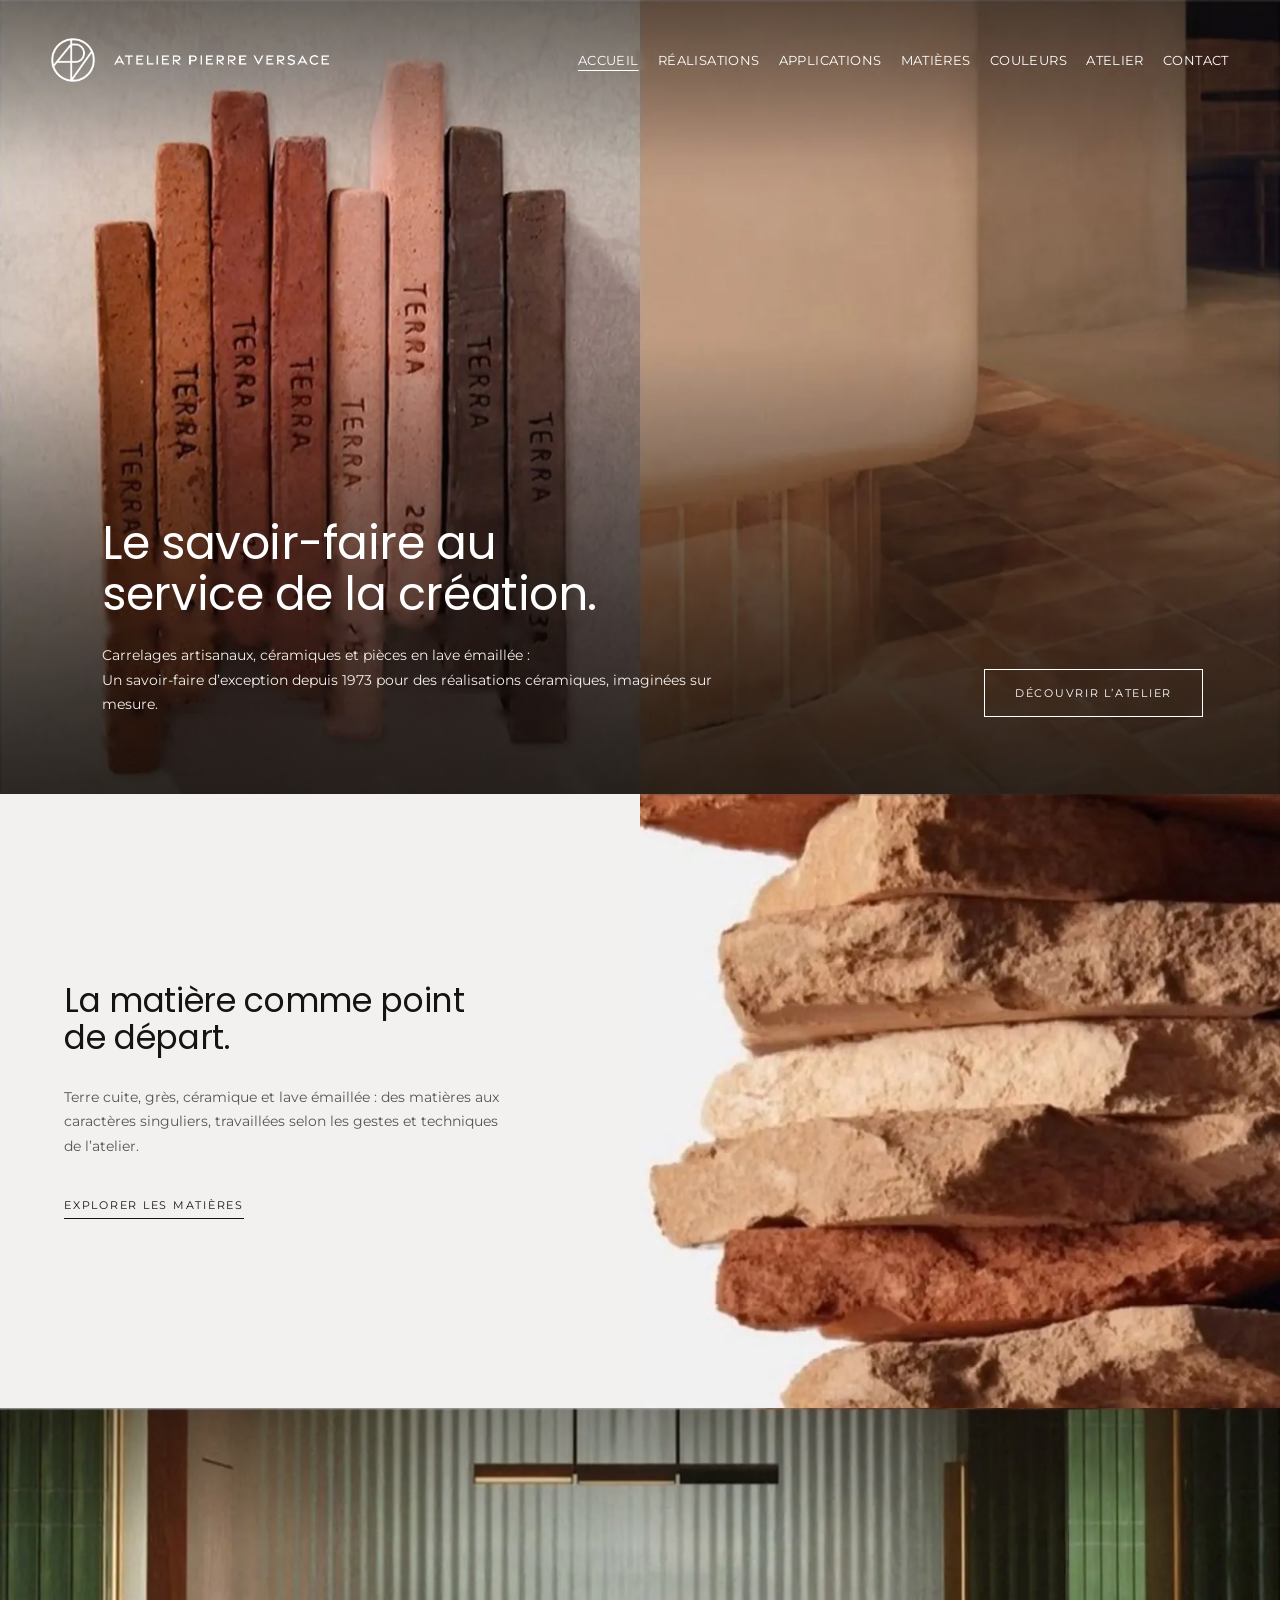
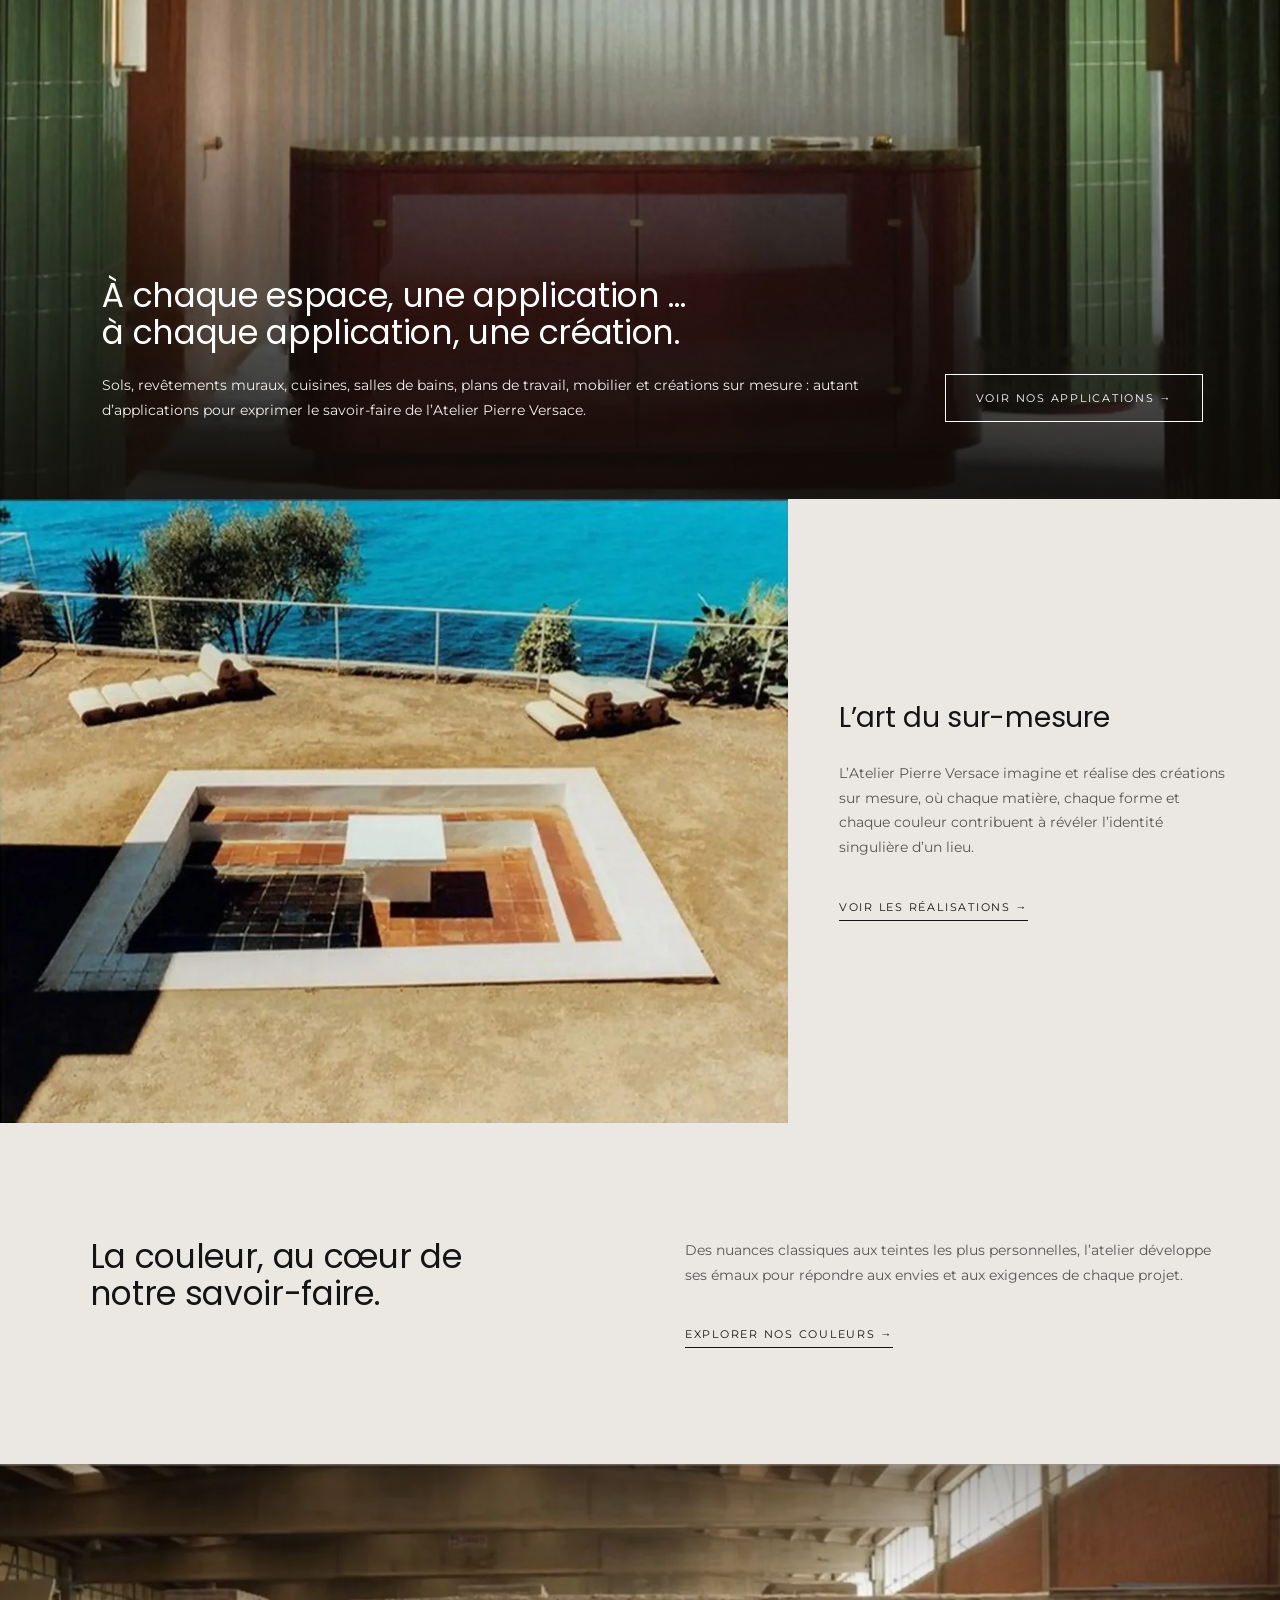
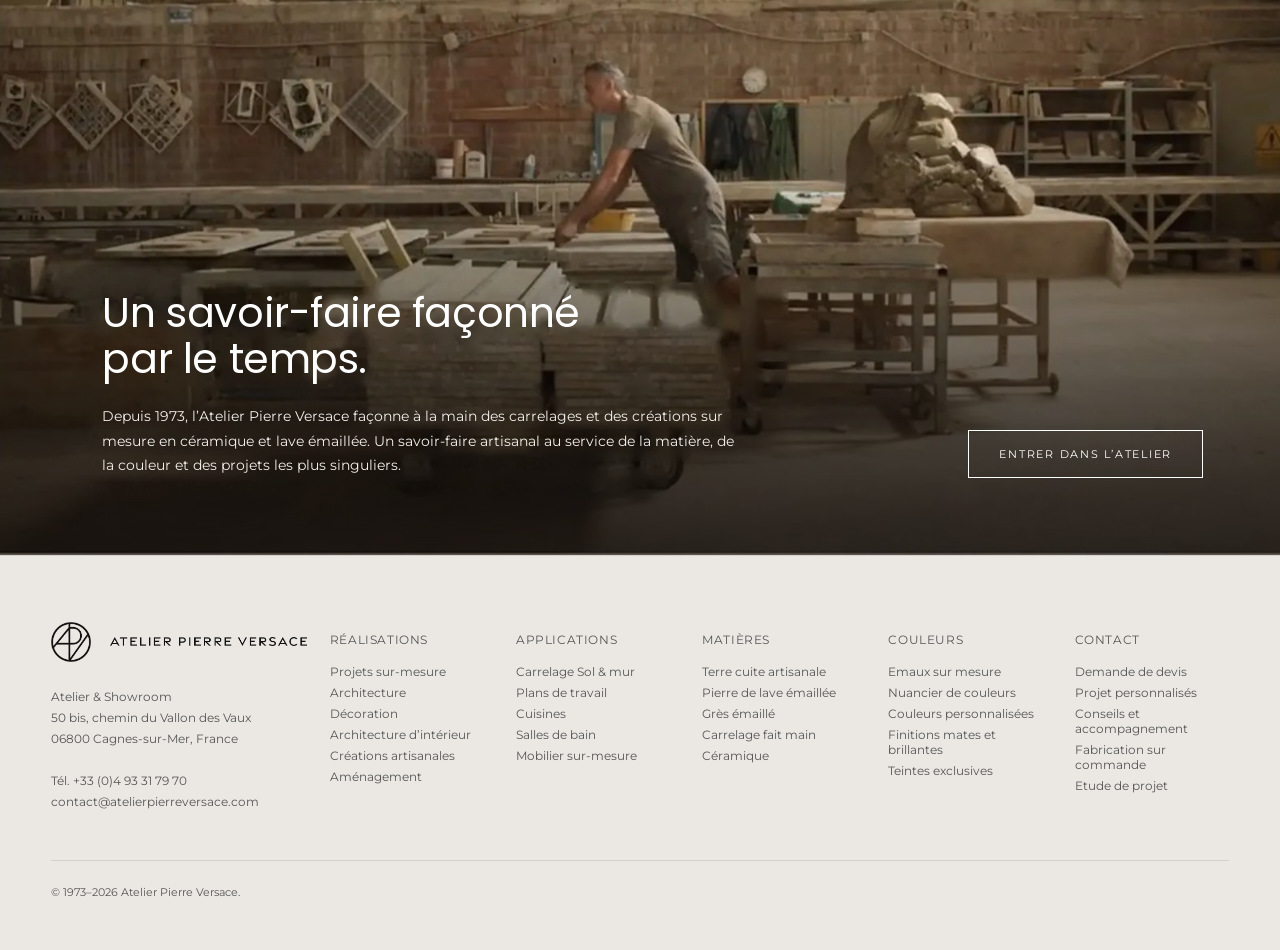
<file: index.html>
<!doctype html>
<html lang="fr">
<head>
<meta charset="utf-8">
<meta name="viewport" content="width=device-width, initial-scale=1">
<title>Atelier Pierre Versace | Carrelage artisanal et lave émaillée sur mesure, Cagnes-sur-Mer</title>
<meta name="description" content="Atelier céramique familial depuis 1973 à Cagnes-sur-Mer : carrelages artisanaux en terre cuite, grès, céramique et lave émaillée, créations sur mesure pour particuliers, architectes et décorateurs.">
<link rel="canonical" href="https://www.atelierpierreversace.com/">
<meta name="robots" content="index, follow, max-image-preview:large">
<meta name="theme-color" content="#EBE8E3">
<meta name="author" content="Atelier Pierre Versace">
<meta name="geo.region" content="FR-06">
<meta name="geo.placename" content="Cagnes-sur-Mer">
<meta property="og:type" content="website">
<meta property="og:locale" content="fr_FR">
<meta property="og:site_name" content="Atelier Pierre Versace">
<meta property="og:url" content="https://www.atelierpierreversace.com/">
<meta property="og:title" content="Atelier Pierre Versace | Carrelage artisanal et lave émaillée sur mesure, Cagnes-sur-Mer">
<meta property="og:description" content="Atelier céramique familial depuis 1973 à Cagnes-sur-Mer : carrelages artisanaux en terre cuite, grès, céramique et lave émaillée, créations sur mesure pour particuliers, architectes et décorateurs.">
<meta property="og:image" content="https://www.atelierpierreversace.com/assets/img/og-atelier-pierre-versace.jpg">
<meta property="og:image:width" content="1200">
<meta property="og:image:height" content="630">
<meta name="twitter:card" content="summary_large_image">
<link rel="icon" href="/favicon.ico" sizes="any">
<link rel="icon" type="image/png" sizes="32x32" href="/favicon-32.png">
<link rel="apple-touch-icon" href="/apple-touch-icon.png">
<link rel="manifest" href="/site.webmanifest">
<link rel="preload" href="/assets/fonts/poppins-400.woff2" as="font" type="font/woff2" crossorigin>
<link rel="preload" href="/assets/fonts/montserrat-400.woff2" as="font" type="font/woff2" crossorigin>
<link rel="stylesheet" href="/assets/css/site.css">
<script type="application/ld+json">
{
 "@context": "https://schema.org",
 "@graph": [
  {
   "@type": [
    "HomeAndConstructionBusiness",
    "LocalBusiness"
   ],
   "@id": "https://www.atelierpierreversace.com/#atelier",
   "name": "Atelier Pierre Versace",
   "url": "https://www.atelierpierreversace.com/",
   "logo": "https://www.atelierpierreversace.com/logo.png",
   "description": "Atelier céramique familial fondé en 1973 : carrelages artisanaux, terre cuite, grès, céramique et lave émaillée sur mesure.",
   "foundingDate": "1973",
   "founder": {
    "@type": "Person",
    "name": "Pierre Versace",
    "jobTitle": "Maître Artisan Céramiste"
   },
   "telephone": "+33 4 93 31 79 70",
   "email": "contact@atelierpierreversace.com",
   "address": {
    "@type": "PostalAddress",
    "streetAddress": "50 bis, chemin du Vallon des Vaux",
    "postalCode": "06800",
    "addressLocality": "Cagnes-sur-Mer",
    "addressRegion": "Provence-Alpes-Côte d'Azur",
    "addressCountry": "FR"
   },
   "areaServed": [
    "Côte d'Azur",
    "France"
   ],
   "award": "Label Entreprise du Patrimoine Vivant (EPV), 2008",
   "knowsAbout": [
    "terre cuite artisanale",
    "grès émaillé",
    "céramique émaillée",
    "pierre de lave émaillée",
    "émaux sur mesure",
    "carrelage fait main"
   ],
   "image": "https://www.atelierpierreversace.com/assets/img/og-atelier-pierre-versace.jpg",
   "sameAs": []
  },
  {
   "@type": "WebSite",
   "@id": "https://www.atelierpierreversace.com/#website",
   "name": "Atelier Pierre Versace",
   "url": "https://www.atelierpierreversace.com/",
   "inLanguage": "fr-FR",
   "publisher": {
    "@id": "https://www.atelierpierreversace.com/#atelier"
   }
  },
  {
   "@type": "WebPage",
   "url": "https://www.atelierpierreversace.com/",
   "name": "Atelier Pierre Versace | Carrelage artisanal et lave émaillée sur mesure, Cagnes-sur-Mer",
   "description": "Atelier céramique familial depuis 1973 à Cagnes-sur-Mer : carrelages artisanaux en terre cuite, grès, céramique et lave émaillée, créations sur mesure pour particuliers, architectes et décorateurs.",
   "inLanguage": "fr-FR",
   "isPartOf": {
    "@id": "https://www.atelierpierreversace.com/#website"
   },
   "about": {
    "@id": "https://www.atelierpierreversace.com/#atelier"
   }
  }
 ]
}
</script>
</head>
<body>
<a class="skip" href="#contenu">Aller au contenu</a>
<div class="apv">
<header class="site-h">
<a class="brand" href="/" aria-label="Atelier Pierre Versace, retour à l'accueil">
<img class="mono" src="/assets/img/logo-monogram-white.png" alt="" width="44" height="44">
<img class="word" src="/assets/img/logo-wordmark-white.png" alt="Atelier Pierre Versace" width="210" height="12">
</a>
<nav class="nav" aria-label="Navigation principale"><ul><li><a href="/" class="on" aria-current="page">Accueil</a></li><li><a href="/realisations/">Réalisations</a></li><li><a href="/applications/">Applications</a></li><li><a href="/matieres/">Matières</a></li><li><a href="/couleurs/">Couleurs</a></li><li><a href="/atelier/">Atelier</a></li><li><a href="/contact/">Contact</a></li></ul></nav>
<button class="burger" type="button" aria-label="Ouvrir le menu" aria-expanded="false" aria-controls="menu" data-menu-open><svg width="26" height="26" viewBox="0 0 24 24" fill="none" stroke="currentColor" stroke-width="1.4" aria-hidden="true"><path d="M3 7h18M3 12h18M3 17h18"></path></svg></button>
</header>
<div class="menu" id="menu" role="dialog" aria-modal="true" aria-label="Menu" hidden>
<div class="menu-top">
<a class="brand" href="/" aria-label="Accueil"><img class="mono" src="/assets/img/logo-monogram-white.png" alt="" width="44" height="44"></a>
<button class="burger" style="display: flex" type="button" aria-label="Fermer le menu" data-menu-close><svg width="26" height="26" viewBox="0 0 24 24" fill="none" stroke="currentColor" stroke-width="1.4" aria-hidden="true"><path d="M5 5l14 14M19 5L5 19"></path></svg></button>
</div>
<nav aria-label="Navigation mobile"><ul><li><a href="/" class="on" aria-current="page">Accueil</a></li><li><a href="/realisations/">Réalisations</a></li><li><a href="/applications/">Applications</a></li><li><a href="/matieres/">Matières</a></li><li><a href="/couleurs/">Couleurs</a></li><li><a href="/atelier/">Atelier</a></li><li><a href="/contact/">Contact</a></li></ul></nav>
<p>50 bis, chemin du Vallon des Vaux, 06800 Cagnes-sur-Mer<br><a href="tel:+33493317970">+33 (0)4 93 31 79 70</a></p>
</div>
<main id="contenu">
<section class="hero" aria-labelledby="hero-t">
<div class="duo">
<img src="/assets/img/briquettes-terre-cuite-artisanale-806.webp" srcset="/assets/img/briquettes-terre-cuite-artisanale-806.webp 806w" sizes="(max-width: 1020px) 100vw, 50vw" width="806" height="1030" decoding="async" alt="Échantillons de briquettes en terre cuite artisanale, nuances de rose à brun" fetchpriority="high">
<img src="/assets/img/banquette-sol-terre-cuite-emaillee-806.webp" srcset="/assets/img/banquette-sol-terre-cuite-emaillee-806.webp 806w" sizes="(max-width: 1020px) 100vw, 50vw" width="806" height="1030" decoding="async" alt="Banquette arrondie et sol en carreaux de terre cuite émaillée">
</div>
<div class="shade" aria-hidden="true"></div>
<div class="copy"><div class="txt"><h1 class="h" id="hero-t">Le savoir-faire au<br>service de la création.</h1>
<p>Carrelages artisanaux, céramiques et pièces en lave émaillée :<br>Un savoir-faire d’exception depuis 1973 pour des réalisations céramiques, imaginées sur mesure.</p></div>
<a class="btn" href="/atelier/">Découvrir l’atelier</a></div>
</section>

<section class="split" style="background: #F2F1EF" aria-labelledby="matiere-t">
<div style="display: flex; flex-direction: column; justify-content: center; padding: clamp(64px,7vw,120px) clamp(20px,5vw,72px)">
<h2 class="h" id="matiere-t" style="font-size: clamp(28px,2.6vw,40px)">La matière comme point<br>de départ.</h2>
<p class="muted" style="margin: 28px 0 0; max-width: 440px">Terre cuite, grès, céramique et lave émaillée : des matières aux caractères singuliers, travaillées selon les gestes et techniques de l’atelier.</p>
<a class="lnk" href="/matieres/" style="align-self: flex-start">Explorer les matières</a>
</div>
<figure class="media" style="min-height: clamp(360px,48vw,700px); background: #F2F1EF"><img src="/assets/img/matiere-terre-cuite-brute-876.webp" srcset="/assets/img/matiere-terre-cuite-brute-876.webp 876w" sizes="(max-width: 1020px) 100vw, 50vw" width="876" height="780" decoding="async" alt="Empilement de plaques de terre cuite brute aux tons ocre et rouge" loading="lazy"></figure>
</section>

<section class="full" aria-labelledby="appli-t">
<img class="bg" src="/assets/img/comptoir-lave-emaillee-bordeaux-carreaux-verts-1612.webp" srcset="/assets/img/comptoir-lave-emaillee-bordeaux-carreaux-verts-800.webp 800w, /assets/img/comptoir-lave-emaillee-bordeaux-carreaux-verts-1612.webp 1612w" sizes="100vw" width="1612" height="876" decoding="async" alt="Comptoir en lave émaillée bordeaux et murs en carreaux verts émaillés" loading="lazy">
<div class="shade" aria-hidden="true"></div>
<div class="copy"><div class="txt" style="max-width: 780px"><h2 class="h" id="appli-t" style="font-size: clamp(28px,2.6vw,40px)">À chaque espace, une application …<br>à chaque application, une création.</h2>
<p>Sols, revêtements muraux, cuisines, salles de bains, plans de travail, mobilier et créations sur mesure : autant d’applications pour exprimer le savoir-faire de l’Atelier Pierre Versace.</p></div>
<a class="btn" href="/applications/">Voir nos applications →</a></div>
</section>

<section class="split" style="grid-template-columns: minmax(0,1.6fr) minmax(0,1fr)" aria-labelledby="surmesure-t">
<figure class="media" style="min-height: clamp(360px,48vw,700px)"><img src="/assets/img/bassin-terre-cuite-lave-emaillee-terrasse-mer-990.webp" srcset="/assets/img/bassin-terre-cuite-lave-emaillee-terrasse-mer-990.webp 990w" sizes="(max-width: 1020px) 100vw, 50vw" width="990" height="784" decoding="async" alt="Bassin en carreaux de terre cuite et lave émaillée sur une terrasse face à la Méditerranée" loading="lazy"></figure>
<div style="display: flex; flex-direction: column; justify-content: center; padding: clamp(56px,6vw,100px) clamp(20px,4vw,56px)">
<h2 class="h" id="surmesure-t" style="font-size: clamp(26px,2.2vw,34px)">L’art du sur-mesure</h2>
<p class="muted" style="margin: 28px 0 0; max-width: 440px">L’Atelier Pierre Versace imagine et réalise des créations sur mesure, où chaque matière, chaque forme et chaque couleur contribuent à révéler l’identité singulière d’un lieu.</p>
<a class="lnk" href="/realisations/" style="align-self: flex-start">Voir les réalisations →</a>
</div>
</section>

<section class="band" aria-labelledby="couleur-t" style="padding-left: clamp(20px,7vw,104px)">
<h2 class="h" id="couleur-t">La couleur, au cœur de<br>notre savoir-faire.</h2>
<div><p class="muted">Des nuances classiques aux teintes les plus personnelles, l’atelier développe ses émaux pour répondre aux envies et aux exigences de chaque projet.</p>
<a class="lnk" href="/couleurs/">Explorer nos couleurs →</a></div>
</section>

<section class="full" aria-labelledby="temps-t">
<img class="bg" src="/assets/img/artisan-atelier-ceramique-cagnes-sur-mer-1612.webp" srcset="/assets/img/artisan-atelier-ceramique-cagnes-sur-mer-800.webp 800w, /assets/img/artisan-atelier-ceramique-cagnes-sur-mer-1612.webp 1612w" sizes="100vw" width="1612" height="854" decoding="async" alt="Artisan façonnant des carreaux à la main dans l’atelier de Cagnes-sur-Mer" loading="lazy">
<div class="shade" aria-hidden="true"></div>
<div class="copy"><div class="txt"><h2 class="h" id="temps-t" style="font-size: clamp(30px,3.2vw,48px)">Un savoir-faire façonné<br>par le temps.</h2>
<p>Depuis 1973, l’Atelier Pierre Versace façonne à la main des carrelages et des créations sur mesure en céramique et lave émaillée. Un savoir-faire artisanal au service de la matière, de la couleur et des projets les plus singuliers.</p></div>
<a class="btn" href="/atelier/">Entrer dans l’atelier</a></div>
</section>
</main>
<footer class="site-f">
<div class="f-grid">
<div class="f-brand">
<a class="brand" href="/" aria-label="Atelier Pierre Versace, accueil">
<img class="mono" src="/assets/img/logo-monogram-black.png" alt="Monogramme Atelier Pierre Versace" width="40" height="40">
<img class="word" src="/assets/img/logo-wordmark-black.png" alt="Atelier Pierre Versace" width="192" height="11">
</a>
<address>Atelier &amp; Showroom<br>50 bis, chemin du Vallon des Vaux<br>06800 Cagnes-sur-Mer, France<br><br>Tél. <a href="tel:+33493317970">+33 (0)4 93 31 79 70</a><br><a href="mailto:contact@atelierpierreversace.com">contact@atelierpierreversace.com</a></address>
</div>
<div class="f-col"><h3>Réalisations</h3><ul><li><a href="/realisations/">Projets sur-mesure</a></li><li><a href="/realisations/">Architecture</a></li><li><a href="/realisations/">Décoration</a></li><li><a href="/realisations/">Architecture d’intérieur</a></li><li><a href="/realisations/">Créations artisanales</a></li><li><a href="/realisations/">Aménagement</a></li></ul></div>
<div class="f-col"><h3>Applications</h3><ul><li><a href="/applications/">Carrelage Sol &amp; mur</a></li><li><a href="/applications/">Plans de travail</a></li><li><a href="/applications/">Cuisines</a></li><li><a href="/applications/">Salles de bain</a></li><li><a href="/applications/">Mobilier sur-mesure</a></li></ul></div>
<div class="f-col"><h3>Matières</h3><ul><li><a href="/matieres/">Terre cuite artisanale</a></li><li><a href="/matieres/">Pierre de lave émaillée</a></li><li><a href="/matieres/">Grès émaillé</a></li><li><a href="/matieres/">Carrelage fait main</a></li><li><a href="/matieres/">Céramique</a></li></ul></div>
<div class="f-col"><h3>Couleurs</h3><ul><li><a href="/couleurs/">Emaux sur mesure</a></li><li><a href="/couleurs/">Nuancier de couleurs</a></li><li><a href="/couleurs/">Couleurs personnalisées</a></li><li><a href="/couleurs/">Finitions mates et brillantes</a></li><li><a href="/couleurs/">Teintes exclusives</a></li></ul></div>
<div class="f-col"><h3>Contact</h3><ul><li><a href="/contact/">Demande de devis</a></li><li><a href="/contact/">Projet personnalisés</a></li><li><a href="/contact/">Conseils et accompagnement</a></li><li><a href="/contact/">Fabrication sur commande</a></li><li><a href="/contact/">Etude de projet</a></li></ul></div>
</div>
<p class="f-bot">© 1973–2026 Atelier Pierre Versace.</p>
</footer>
</div>
<script src="/assets/js/main.js" defer></script>
</body>
</html>
</file>
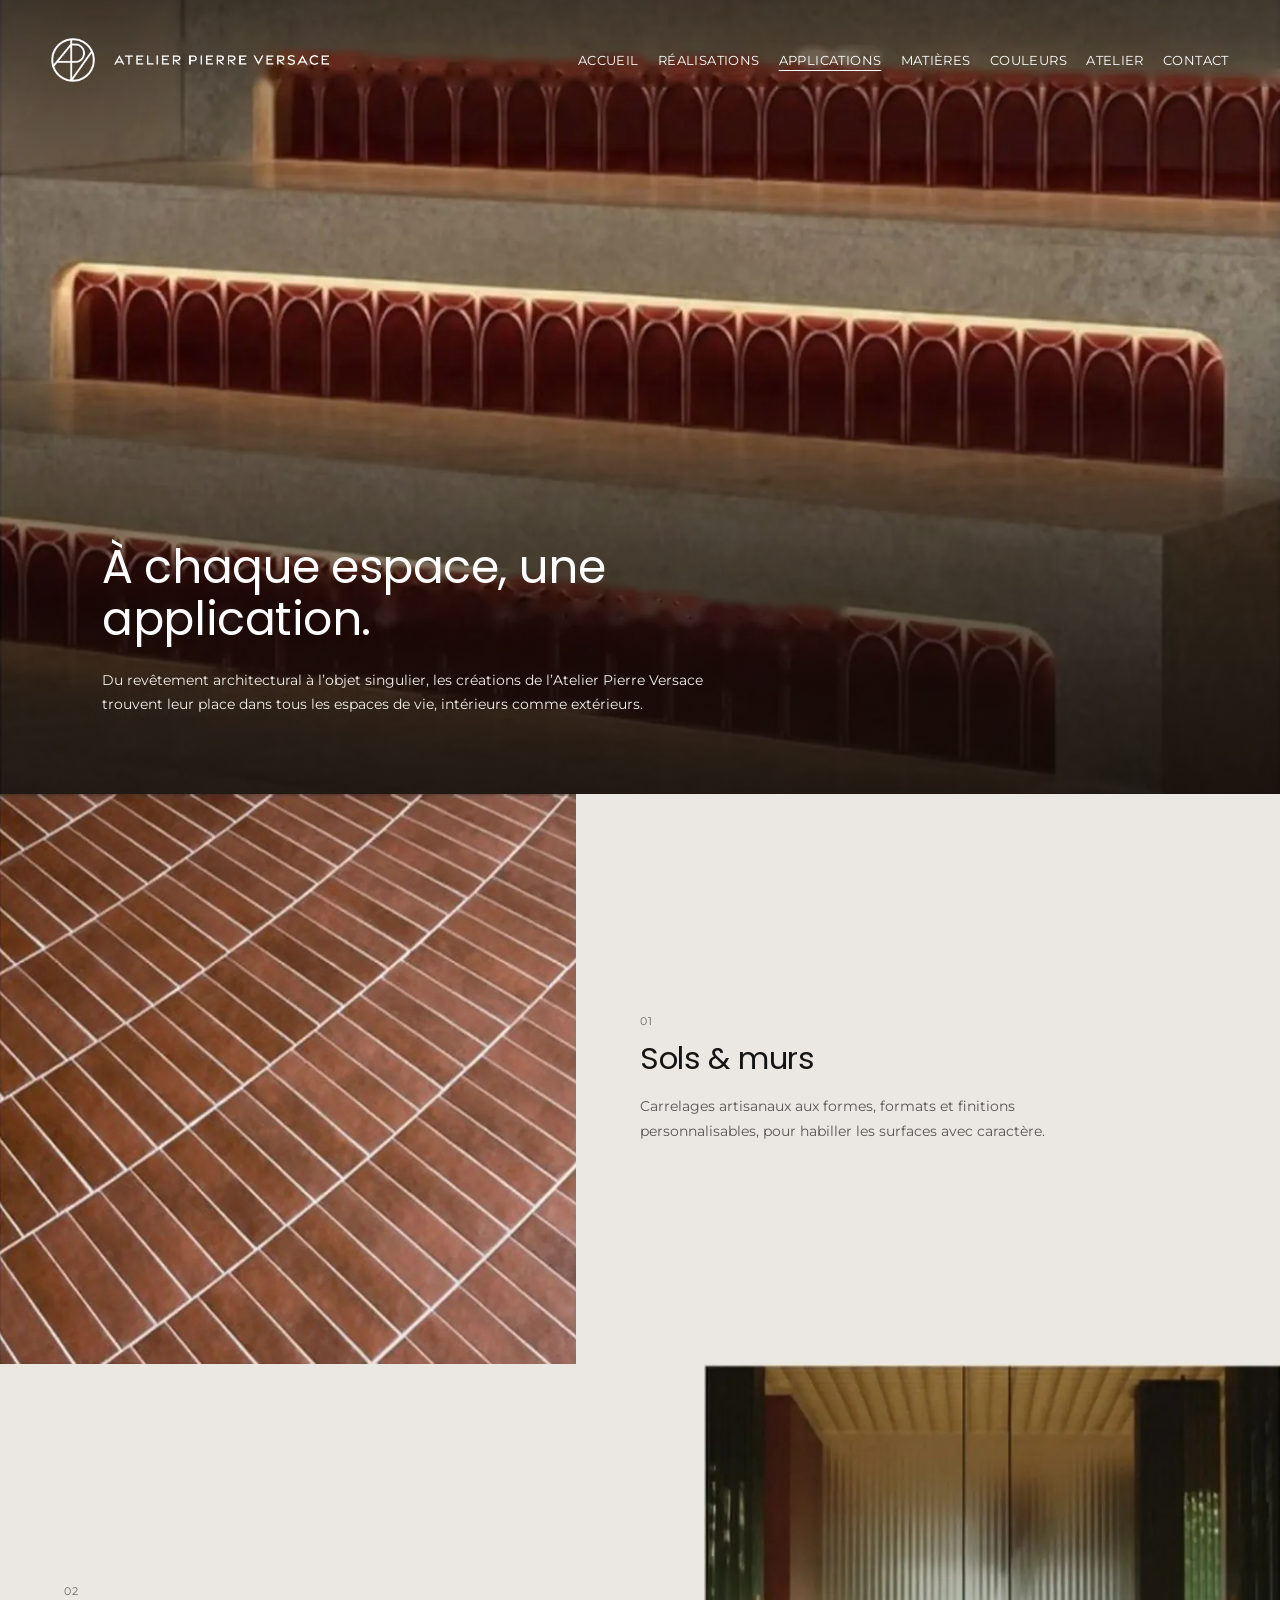
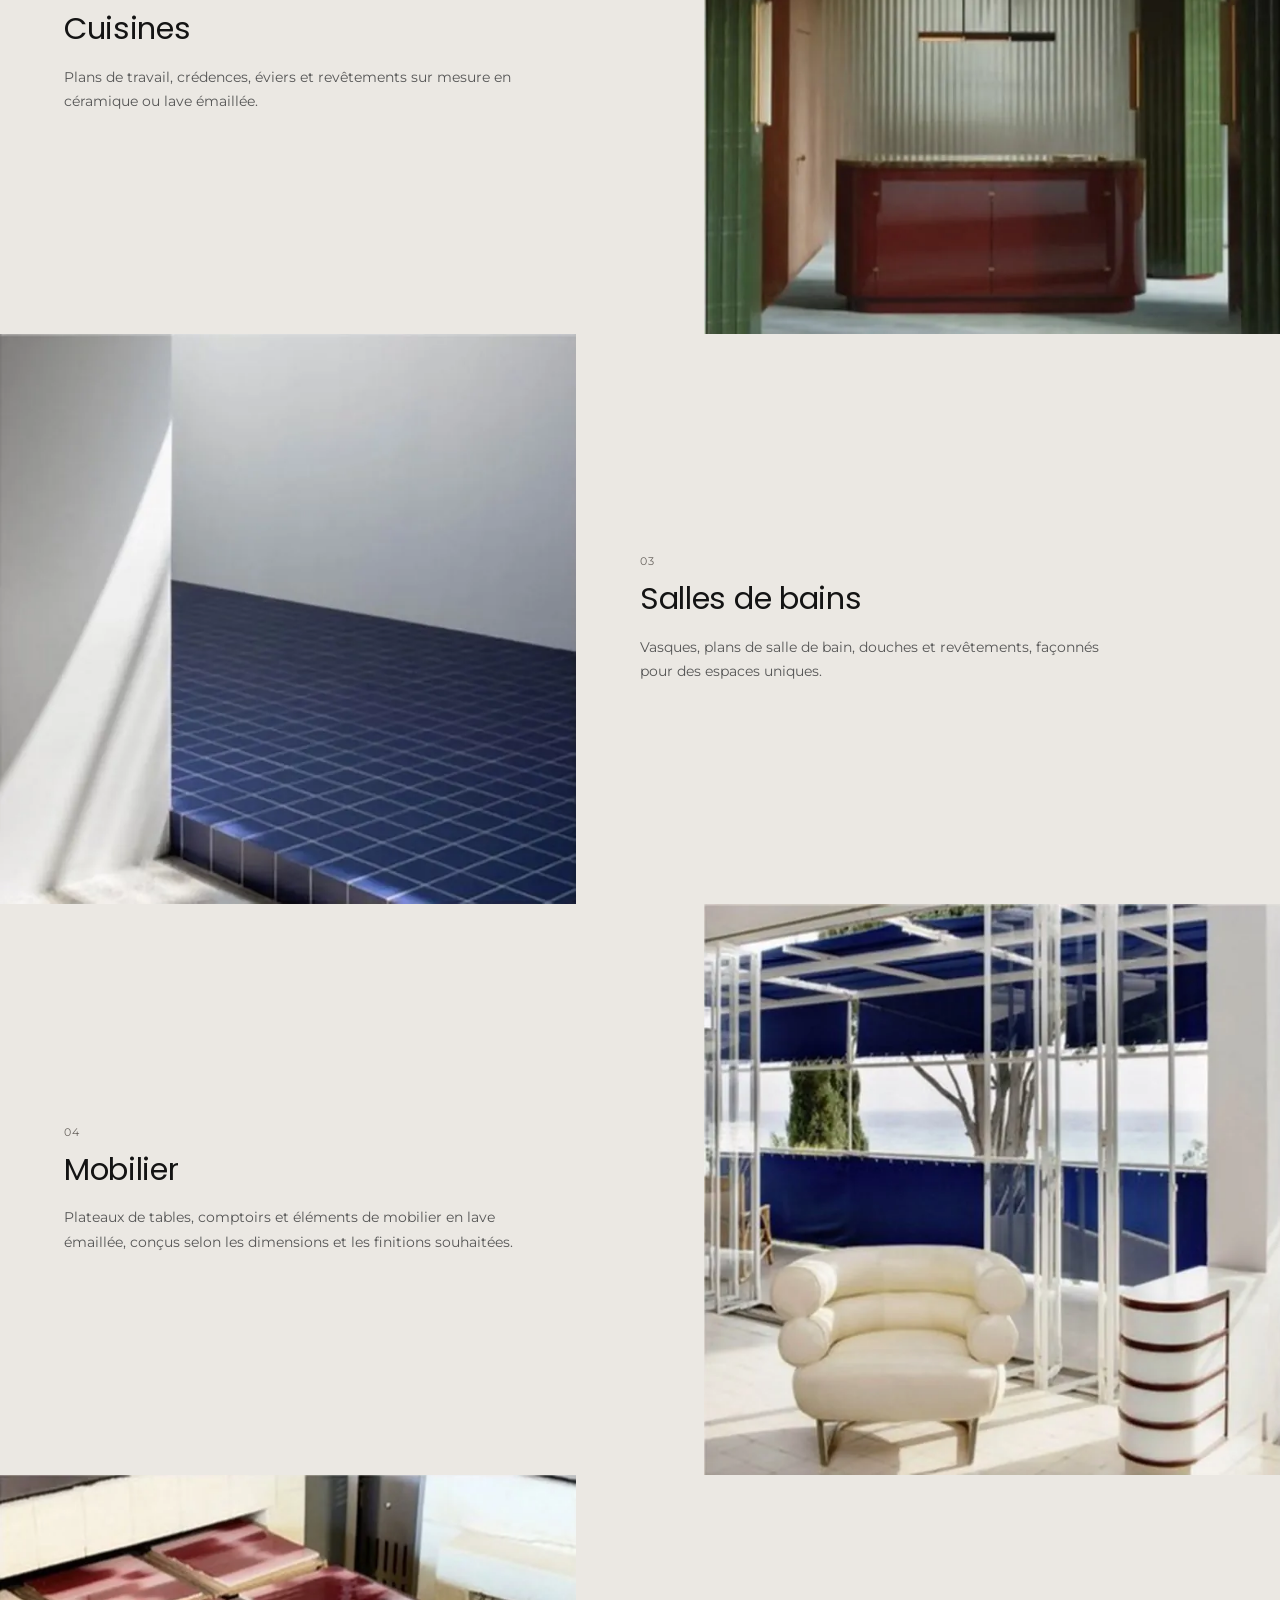
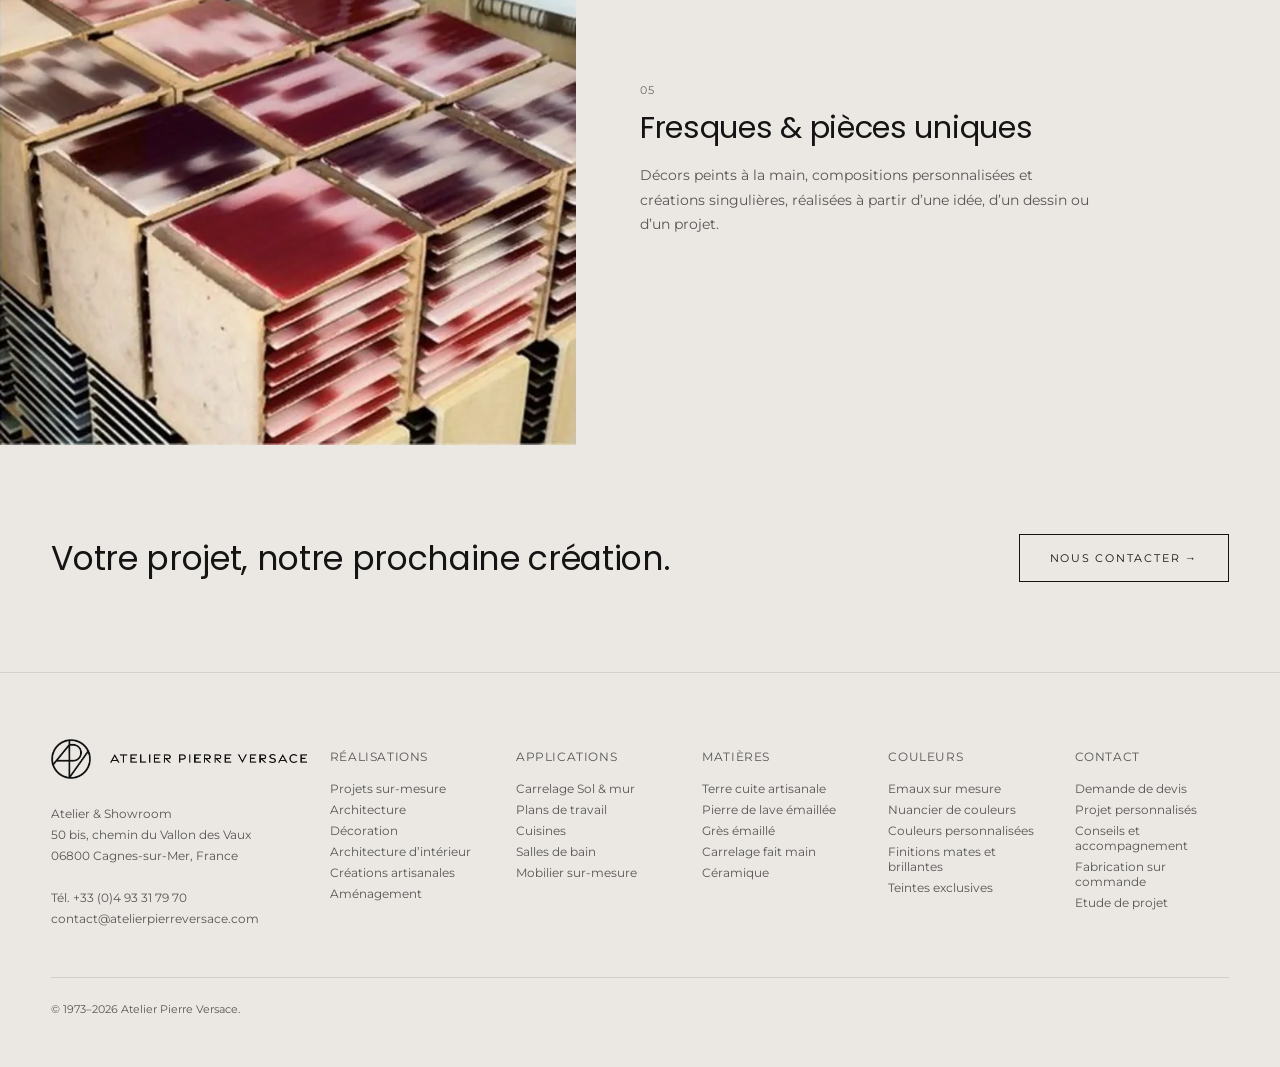
<file: applications/index.html>
<!doctype html>
<html lang="fr">
<head>
<meta charset="utf-8">
<meta name="viewport" content="width=device-width, initial-scale=1">
<title>Applications : sols, cuisines, salles de bains, mobilier | Atelier Pierre Versace</title>
<meta name="description" content="Sols et murs, plans de travail de cuisine, salles de bains, mobilier en lave émaillée, fresques et pièces uniques : les applications des créations céramiques de l'Atelier Pierre Versace.">
<link rel="canonical" href="https://www.atelierpierreversace.com/applications/">
<meta name="robots" content="index, follow, max-image-preview:large">
<meta name="theme-color" content="#EBE8E3">
<meta name="author" content="Atelier Pierre Versace">
<meta name="geo.region" content="FR-06">
<meta name="geo.placename" content="Cagnes-sur-Mer">
<meta property="og:type" content="website">
<meta property="og:locale" content="fr_FR">
<meta property="og:site_name" content="Atelier Pierre Versace">
<meta property="og:url" content="https://www.atelierpierreversace.com/applications/">
<meta property="og:title" content="Applications : sols, cuisines, salles de bains, mobilier | Atelier Pierre Versace">
<meta property="og:description" content="Sols et murs, plans de travail de cuisine, salles de bains, mobilier en lave émaillée, fresques et pièces uniques : les applications des créations céramiques de l'Atelier Pierre Versace.">
<meta property="og:image" content="https://www.atelierpierreversace.com/assets/img/og-atelier-pierre-versace.jpg">
<meta property="og:image:width" content="1200">
<meta property="og:image:height" content="630">
<meta name="twitter:card" content="summary_large_image">
<link rel="icon" href="/favicon.ico" sizes="any">
<link rel="icon" type="image/png" sizes="32x32" href="/favicon-32.png">
<link rel="apple-touch-icon" href="/apple-touch-icon.png">
<link rel="manifest" href="/site.webmanifest">
<link rel="preload" href="/assets/fonts/poppins-400.woff2" as="font" type="font/woff2" crossorigin>
<link rel="preload" href="/assets/fonts/montserrat-400.woff2" as="font" type="font/woff2" crossorigin>
<link rel="stylesheet" href="/assets/css/site.css">
<script type="application/ld+json">
{
 "@context": "https://schema.org",
 "@graph": [
  {
   "@type": [
    "HomeAndConstructionBusiness",
    "LocalBusiness"
   ],
   "@id": "https://www.atelierpierreversace.com/#atelier",
   "name": "Atelier Pierre Versace",
   "url": "https://www.atelierpierreversace.com/",
   "logo": "https://www.atelierpierreversace.com/logo.png",
   "description": "Atelier céramique familial fondé en 1973 : carrelages artisanaux, terre cuite, grès, céramique et lave émaillée sur mesure.",
   "foundingDate": "1973",
   "founder": {
    "@type": "Person",
    "name": "Pierre Versace",
    "jobTitle": "Maître Artisan Céramiste"
   },
   "telephone": "+33 4 93 31 79 70",
   "email": "contact@atelierpierreversace.com",
   "address": {
    "@type": "PostalAddress",
    "streetAddress": "50 bis, chemin du Vallon des Vaux",
    "postalCode": "06800",
    "addressLocality": "Cagnes-sur-Mer",
    "addressRegion": "Provence-Alpes-Côte d'Azur",
    "addressCountry": "FR"
   },
   "areaServed": [
    "Côte d'Azur",
    "France"
   ],
   "award": "Label Entreprise du Patrimoine Vivant (EPV), 2008",
   "knowsAbout": [
    "terre cuite artisanale",
    "grès émaillé",
    "céramique émaillée",
    "pierre de lave émaillée",
    "émaux sur mesure",
    "carrelage fait main"
   ],
   "image": "https://www.atelierpierreversace.com/assets/img/og-atelier-pierre-versace.jpg",
   "sameAs": []
  },
  {
   "@type": "WebSite",
   "@id": "https://www.atelierpierreversace.com/#website",
   "name": "Atelier Pierre Versace",
   "url": "https://www.atelierpierreversace.com/",
   "inLanguage": "fr-FR",
   "publisher": {
    "@id": "https://www.atelierpierreversace.com/#atelier"
   }
  },
  {
   "@type": "WebPage",
   "url": "https://www.atelierpierreversace.com/applications/",
   "name": "Applications : sols, cuisines, salles de bains, mobilier | Atelier Pierre Versace",
   "description": "Sols et murs, plans de travail de cuisine, salles de bains, mobilier en lave émaillée, fresques et pièces uniques : les applications des créations céramiques de l'Atelier Pierre Versace.",
   "inLanguage": "fr-FR",
   "isPartOf": {
    "@id": "https://www.atelierpierreversace.com/#website"
   },
   "about": {
    "@id": "https://www.atelierpierreversace.com/#atelier"
   }
  },
  {
   "@type": "BreadcrumbList",
   "itemListElement": [
    {
     "@type": "ListItem",
     "position": 1,
     "name": "Accueil",
     "item": "https://www.atelierpierreversace.com/"
    },
    {
     "@type": "ListItem",
     "position": 2,
     "name": "Applications",
     "item": "https://www.atelierpierreversace.com/applications/"
    }
   ]
  }
 ]
}
</script>
</head>
<body>
<a class="skip" href="#contenu">Aller au contenu</a>
<div class="apv">
<header class="site-h">
<a class="brand" href="/" aria-label="Atelier Pierre Versace, retour à l'accueil">
<img class="mono" src="/assets/img/logo-monogram-white.png" alt="" width="44" height="44">
<img class="word" src="/assets/img/logo-wordmark-white.png" alt="Atelier Pierre Versace" width="210" height="12">
</a>
<nav class="nav" aria-label="Navigation principale"><ul><li><a href="/">Accueil</a></li><li><a href="/realisations/">Réalisations</a></li><li><a href="/applications/" class="on" aria-current="page">Applications</a></li><li><a href="/matieres/">Matières</a></li><li><a href="/couleurs/">Couleurs</a></li><li><a href="/atelier/">Atelier</a></li><li><a href="/contact/">Contact</a></li></ul></nav>
<button class="burger" type="button" aria-label="Ouvrir le menu" aria-expanded="false" aria-controls="menu" data-menu-open><svg width="26" height="26" viewBox="0 0 24 24" fill="none" stroke="currentColor" stroke-width="1.4" aria-hidden="true"><path d="M3 7h18M3 12h18M3 17h18"></path></svg></button>
</header>
<div class="menu" id="menu" role="dialog" aria-modal="true" aria-label="Menu" hidden>
<div class="menu-top">
<a class="brand" href="/" aria-label="Accueil"><img class="mono" src="/assets/img/logo-monogram-white.png" alt="" width="44" height="44"></a>
<button class="burger" style="display: flex" type="button" aria-label="Fermer le menu" data-menu-close><svg width="26" height="26" viewBox="0 0 24 24" fill="none" stroke="currentColor" stroke-width="1.4" aria-hidden="true"><path d="M5 5l14 14M19 5L5 19"></path></svg></button>
</div>
<nav aria-label="Navigation mobile"><ul><li><a href="/">Accueil</a></li><li><a href="/realisations/">Réalisations</a></li><li><a href="/applications/" class="on" aria-current="page">Applications</a></li><li><a href="/matieres/">Matières</a></li><li><a href="/couleurs/">Couleurs</a></li><li><a href="/atelier/">Atelier</a></li><li><a href="/contact/">Contact</a></li></ul></nav>
<p>50 bis, chemin du Vallon des Vaux, 06800 Cagnes-sur-Mer<br><a href="tel:+33493317970">+33 (0)4 93 31 79 70</a></p>
</div>
<main id="contenu">
<section class="hero" aria-labelledby="hero-t">
<img class="bg" src="/assets/img/escalier-carreaux-emailles-rouges-arcades-1570.webp" srcset="/assets/img/escalier-carreaux-emailles-rouges-arcades-800.webp 800w, /assets/img/escalier-carreaux-emailles-rouges-arcades-1570.webp 1570w" sizes="100vw" width="1570" height="1004" decoding="async" alt="Marches d’escalier rehaussées de carreaux émaillés rouges à motif d’arcades, éclairées" fetchpriority="high">
<div class="shade" aria-hidden="true"></div>
<div class="copy"><div class="txt"><h1 class="h" id="hero-t">À chaque espace, une application.</h1><p>Du revêtement architectural à l’objet singulier, les créations de l’Atelier Pierre Versace trouvent leur place dans tous les espaces de vie, intérieurs comme extérieurs.</p></div></div>
</section>
<div style="display: flex; flex-direction: column">
<article class="split" style="grid-template-columns: minmax(0,0.9fr) minmax(0,1.1fr)"><figure class="media" style="aspect-ratio: 1 / 0.99"><img src="/assets/img/sol-carreaux-terre-cuite-diagonale-706.webp" srcset="/assets/img/sol-carreaux-terre-cuite-diagonale-706.webp 706w" sizes="(max-width: 1020px) 100vw, 50vw" width="706" height="696" decoding="async" alt="Sol en carreaux rectangulaires de terre cuite posés en diagonale" loading="lazy"></figure><div style="display: flex; flex-direction: column; justify-content: center; padding: clamp(40px,5vw,80px) clamp(20px,5vw,72px)"><p style="margin: 0 0 14px; font-size: 11px; letter-spacing: .08em; color: #6A6560">01</p><h2 class="h" style="font-size: clamp(26px,2.4vw,36px)">Sols &amp; murs</h2><p class="muted" style="margin: 18px 0 0; max-width: 460px">Carrelages artisanaux aux formes, formats et finitions personnalisables, pour habiller les surfaces avec caractère.</p></div></article>
<article class="split app-r" style="grid-template-columns: minmax(0,1.1fr) minmax(0,0.9fr)"><div style="display: flex; flex-direction: column; justify-content: center; padding: clamp(40px,5vw,80px) clamp(20px,5vw,72px)"><p style="margin: 0 0 14px; font-size: 11px; letter-spacing: .08em; color: #6A6560">02</p><h2 class="h" style="font-size: clamp(26px,2.4vw,36px)">Cuisines</h2><p class="muted" style="margin: 18px 0 0; max-width: 460px">Plans de travail, crédences, éviers et revêtements sur mesure en céramique ou lave émaillée.</p></div><figure class="media" style="aspect-ratio: 1 / 0.99"><img src="/assets/img/cuisine-ilot-lave-emaillee-bordeaux-708.webp" srcset="/assets/img/cuisine-ilot-lave-emaillee-bordeaux-708.webp 708w" sizes="(max-width: 1020px) 100vw, 50vw" width="708" height="700" decoding="async" alt="Îlot de cuisine en lave émaillée bordeaux entre deux murs de carreaux verts" loading="lazy"></figure></article>
<article class="split" style="grid-template-columns: minmax(0,0.9fr) minmax(0,1.1fr)"><figure class="media" style="aspect-ratio: 1 / 0.99"><img src="/assets/img/salle-de-bain-douche-carreaux-bleus-706.webp" srcset="/assets/img/salle-de-bain-douche-carreaux-bleus-706.webp 706w" sizes="(max-width: 1020px) 100vw, 50vw" width="706" height="698" decoding="async" alt="Receveur de douche en carreaux émaillés bleu outremer" loading="lazy"></figure><div style="display: flex; flex-direction: column; justify-content: center; padding: clamp(40px,5vw,80px) clamp(20px,5vw,72px)"><p style="margin: 0 0 14px; font-size: 11px; letter-spacing: .08em; color: #6A6560">03</p><h2 class="h" style="font-size: clamp(26px,2.4vw,36px)">Salles de bains</h2><p class="muted" style="margin: 18px 0 0; max-width: 460px">Vasques, plans de salle de bain, douches et revêtements, façonnés pour des espaces uniques.</p></div></article>
<article class="split app-r" style="grid-template-columns: minmax(0,1.1fr) minmax(0,0.9fr)"><div style="display: flex; flex-direction: column; justify-content: center; padding: clamp(40px,5vw,80px) clamp(20px,5vw,72px)"><p style="margin: 0 0 14px; font-size: 11px; letter-spacing: .08em; color: #6A6560">04</p><h2 class="h" style="font-size: clamp(26px,2.4vw,36px)">Mobilier</h2><p class="muted" style="margin: 18px 0 0; max-width: 460px">Plateaux de tables, comptoirs et éléments de mobilier en lave émaillée, conçus selon les dimensions et les finitions souhaitées.</p></div><figure class="media" style="aspect-ratio: 1 / 0.99"><img src="/assets/img/mobilier-lave-emaillee-terrasse-708.webp" srcset="/assets/img/mobilier-lave-emaillee-terrasse-708.webp 708w" sizes="(max-width: 1020px) 100vw, 50vw" width="708" height="698" decoding="async" alt="Fauteuil crème et meuble cylindrique en lave émaillée sur une terrasse en bord de mer" loading="lazy"></figure></article>
<article class="split" style="grid-template-columns: minmax(0,0.9fr) minmax(0,1.1fr)"><figure class="media" style="aspect-ratio: 1 / 0.99"><img src="/assets/img/carreaux-emailles-pieces-uniques-four-706.webp" srcset="/assets/img/carreaux-emailles-pieces-uniques-four-706.webp 706w" sizes="(max-width: 1020px) 100vw, 50vw" width="706" height="700" decoding="async" alt="Carreaux émaillés rouge et violet en sortie de four, empilés sur leurs supports" loading="lazy"></figure><div style="display: flex; flex-direction: column; justify-content: center; padding: clamp(40px,5vw,80px) clamp(20px,5vw,72px)"><p style="margin: 0 0 14px; font-size: 11px; letter-spacing: .08em; color: #6A6560">05</p><h2 class="h" style="font-size: clamp(26px,2.4vw,36px)">Fresques &amp; pièces uniques</h2><p class="muted" style="margin: 18px 0 0; max-width: 460px">Décors peints à la main, compositions personnalisées et créations singulières, réalisées à partir d’une idée, d’un dessin ou d’un projet.</p></div></article>
</div>
<section aria-labelledby="cta-t" style="display: flex; align-items: center; justify-content: space-between; gap: 32px; flex-wrap: wrap; padding: clamp(64px,7vw,110px) clamp(20px,4vw,56px)">
<h2 class="h" id="cta-t" style="font-size: clamp(26px,2.6vw,40px)">Votre projet, notre prochaine création.</h2>
<a class="btn dk" href="/contact/">Nous contacter →</a>
</section>
</main>
<footer class="site-f">
<div class="f-grid">
<div class="f-brand">
<a class="brand" href="/" aria-label="Atelier Pierre Versace, accueil">
<img class="mono" src="/assets/img/logo-monogram-black.png" alt="Monogramme Atelier Pierre Versace" width="40" height="40">
<img class="word" src="/assets/img/logo-wordmark-black.png" alt="Atelier Pierre Versace" width="192" height="11">
</a>
<address>Atelier &amp; Showroom<br>50 bis, chemin du Vallon des Vaux<br>06800 Cagnes-sur-Mer, France<br><br>Tél. <a href="tel:+33493317970">+33 (0)4 93 31 79 70</a><br><a href="mailto:contact@atelierpierreversace.com">contact@atelierpierreversace.com</a></address>
</div>
<div class="f-col"><h3>Réalisations</h3><ul><li><a href="/realisations/">Projets sur-mesure</a></li><li><a href="/realisations/">Architecture</a></li><li><a href="/realisations/">Décoration</a></li><li><a href="/realisations/">Architecture d’intérieur</a></li><li><a href="/realisations/">Créations artisanales</a></li><li><a href="/realisations/">Aménagement</a></li></ul></div>
<div class="f-col"><h3>Applications</h3><ul><li><a href="/applications/">Carrelage Sol &amp; mur</a></li><li><a href="/applications/">Plans de travail</a></li><li><a href="/applications/">Cuisines</a></li><li><a href="/applications/">Salles de bain</a></li><li><a href="/applications/">Mobilier sur-mesure</a></li></ul></div>
<div class="f-col"><h3>Matières</h3><ul><li><a href="/matieres/">Terre cuite artisanale</a></li><li><a href="/matieres/">Pierre de lave émaillée</a></li><li><a href="/matieres/">Grès émaillé</a></li><li><a href="/matieres/">Carrelage fait main</a></li><li><a href="/matieres/">Céramique</a></li></ul></div>
<div class="f-col"><h3>Couleurs</h3><ul><li><a href="/couleurs/">Emaux sur mesure</a></li><li><a href="/couleurs/">Nuancier de couleurs</a></li><li><a href="/couleurs/">Couleurs personnalisées</a></li><li><a href="/couleurs/">Finitions mates et brillantes</a></li><li><a href="/couleurs/">Teintes exclusives</a></li></ul></div>
<div class="f-col"><h3>Contact</h3><ul><li><a href="/contact/">Demande de devis</a></li><li><a href="/contact/">Projet personnalisés</a></li><li><a href="/contact/">Conseils et accompagnement</a></li><li><a href="/contact/">Fabrication sur commande</a></li><li><a href="/contact/">Etude de projet</a></li></ul></div>
</div>
<p class="f-bot">© 1973–2026 Atelier Pierre Versace.</p>
</footer>
</div>
<script src="/assets/js/main.js" defer></script>
</body>
</html>
</file>
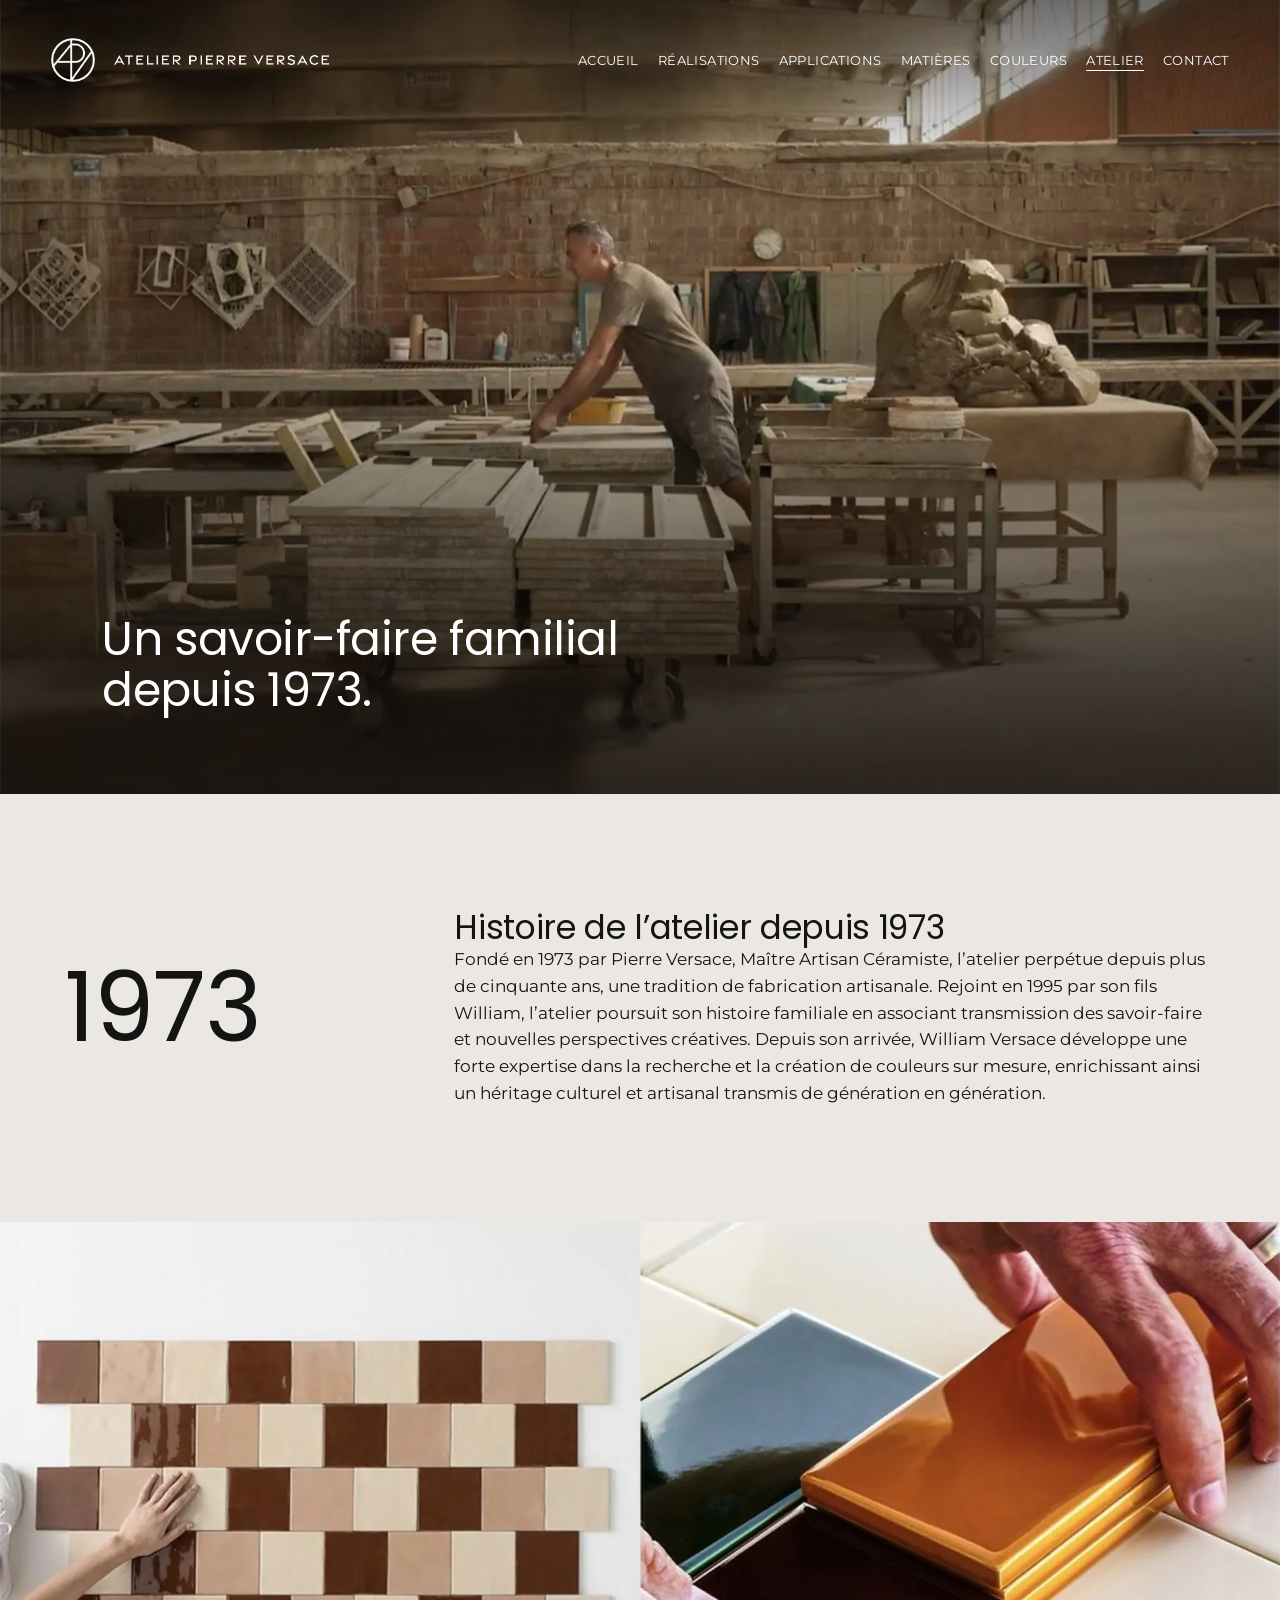
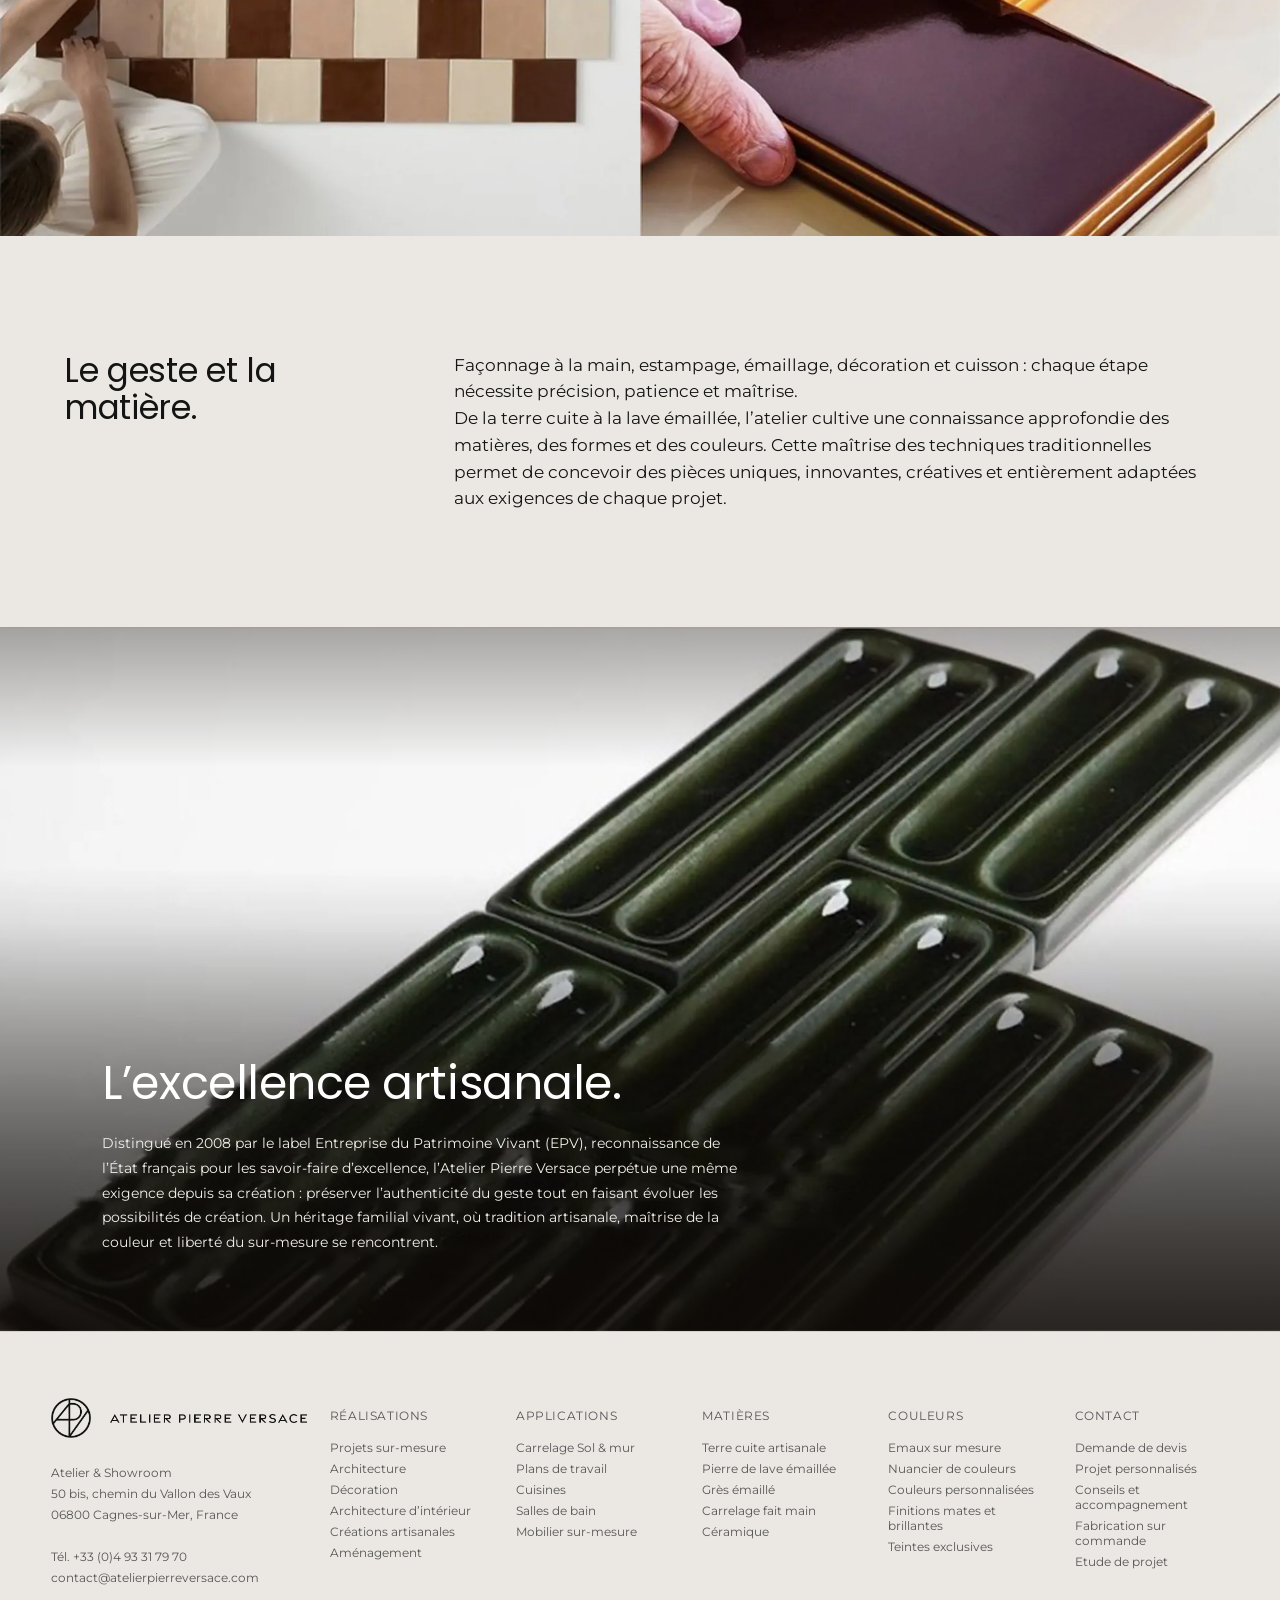
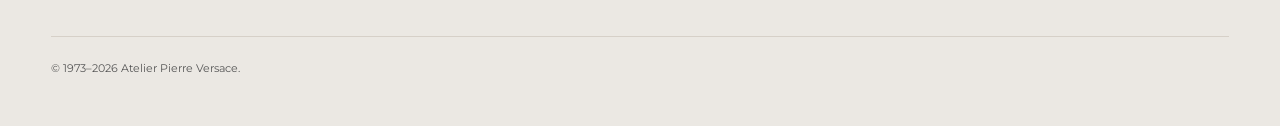
<file: atelier/index.html>
<!doctype html>
<html lang="fr">
<head>
<meta charset="utf-8">
<meta name="viewport" content="width=device-width, initial-scale=1">
<title>L'atelier, savoir-faire familial depuis 1973 | Atelier Pierre Versace</title>
<meta name="description" content="Fondé en 1973 par Pierre Versace, Maître Artisan Céramiste, et labellisé Entreprise du Patrimoine Vivant depuis 2008 : l'histoire et le savoir-faire de l'atelier de Cagnes-sur-Mer.">
<link rel="canonical" href="https://www.atelierpierreversace.com/atelier/">
<meta name="robots" content="index, follow, max-image-preview:large">
<meta name="theme-color" content="#EBE8E3">
<meta name="author" content="Atelier Pierre Versace">
<meta name="geo.region" content="FR-06">
<meta name="geo.placename" content="Cagnes-sur-Mer">
<meta property="og:type" content="website">
<meta property="og:locale" content="fr_FR">
<meta property="og:site_name" content="Atelier Pierre Versace">
<meta property="og:url" content="https://www.atelierpierreversace.com/atelier/">
<meta property="og:title" content="L'atelier, savoir-faire familial depuis 1973 | Atelier Pierre Versace">
<meta property="og:description" content="Fondé en 1973 par Pierre Versace, Maître Artisan Céramiste, et labellisé Entreprise du Patrimoine Vivant depuis 2008 : l'histoire et le savoir-faire de l'atelier de Cagnes-sur-Mer.">
<meta property="og:image" content="https://www.atelierpierreversace.com/assets/img/og-atelier-pierre-versace.jpg">
<meta property="og:image:width" content="1200">
<meta property="og:image:height" content="630">
<meta name="twitter:card" content="summary_large_image">
<link rel="icon" href="/favicon.ico" sizes="any">
<link rel="icon" type="image/png" sizes="32x32" href="/favicon-32.png">
<link rel="apple-touch-icon" href="/apple-touch-icon.png">
<link rel="manifest" href="/site.webmanifest">
<link rel="preload" href="/assets/fonts/poppins-400.woff2" as="font" type="font/woff2" crossorigin>
<link rel="preload" href="/assets/fonts/montserrat-400.woff2" as="font" type="font/woff2" crossorigin>
<link rel="stylesheet" href="/assets/css/site.css">
<script type="application/ld+json">
{
 "@context": "https://schema.org",
 "@graph": [
  {
   "@type": [
    "HomeAndConstructionBusiness",
    "LocalBusiness"
   ],
   "@id": "https://www.atelierpierreversace.com/#atelier",
   "name": "Atelier Pierre Versace",
   "url": "https://www.atelierpierreversace.com/",
   "logo": "https://www.atelierpierreversace.com/logo.png",
   "description": "Atelier céramique familial fondé en 1973 : carrelages artisanaux, terre cuite, grès, céramique et lave émaillée sur mesure.",
   "foundingDate": "1973",
   "founder": {
    "@type": "Person",
    "name": "Pierre Versace",
    "jobTitle": "Maître Artisan Céramiste"
   },
   "telephone": "+33 4 93 31 79 70",
   "email": "contact@atelierpierreversace.com",
   "address": {
    "@type": "PostalAddress",
    "streetAddress": "50 bis, chemin du Vallon des Vaux",
    "postalCode": "06800",
    "addressLocality": "Cagnes-sur-Mer",
    "addressRegion": "Provence-Alpes-Côte d'Azur",
    "addressCountry": "FR"
   },
   "areaServed": [
    "Côte d'Azur",
    "France"
   ],
   "award": "Label Entreprise du Patrimoine Vivant (EPV), 2008",
   "knowsAbout": [
    "terre cuite artisanale",
    "grès émaillé",
    "céramique émaillée",
    "pierre de lave émaillée",
    "émaux sur mesure",
    "carrelage fait main"
   ],
   "image": "https://www.atelierpierreversace.com/assets/img/og-atelier-pierre-versace.jpg",
   "sameAs": []
  },
  {
   "@type": "WebSite",
   "@id": "https://www.atelierpierreversace.com/#website",
   "name": "Atelier Pierre Versace",
   "url": "https://www.atelierpierreversace.com/",
   "inLanguage": "fr-FR",
   "publisher": {
    "@id": "https://www.atelierpierreversace.com/#atelier"
   }
  },
  {
   "@type": "WebPage",
   "url": "https://www.atelierpierreversace.com/atelier/",
   "name": "L'atelier, savoir-faire familial depuis 1973 | Atelier Pierre Versace",
   "description": "Fondé en 1973 par Pierre Versace, Maître Artisan Céramiste, et labellisé Entreprise du Patrimoine Vivant depuis 2008 : l'histoire et le savoir-faire de l'atelier de Cagnes-sur-Mer.",
   "inLanguage": "fr-FR",
   "isPartOf": {
    "@id": "https://www.atelierpierreversace.com/#website"
   },
   "about": {
    "@id": "https://www.atelierpierreversace.com/#atelier"
   }
  },
  {
   "@type": "BreadcrumbList",
   "itemListElement": [
    {
     "@type": "ListItem",
     "position": 1,
     "name": "Accueil",
     "item": "https://www.atelierpierreversace.com/"
    },
    {
     "@type": "ListItem",
     "position": 2,
     "name": "Atelier",
     "item": "https://www.atelierpierreversace.com/atelier/"
    }
   ]
  }
 ]
}
</script>
</head>
<body>
<a class="skip" href="#contenu">Aller au contenu</a>
<div class="apv">
<header class="site-h">
<a class="brand" href="/" aria-label="Atelier Pierre Versace, retour à l'accueil">
<img class="mono" src="/assets/img/logo-monogram-white.png" alt="" width="44" height="44">
<img class="word" src="/assets/img/logo-wordmark-white.png" alt="Atelier Pierre Versace" width="210" height="12">
</a>
<nav class="nav" aria-label="Navigation principale"><ul><li><a href="/">Accueil</a></li><li><a href="/realisations/">Réalisations</a></li><li><a href="/applications/">Applications</a></li><li><a href="/matieres/">Matières</a></li><li><a href="/couleurs/">Couleurs</a></li><li><a href="/atelier/" class="on" aria-current="page">Atelier</a></li><li><a href="/contact/">Contact</a></li></ul></nav>
<button class="burger" type="button" aria-label="Ouvrir le menu" aria-expanded="false" aria-controls="menu" data-menu-open><svg width="26" height="26" viewBox="0 0 24 24" fill="none" stroke="currentColor" stroke-width="1.4" aria-hidden="true"><path d="M3 7h18M3 12h18M3 17h18"></path></svg></button>
</header>
<div class="menu" id="menu" role="dialog" aria-modal="true" aria-label="Menu" hidden>
<div class="menu-top">
<a class="brand" href="/" aria-label="Accueil"><img class="mono" src="/assets/img/logo-monogram-white.png" alt="" width="44" height="44"></a>
<button class="burger" style="display: flex" type="button" aria-label="Fermer le menu" data-menu-close><svg width="26" height="26" viewBox="0 0 24 24" fill="none" stroke="currentColor" stroke-width="1.4" aria-hidden="true"><path d="M5 5l14 14M19 5L5 19"></path></svg></button>
</div>
<nav aria-label="Navigation mobile"><ul><li><a href="/">Accueil</a></li><li><a href="/realisations/">Réalisations</a></li><li><a href="/applications/">Applications</a></li><li><a href="/matieres/">Matières</a></li><li><a href="/couleurs/">Couleurs</a></li><li><a href="/atelier/" class="on" aria-current="page">Atelier</a></li><li><a href="/contact/">Contact</a></li></ul></nav>
<p>50 bis, chemin du Vallon des Vaux, 06800 Cagnes-sur-Mer<br><a href="tel:+33493317970">+33 (0)4 93 31 79 70</a></p>
</div>
<main id="contenu">
<section class="hero" aria-labelledby="hero-t">
<img class="bg" src="/assets/img/atelier-pierre-versace-artisan-moules-1990.webp" srcset="/assets/img/atelier-pierre-versace-artisan-moules-800.webp 800w, /assets/img/atelier-pierre-versace-artisan-moules-1990.webp 1990w" sizes="100vw" width="1990" height="1274" decoding="async" alt="Artisan au travail entre les moules et les carreaux dans l’atelier" fetchpriority="high">
<div class="shade" aria-hidden="true"></div>
<div class="copy"><div class="txt"><h1 class="h" id="hero-t">Un savoir-faire familial depuis 1973.</h1></div></div>
</section>
<section class="band" aria-labelledby="hist-t" style="grid-template-columns: minmax(0,0.6fr) minmax(0,1.4fr); align-items: center">
<p class="h" aria-hidden="true" style="font-size: clamp(64px,7.5vw,110px); line-height: 1">1973</p>
<div><h2 class="h" id="hist-t" class="vh">Histoire de l’atelier depuis 1973</h2>
<p style="margin: 0; font-size: clamp(16px,1.35vw,19px); line-height: 1.55">Fondé en 1973 par Pierre Versace, Maître Artisan Céramiste, l’atelier perpétue depuis plus de cinquante ans, une tradition de fabrication artisanale. Rejoint en 1995 par son fils William, l’atelier poursuit son histoire familiale en associant transmission des savoir-faire et nouvelles perspectives créatives. Depuis son arrivée, William Versace développe une forte expertise dans la recherche et la création de couleurs sur mesure, enrichissant ainsi un héritage culturel et artisanal transmis de génération en génération.</p></div>
</section>
<section class="split" aria-label="Le travail à la main">
<figure class="media" style="height: clamp(340px,48vw,700px)"><img src="/assets/img/damier-carreaux-emailles-beige-brun-992.webp" srcset="/assets/img/damier-carreaux-emailles-beige-brun-992.webp 992w" sizes="(max-width: 1020px) 100vw, 50vw" width="992" height="968" decoding="async" alt="Composition en damier de carreaux émaillés beige et brun posée à la main" loading="lazy"></figure>
<figure class="media" style="height: clamp(340px,48vw,700px)"><img src="/assets/img/mains-artisan-carreaux-emailles-996.webp" srcset="/assets/img/mains-artisan-carreaux-emailles-996.webp 996w" sizes="(max-width: 1020px) 100vw, 50vw" width="996" height="968" decoding="async" alt="Mains d’artisan présentant des carreaux émaillés vert, ambre et prune" loading="lazy"></figure>
</section>
<section class="band" aria-labelledby="geste-t" style="grid-template-columns: minmax(0,0.6fr) minmax(0,1.4fr)">
<h2 class="h" id="geste-t" style="font-size: clamp(28px,2.6vw,38px)">Le geste et la<br>matière.</h2>
<p style="margin: 0; font-size: clamp(16px,1.35vw,19px); line-height: 1.55">Façonnage à la main, estampage, émaillage, décoration et cuisson : chaque étape nécessite précision, patience et maîtrise.<br>De la terre cuite à la lave émaillée, l’atelier cultive une connaissance approfondie des matières, des formes et des couleurs. Cette maîtrise des techniques traditionnelles permet de concevoir des pièces uniques, innovantes, créatives et entièrement adaptées aux exigences de chaque projet.</p>
</section>
<section class="full" style="height: clamp(560px,55vw,800px)" aria-labelledby="epv-t">
<img class="bg" src="/assets/img/excellence-artisanale-carreaux-verts-1990.webp" srcset="/assets/img/excellence-artisanale-carreaux-verts-800.webp 800w, /assets/img/excellence-artisanale-carreaux-verts-1990.webp 1990w" sizes="100vw" width="1990" height="1052" decoding="async" alt="Carreaux en relief émaillés vert bouteille" loading="lazy">
<div class="shade" aria-hidden="true"></div>
<div class="copy"><div class="txt" style="max-width: 640px"><h2 class="h" id="epv-t">L’excellence artisanale.</h2>
<p>Distingué en 2008 par le label Entreprise du Patrimoine Vivant (EPV), reconnaissance de l’État français pour les savoir-faire d’excellence, l’Atelier Pierre Versace perpétue une même exigence depuis sa création : préserver l’authenticité du geste tout en faisant évoluer les possibilités de création. Un héritage familial vivant, où tradition artisanale, maîtrise de la couleur et liberté du sur-mesure se rencontrent.</p></div></div>
</section>
</main>
<footer class="site-f">
<div class="f-grid">
<div class="f-brand">
<a class="brand" href="/" aria-label="Atelier Pierre Versace, accueil">
<img class="mono" src="/assets/img/logo-monogram-black.png" alt="Monogramme Atelier Pierre Versace" width="40" height="40">
<img class="word" src="/assets/img/logo-wordmark-black.png" alt="Atelier Pierre Versace" width="192" height="11">
</a>
<address>Atelier &amp; Showroom<br>50 bis, chemin du Vallon des Vaux<br>06800 Cagnes-sur-Mer, France<br><br>Tél. <a href="tel:+33493317970">+33 (0)4 93 31 79 70</a><br><a href="mailto:contact@atelierpierreversace.com">contact@atelierpierreversace.com</a></address>
</div>
<div class="f-col"><h3>Réalisations</h3><ul><li><a href="/realisations/">Projets sur-mesure</a></li><li><a href="/realisations/">Architecture</a></li><li><a href="/realisations/">Décoration</a></li><li><a href="/realisations/">Architecture d’intérieur</a></li><li><a href="/realisations/">Créations artisanales</a></li><li><a href="/realisations/">Aménagement</a></li></ul></div>
<div class="f-col"><h3>Applications</h3><ul><li><a href="/applications/">Carrelage Sol &amp; mur</a></li><li><a href="/applications/">Plans de travail</a></li><li><a href="/applications/">Cuisines</a></li><li><a href="/applications/">Salles de bain</a></li><li><a href="/applications/">Mobilier sur-mesure</a></li></ul></div>
<div class="f-col"><h3>Matières</h3><ul><li><a href="/matieres/">Terre cuite artisanale</a></li><li><a href="/matieres/">Pierre de lave émaillée</a></li><li><a href="/matieres/">Grès émaillé</a></li><li><a href="/matieres/">Carrelage fait main</a></li><li><a href="/matieres/">Céramique</a></li></ul></div>
<div class="f-col"><h3>Couleurs</h3><ul><li><a href="/couleurs/">Emaux sur mesure</a></li><li><a href="/couleurs/">Nuancier de couleurs</a></li><li><a href="/couleurs/">Couleurs personnalisées</a></li><li><a href="/couleurs/">Finitions mates et brillantes</a></li><li><a href="/couleurs/">Teintes exclusives</a></li></ul></div>
<div class="f-col"><h3>Contact</h3><ul><li><a href="/contact/">Demande de devis</a></li><li><a href="/contact/">Projet personnalisés</a></li><li><a href="/contact/">Conseils et accompagnement</a></li><li><a href="/contact/">Fabrication sur commande</a></li><li><a href="/contact/">Etude de projet</a></li></ul></div>
</div>
<p class="f-bot">© 1973–2026 Atelier Pierre Versace.</p>
</footer>
</div>
<script src="/assets/js/main.js" defer></script>
</body>
</html>
</file>
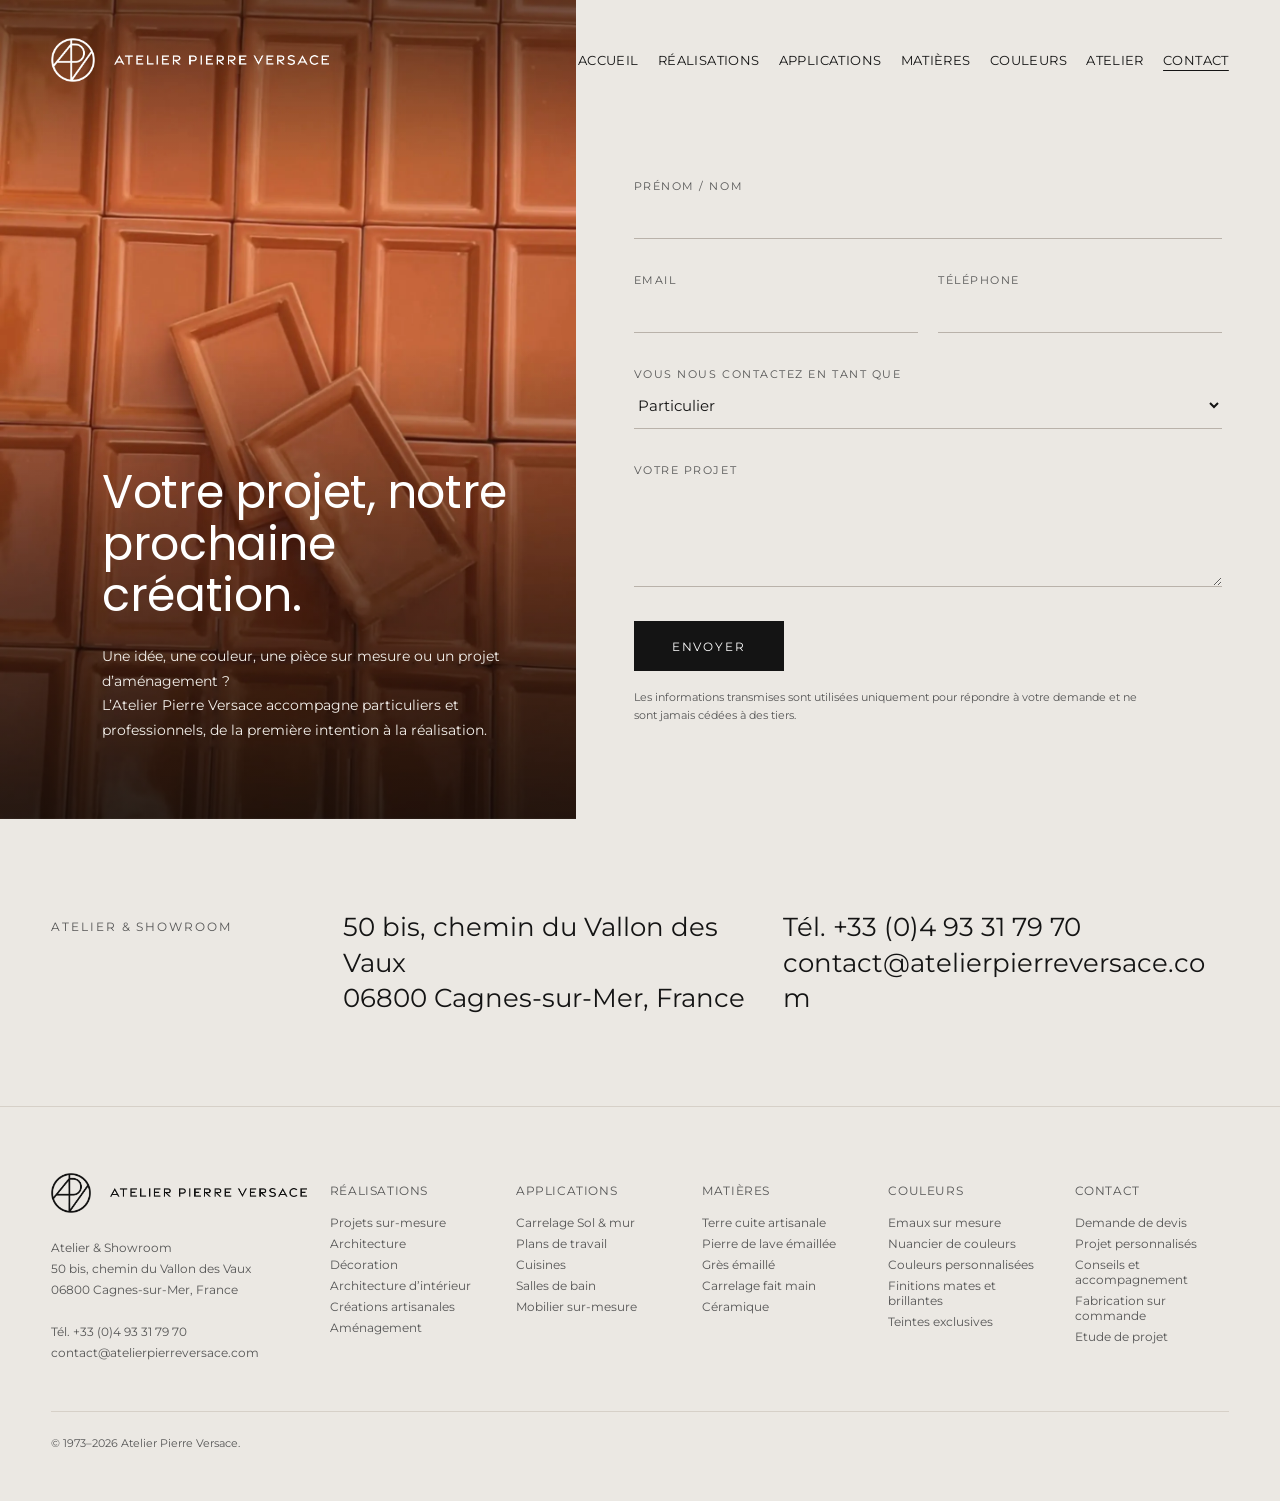
<file: contact/index.html>
<!doctype html>
<html lang="fr">
<head>
<meta charset="utf-8">
<meta name="viewport" content="width=device-width, initial-scale=1">
<title>Contact et demande de devis | Atelier Pierre Versace, Cagnes-sur-Mer</title>
<meta name="description" content="Contactez l'Atelier Pierre Versace pour un devis ou un projet sur mesure : 50 bis chemin du Vallon des Vaux, 06800 Cagnes-sur-Mer. Tél. +33 (0)4 93 31 79 70.">
<link rel="canonical" href="https://www.atelierpierreversace.com/contact/">
<meta name="robots" content="index, follow, max-image-preview:large">
<meta name="theme-color" content="#EBE8E3">
<meta name="author" content="Atelier Pierre Versace">
<meta name="geo.region" content="FR-06">
<meta name="geo.placename" content="Cagnes-sur-Mer">
<meta property="og:type" content="website">
<meta property="og:locale" content="fr_FR">
<meta property="og:site_name" content="Atelier Pierre Versace">
<meta property="og:url" content="https://www.atelierpierreversace.com/contact/">
<meta property="og:title" content="Contact et demande de devis | Atelier Pierre Versace, Cagnes-sur-Mer">
<meta property="og:description" content="Contactez l'Atelier Pierre Versace pour un devis ou un projet sur mesure : 50 bis chemin du Vallon des Vaux, 06800 Cagnes-sur-Mer. Tél. +33 (0)4 93 31 79 70.">
<meta property="og:image" content="https://www.atelierpierreversace.com/assets/img/og-atelier-pierre-versace.jpg">
<meta property="og:image:width" content="1200">
<meta property="og:image:height" content="630">
<meta name="twitter:card" content="summary_large_image">
<link rel="icon" href="/favicon.ico" sizes="any">
<link rel="icon" type="image/png" sizes="32x32" href="/favicon-32.png">
<link rel="apple-touch-icon" href="/apple-touch-icon.png">
<link rel="manifest" href="/site.webmanifest">
<link rel="preload" href="/assets/fonts/poppins-400.woff2" as="font" type="font/woff2" crossorigin>
<link rel="preload" href="/assets/fonts/montserrat-400.woff2" as="font" type="font/woff2" crossorigin>
<link rel="stylesheet" href="/assets/css/site.css">
<script type="application/ld+json">
{
 "@context": "https://schema.org",
 "@graph": [
  {
   "@type": [
    "HomeAndConstructionBusiness",
    "LocalBusiness"
   ],
   "@id": "https://www.atelierpierreversace.com/#atelier",
   "name": "Atelier Pierre Versace",
   "url": "https://www.atelierpierreversace.com/",
   "logo": "https://www.atelierpierreversace.com/logo.png",
   "description": "Atelier céramique familial fondé en 1973 : carrelages artisanaux, terre cuite, grès, céramique et lave émaillée sur mesure.",
   "foundingDate": "1973",
   "founder": {
    "@type": "Person",
    "name": "Pierre Versace",
    "jobTitle": "Maître Artisan Céramiste"
   },
   "telephone": "+33 4 93 31 79 70",
   "email": "contact@atelierpierreversace.com",
   "address": {
    "@type": "PostalAddress",
    "streetAddress": "50 bis, chemin du Vallon des Vaux",
    "postalCode": "06800",
    "addressLocality": "Cagnes-sur-Mer",
    "addressRegion": "Provence-Alpes-Côte d'Azur",
    "addressCountry": "FR"
   },
   "areaServed": [
    "Côte d'Azur",
    "France"
   ],
   "award": "Label Entreprise du Patrimoine Vivant (EPV), 2008",
   "knowsAbout": [
    "terre cuite artisanale",
    "grès émaillé",
    "céramique émaillée",
    "pierre de lave émaillée",
    "émaux sur mesure",
    "carrelage fait main"
   ],
   "image": "https://www.atelierpierreversace.com/assets/img/og-atelier-pierre-versace.jpg",
   "sameAs": []
  },
  {
   "@type": "WebSite",
   "@id": "https://www.atelierpierreversace.com/#website",
   "name": "Atelier Pierre Versace",
   "url": "https://www.atelierpierreversace.com/",
   "inLanguage": "fr-FR",
   "publisher": {
    "@id": "https://www.atelierpierreversace.com/#atelier"
   }
  },
  {
   "@type": "WebPage",
   "url": "https://www.atelierpierreversace.com/contact/",
   "name": "Contact et demande de devis | Atelier Pierre Versace, Cagnes-sur-Mer",
   "description": "Contactez l'Atelier Pierre Versace pour un devis ou un projet sur mesure : 50 bis chemin du Vallon des Vaux, 06800 Cagnes-sur-Mer. Tél. +33 (0)4 93 31 79 70.",
   "inLanguage": "fr-FR",
   "isPartOf": {
    "@id": "https://www.atelierpierreversace.com/#website"
   },
   "about": {
    "@id": "https://www.atelierpierreversace.com/#atelier"
   }
  },
  {
   "@type": "BreadcrumbList",
   "itemListElement": [
    {
     "@type": "ListItem",
     "position": 1,
     "name": "Accueil",
     "item": "https://www.atelierpierreversace.com/"
    },
    {
     "@type": "ListItem",
     "position": 2,
     "name": "Contact",
     "item": "https://www.atelierpierreversace.com/contact/"
    }
   ]
  },
  {
   "@type": "ContactPage",
   "url": "https://www.atelierpierreversace.com/contact/",
   "name": "Contact et demande de devis | Atelier Pierre Versace, Cagnes-sur-Mer"
  }
 ]
}
</script>
</head>
<body>
<a class="skip" href="#contenu">Aller au contenu</a>
<div class="apv">
<header class="site-h on-light">
<a class="brand" href="/" aria-label="Atelier Pierre Versace, retour à l'accueil">
<img class="mono" src="/assets/img/logo-monogram-white.png" alt="" width="44" height="44">
<img class="word" src="/assets/img/logo-wordmark-white.png" alt="Atelier Pierre Versace" width="210" height="12">
</a>
<nav class="nav" aria-label="Navigation principale"><ul><li><a href="/">Accueil</a></li><li><a href="/realisations/">Réalisations</a></li><li><a href="/applications/">Applications</a></li><li><a href="/matieres/">Matières</a></li><li><a href="/couleurs/">Couleurs</a></li><li><a href="/atelier/">Atelier</a></li><li><a href="/contact/" class="on" aria-current="page">Contact</a></li></ul></nav>
<button class="burger" type="button" aria-label="Ouvrir le menu" aria-expanded="false" aria-controls="menu" data-menu-open><svg width="26" height="26" viewBox="0 0 24 24" fill="none" stroke="currentColor" stroke-width="1.4" aria-hidden="true"><path d="M3 7h18M3 12h18M3 17h18"></path></svg></button>
</header>
<div class="menu" id="menu" role="dialog" aria-modal="true" aria-label="Menu" hidden>
<div class="menu-top">
<a class="brand" href="/" aria-label="Accueil"><img class="mono" src="/assets/img/logo-monogram-white.png" alt="" width="44" height="44"></a>
<button class="burger" style="display: flex" type="button" aria-label="Fermer le menu" data-menu-close><svg width="26" height="26" viewBox="0 0 24 24" fill="none" stroke="currentColor" stroke-width="1.4" aria-hidden="true"><path d="M5 5l14 14M19 5L5 19"></path></svg></button>
</div>
<nav aria-label="Navigation mobile"><ul><li><a href="/">Accueil</a></li><li><a href="/realisations/">Réalisations</a></li><li><a href="/applications/">Applications</a></li><li><a href="/matieres/">Matières</a></li><li><a href="/couleurs/">Couleurs</a></li><li><a href="/atelier/">Atelier</a></li><li><a href="/contact/" class="on" aria-current="page">Contact</a></li></ul></nav>
<p>50 bis, chemin du Vallon des Vaux, 06800 Cagnes-sur-Mer<br><a href="tel:+33493317970">+33 (0)4 93 31 79 70</a></p>
</div>
<main id="contenu" class="cgrid">
<section class="hero" style="height: auto; min-height: clamp(620px,64vw,920px)" aria-labelledby="hero-t">
<img class="bg" src="/assets/img/carreaux-emailles-terre-cuite-relief-1296.webp" srcset="/assets/img/carreaux-emailles-terre-cuite-relief-800.webp 800w, /assets/img/carreaux-emailles-terre-cuite-relief-1296.webp 1296w" sizes="100vw" width="1296" height="1840" decoding="async" alt="Carreaux émaillés terre cuite en relief, posés en quinconce" fetchpriority="high">
<div class="shade" aria-hidden="true"></div>
<div class="copy" style="right: clamp(20px,4vw,56px)"><div class="txt"><h1 class="h" id="hero-t">Votre projet, notre prochaine création.</h1>
<p>Une idée, une couleur, une pièce sur mesure ou un projet d’aménagement ?<br>L’Atelier Pierre Versace accompagne particuliers et professionnels, de la première intention à la réalisation.</p></div></div>
</section>
<section aria-labelledby="form-t" style="padding: clamp(56px,14vw,220px) clamp(20px,4.5vw,64px) clamp(56px,5vw,80px)">
<h2 id="form-t" class="vh">Formulaire de contact</h2>
<form name="contact" method="POST" action="/merci/" data-netlify="true" netlify-honeypot="bot-field" style="display: flex; flex-direction: column; gap: 34px; max-width: 680px">
<input type="hidden" name="form-name" value="contact">
<p class="vh"><label>Ne pas remplir : <input name="bot-field" tabindex="-1" autocomplete="off"></label></p>
<div><label for="f-nom" style="display: block; font-size: 11px; letter-spacing: .14em; text-transform: uppercase; color: #565656">Prénom / Nom</label><input id="f-nom" name="nom" type="text" autocomplete="name" required style="display: block; width: 100%; border: 0; border-bottom: 1px solid #B9B2AA; background: transparent; padding: 14px 0 12px; font-family: Montserrat, sans-serif; font-size: 15px; color: #141414; border-radius: 0; outline-offset: 4px"></div>
<div class="two">
<div><label for="f-mail" style="display: block; font-size: 11px; letter-spacing: .14em; text-transform: uppercase; color: #565656">Email</label><input id="f-mail" name="email" type="email" autocomplete="email" required style="display: block; width: 100%; border: 0; border-bottom: 1px solid #B9B2AA; background: transparent; padding: 14px 0 12px; font-family: Montserrat, sans-serif; font-size: 15px; color: #141414; border-radius: 0; outline-offset: 4px"></div>
<div><label for="f-tel" style="display: block; font-size: 11px; letter-spacing: .14em; text-transform: uppercase; color: #565656">Téléphone</label><input id="f-tel" name="telephone" type="tel" autocomplete="tel" style="display: block; width: 100%; border: 0; border-bottom: 1px solid #B9B2AA; background: transparent; padding: 14px 0 12px; font-family: Montserrat, sans-serif; font-size: 15px; color: #141414; border-radius: 0; outline-offset: 4px"></div>
</div>
<div><label for="f-type" style="display: block; font-size: 11px; letter-spacing: .14em; text-transform: uppercase; color: #565656">Vous nous contactez en tant que</label>
<select id="f-type" name="profil" style="display: block; width: 100%; border: 0; border-bottom: 1px solid #B9B2AA; background: transparent; padding: 14px 0 12px; font-family: Montserrat, sans-serif; font-size: 15px; color: #141414; border-radius: 0; outline-offset: 4px; cursor: pointer"><option>Particulier</option><option>Architecte</option><option>Architecte d’intérieur / Décorateur</option><option>Professionnel de l’hôtellerie</option><option>Entreprise / Promoteur</option></select></div>
<div><label for="f-projet" style="display: block; font-size: 11px; letter-spacing: .14em; text-transform: uppercase; color: #565656">Votre projet</label><textarea id="f-projet" name="projet" rows="4" required style="display: block; width: 100%; border: 0; border-bottom: 1px solid #B9B2AA; background: transparent; padding: 14px 0 12px; font-family: Montserrat, sans-serif; font-size: 15px; color: #141414; border-radius: 0; outline-offset: 4px; resize: vertical; min-height: 110px"></textarea></div>
<div><button type="submit" style="min-height: 50px; padding: 0 38px; border: 0; background: #141414; color: #fff; font-family: Montserrat, sans-serif; font-size: 12px; letter-spacing: .16em; text-transform: uppercase; cursor: pointer">Envoyer</button>
<p style="margin: 18px 0 0; font-size: 11px; line-height: 1.6; color: #565656; max-width: 520px">Les informations transmises sont utilisées uniquement pour répondre à votre demande et ne sont jamais cédées à des tiers.</p></div>
</form>
</section>
</main>
<section class="addr" aria-labelledby="adr-t" style="padding: clamp(64px,7vw,110px) clamp(20px,4vw,56px)">
<h2 id="adr-t" style="margin: 10px 0 0; font-size: 12px; font-weight: 400; letter-spacing: .16em; text-transform: uppercase; color: #565656">Atelier &amp; Showroom</h2>
<address style="font-style: normal; font-size: clamp(20px,2vw,28px); line-height: 1.4">50 bis, chemin du Vallon des Vaux<br>06800 Cagnes-sur-Mer, France</address>
<p style="margin: 0; font-size: clamp(20px,2vw,28px); line-height: 1.4">Tél. <a href="tel:+33493317970" style="text-decoration: none">+33 (0)4 93 31 79 70</a><br><a href="mailto:contact@atelierpierreversace.com" style="text-decoration: none; word-break: break-word">contact@atelierpierreversace.com</a></p>
</section>
<footer class="site-f">
<div class="f-grid">
<div class="f-brand">
<a class="brand" href="/" aria-label="Atelier Pierre Versace, accueil">
<img class="mono" src="/assets/img/logo-monogram-black.png" alt="Monogramme Atelier Pierre Versace" width="40" height="40">
<img class="word" src="/assets/img/logo-wordmark-black.png" alt="Atelier Pierre Versace" width="192" height="11">
</a>
<address>Atelier &amp; Showroom<br>50 bis, chemin du Vallon des Vaux<br>06800 Cagnes-sur-Mer, France<br><br>Tél. <a href="tel:+33493317970">+33 (0)4 93 31 79 70</a><br><a href="mailto:contact@atelierpierreversace.com">contact@atelierpierreversace.com</a></address>
</div>
<div class="f-col"><h3>Réalisations</h3><ul><li><a href="/realisations/">Projets sur-mesure</a></li><li><a href="/realisations/">Architecture</a></li><li><a href="/realisations/">Décoration</a></li><li><a href="/realisations/">Architecture d’intérieur</a></li><li><a href="/realisations/">Créations artisanales</a></li><li><a href="/realisations/">Aménagement</a></li></ul></div>
<div class="f-col"><h3>Applications</h3><ul><li><a href="/applications/">Carrelage Sol &amp; mur</a></li><li><a href="/applications/">Plans de travail</a></li><li><a href="/applications/">Cuisines</a></li><li><a href="/applications/">Salles de bain</a></li><li><a href="/applications/">Mobilier sur-mesure</a></li></ul></div>
<div class="f-col"><h3>Matières</h3><ul><li><a href="/matieres/">Terre cuite artisanale</a></li><li><a href="/matieres/">Pierre de lave émaillée</a></li><li><a href="/matieres/">Grès émaillé</a></li><li><a href="/matieres/">Carrelage fait main</a></li><li><a href="/matieres/">Céramique</a></li></ul></div>
<div class="f-col"><h3>Couleurs</h3><ul><li><a href="/couleurs/">Emaux sur mesure</a></li><li><a href="/couleurs/">Nuancier de couleurs</a></li><li><a href="/couleurs/">Couleurs personnalisées</a></li><li><a href="/couleurs/">Finitions mates et brillantes</a></li><li><a href="/couleurs/">Teintes exclusives</a></li></ul></div>
<div class="f-col"><h3>Contact</h3><ul><li><a href="/contact/">Demande de devis</a></li><li><a href="/contact/">Projet personnalisés</a></li><li><a href="/contact/">Conseils et accompagnement</a></li><li><a href="/contact/">Fabrication sur commande</a></li><li><a href="/contact/">Etude de projet</a></li></ul></div>
</div>
<p class="f-bot">© 1973–2026 Atelier Pierre Versace.</p>
</footer>
</div>
<script src="/assets/js/main.js" defer></script>
</body>
</html>
</file>
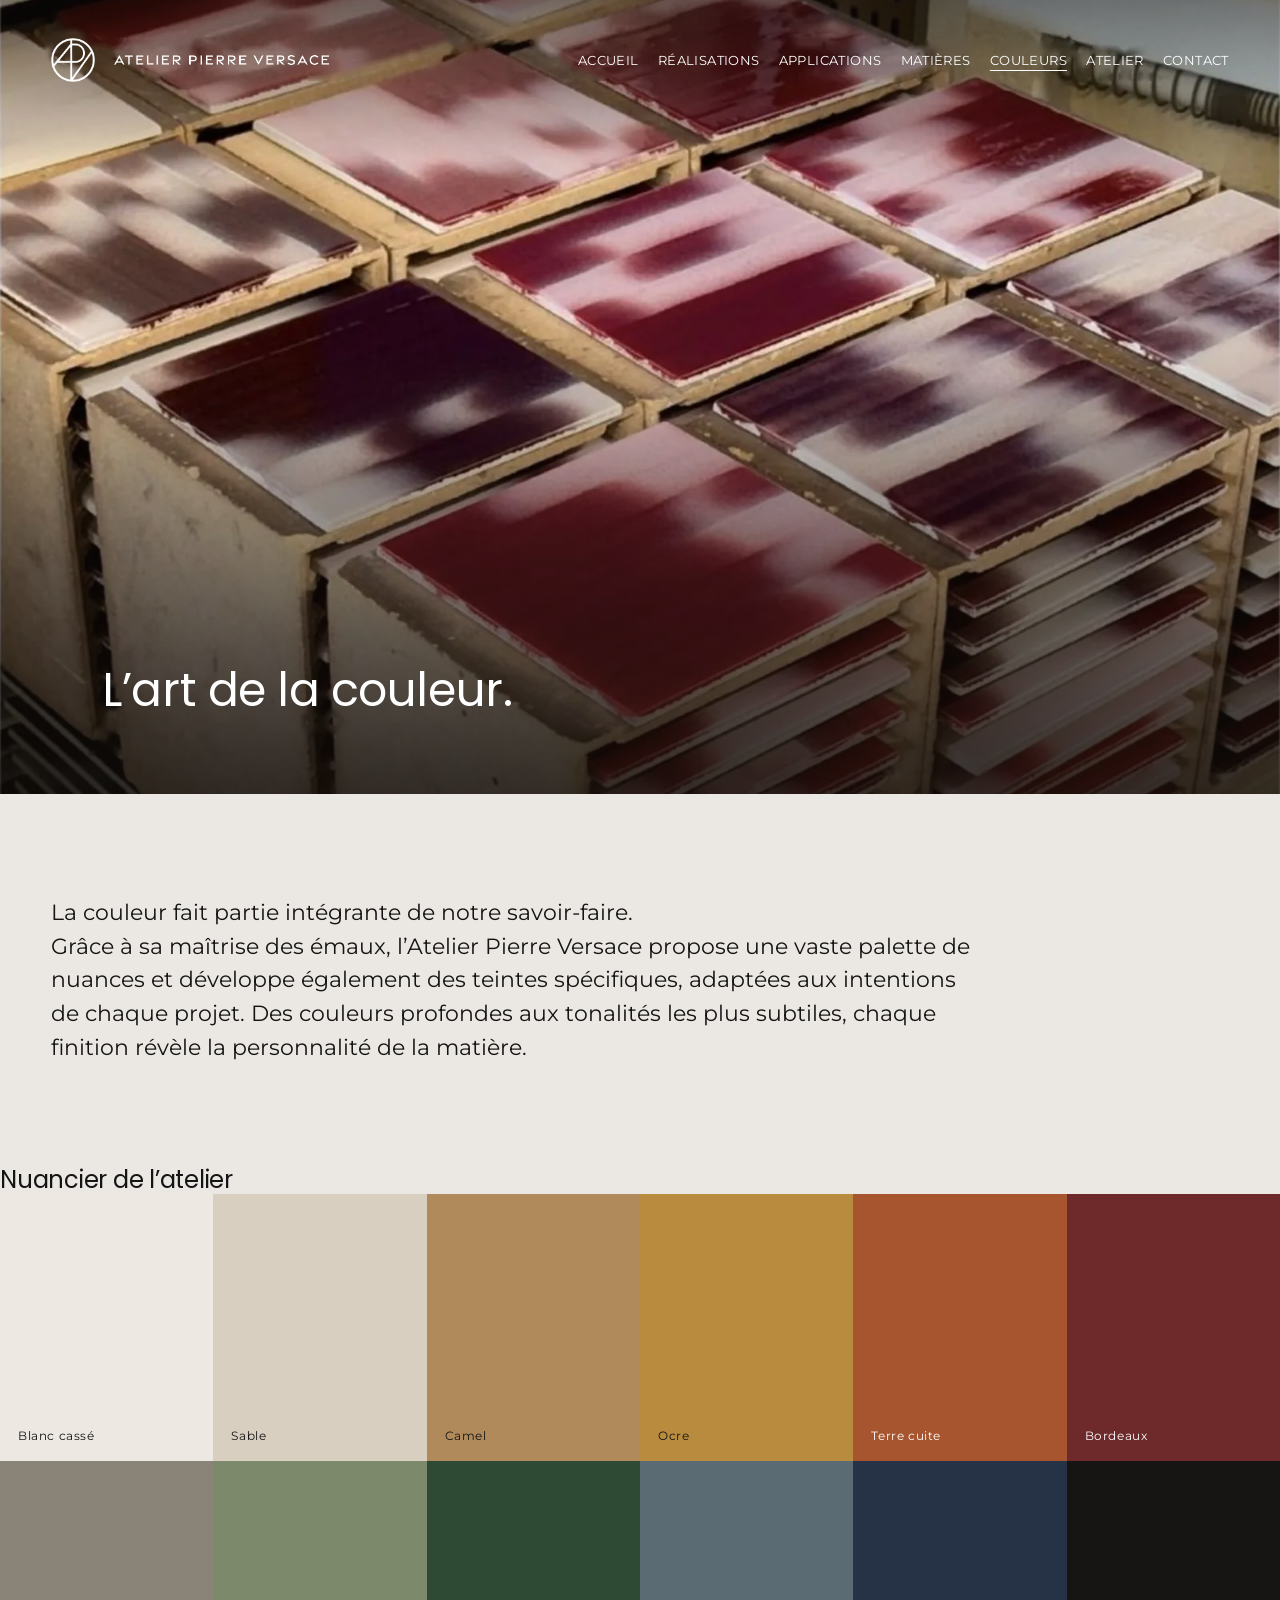
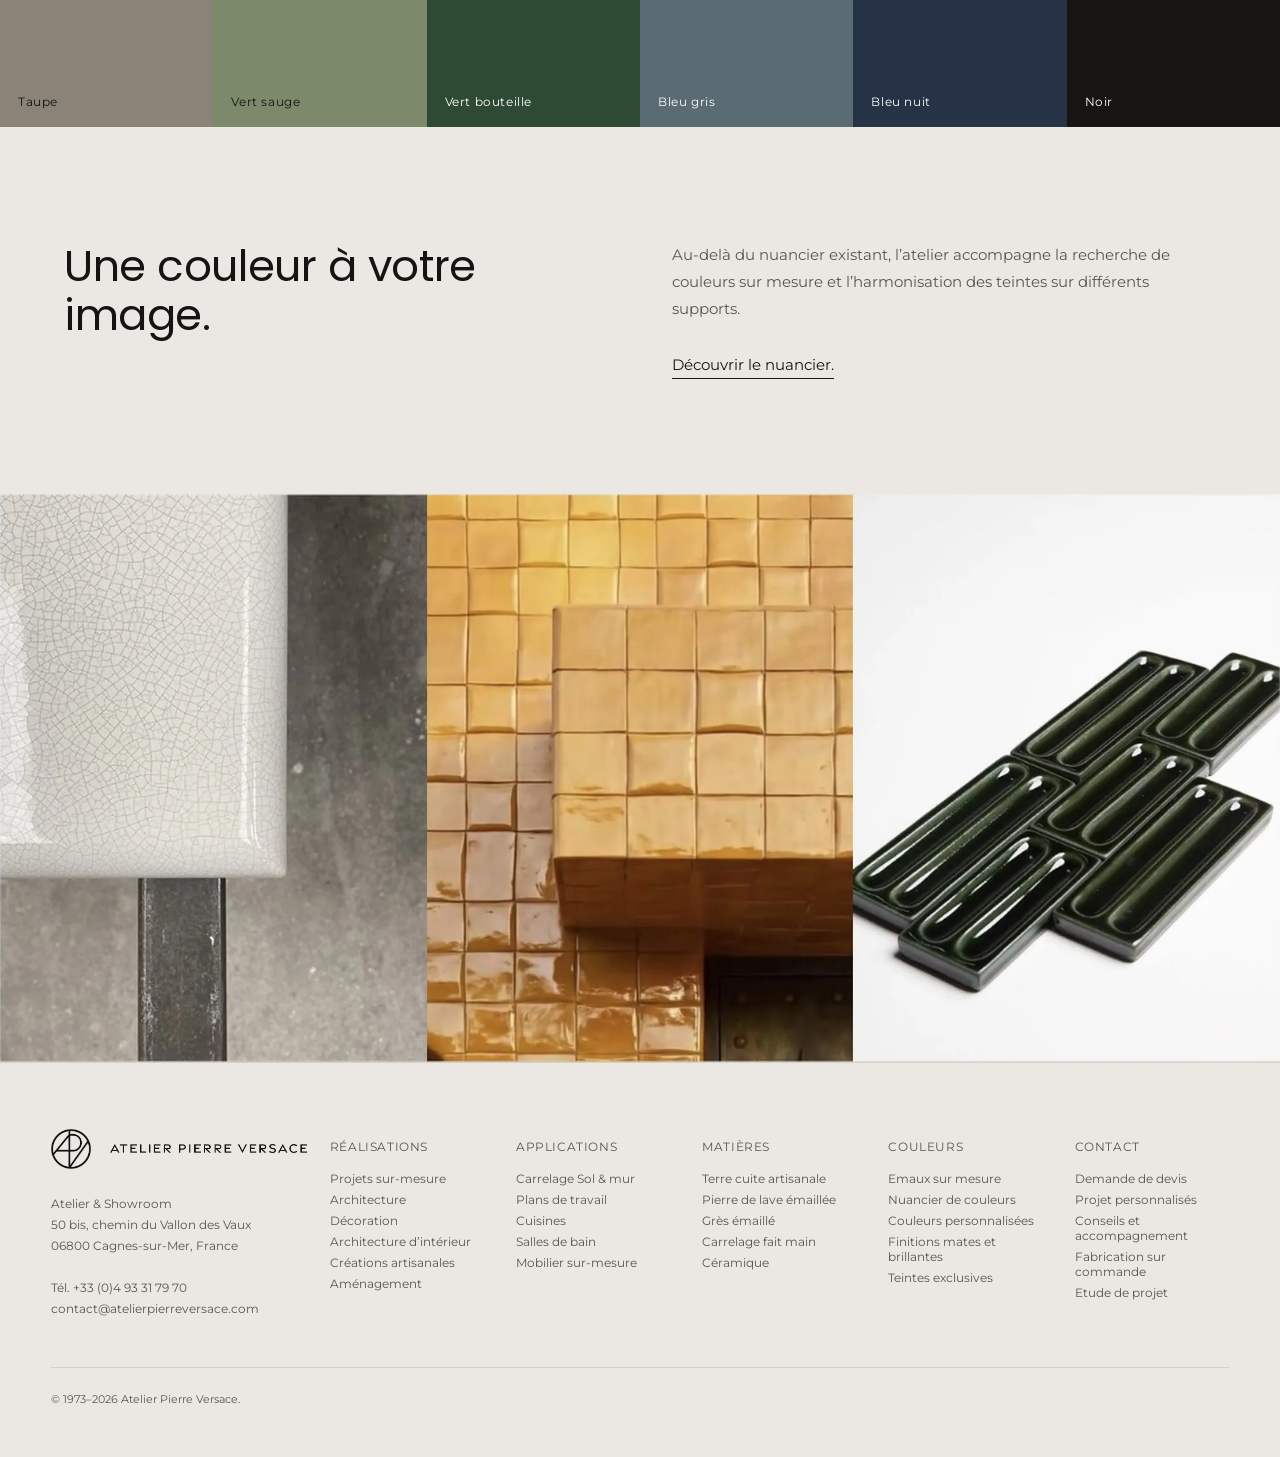
<file: couleurs/index.html>
<!doctype html>
<html lang="fr">
<head>
<meta charset="utf-8">
<meta name="viewport" content="width=device-width, initial-scale=1">
<title>Couleurs et émaux sur mesure | Atelier Pierre Versace</title>
<meta name="description" content="Nuancier d'émaux, couleurs personnalisées et teintes exclusives : l'Atelier Pierre Versace développe des émaux sur mesure, mats ou brillants, pour chaque projet.">
<link rel="canonical" href="https://www.atelierpierreversace.com/couleurs/">
<meta name="robots" content="index, follow, max-image-preview:large">
<meta name="theme-color" content="#EBE8E3">
<meta name="author" content="Atelier Pierre Versace">
<meta name="geo.region" content="FR-06">
<meta name="geo.placename" content="Cagnes-sur-Mer">
<meta property="og:type" content="website">
<meta property="og:locale" content="fr_FR">
<meta property="og:site_name" content="Atelier Pierre Versace">
<meta property="og:url" content="https://www.atelierpierreversace.com/couleurs/">
<meta property="og:title" content="Couleurs et émaux sur mesure | Atelier Pierre Versace">
<meta property="og:description" content="Nuancier d'émaux, couleurs personnalisées et teintes exclusives : l'Atelier Pierre Versace développe des émaux sur mesure, mats ou brillants, pour chaque projet.">
<meta property="og:image" content="https://www.atelierpierreversace.com/assets/img/og-atelier-pierre-versace.jpg">
<meta property="og:image:width" content="1200">
<meta property="og:image:height" content="630">
<meta name="twitter:card" content="summary_large_image">
<link rel="icon" href="/favicon.ico" sizes="any">
<link rel="icon" type="image/png" sizes="32x32" href="/favicon-32.png">
<link rel="apple-touch-icon" href="/apple-touch-icon.png">
<link rel="manifest" href="/site.webmanifest">
<link rel="preload" href="/assets/fonts/poppins-400.woff2" as="font" type="font/woff2" crossorigin>
<link rel="preload" href="/assets/fonts/montserrat-400.woff2" as="font" type="font/woff2" crossorigin>
<link rel="stylesheet" href="/assets/css/site.css">
<script type="application/ld+json">
{
 "@context": "https://schema.org",
 "@graph": [
  {
   "@type": [
    "HomeAndConstructionBusiness",
    "LocalBusiness"
   ],
   "@id": "https://www.atelierpierreversace.com/#atelier",
   "name": "Atelier Pierre Versace",
   "url": "https://www.atelierpierreversace.com/",
   "logo": "https://www.atelierpierreversace.com/logo.png",
   "description": "Atelier céramique familial fondé en 1973 : carrelages artisanaux, terre cuite, grès, céramique et lave émaillée sur mesure.",
   "foundingDate": "1973",
   "founder": {
    "@type": "Person",
    "name": "Pierre Versace",
    "jobTitle": "Maître Artisan Céramiste"
   },
   "telephone": "+33 4 93 31 79 70",
   "email": "contact@atelierpierreversace.com",
   "address": {
    "@type": "PostalAddress",
    "streetAddress": "50 bis, chemin du Vallon des Vaux",
    "postalCode": "06800",
    "addressLocality": "Cagnes-sur-Mer",
    "addressRegion": "Provence-Alpes-Côte d'Azur",
    "addressCountry": "FR"
   },
   "areaServed": [
    "Côte d'Azur",
    "France"
   ],
   "award": "Label Entreprise du Patrimoine Vivant (EPV), 2008",
   "knowsAbout": [
    "terre cuite artisanale",
    "grès émaillé",
    "céramique émaillée",
    "pierre de lave émaillée",
    "émaux sur mesure",
    "carrelage fait main"
   ],
   "image": "https://www.atelierpierreversace.com/assets/img/og-atelier-pierre-versace.jpg",
   "sameAs": []
  },
  {
   "@type": "WebSite",
   "@id": "https://www.atelierpierreversace.com/#website",
   "name": "Atelier Pierre Versace",
   "url": "https://www.atelierpierreversace.com/",
   "inLanguage": "fr-FR",
   "publisher": {
    "@id": "https://www.atelierpierreversace.com/#atelier"
   }
  },
  {
   "@type": "WebPage",
   "url": "https://www.atelierpierreversace.com/couleurs/",
   "name": "Couleurs et émaux sur mesure | Atelier Pierre Versace",
   "description": "Nuancier d'émaux, couleurs personnalisées et teintes exclusives : l'Atelier Pierre Versace développe des émaux sur mesure, mats ou brillants, pour chaque projet.",
   "inLanguage": "fr-FR",
   "isPartOf": {
    "@id": "https://www.atelierpierreversace.com/#website"
   },
   "about": {
    "@id": "https://www.atelierpierreversace.com/#atelier"
   }
  },
  {
   "@type": "BreadcrumbList",
   "itemListElement": [
    {
     "@type": "ListItem",
     "position": 1,
     "name": "Accueil",
     "item": "https://www.atelierpierreversace.com/"
    },
    {
     "@type": "ListItem",
     "position": 2,
     "name": "Couleurs",
     "item": "https://www.atelierpierreversace.com/couleurs/"
    }
   ]
  }
 ]
}
</script>
</head>
<body>
<a class="skip" href="#contenu">Aller au contenu</a>
<div class="apv">
<header class="site-h">
<a class="brand" href="/" aria-label="Atelier Pierre Versace, retour à l'accueil">
<img class="mono" src="/assets/img/logo-monogram-white.png" alt="" width="44" height="44">
<img class="word" src="/assets/img/logo-wordmark-white.png" alt="Atelier Pierre Versace" width="210" height="12">
</a>
<nav class="nav" aria-label="Navigation principale"><ul><li><a href="/">Accueil</a></li><li><a href="/realisations/">Réalisations</a></li><li><a href="/applications/">Applications</a></li><li><a href="/matieres/">Matières</a></li><li><a href="/couleurs/" class="on" aria-current="page">Couleurs</a></li><li><a href="/atelier/">Atelier</a></li><li><a href="/contact/">Contact</a></li></ul></nav>
<button class="burger" type="button" aria-label="Ouvrir le menu" aria-expanded="false" aria-controls="menu" data-menu-open><svg width="26" height="26" viewBox="0 0 24 24" fill="none" stroke="currentColor" stroke-width="1.4" aria-hidden="true"><path d="M3 7h18M3 12h18M3 17h18"></path></svg></button>
</header>
<div class="menu" id="menu" role="dialog" aria-modal="true" aria-label="Menu" hidden>
<div class="menu-top">
<a class="brand" href="/" aria-label="Accueil"><img class="mono" src="/assets/img/logo-monogram-white.png" alt="" width="44" height="44"></a>
<button class="burger" style="display: flex" type="button" aria-label="Fermer le menu" data-menu-close><svg width="26" height="26" viewBox="0 0 24 24" fill="none" stroke="currentColor" stroke-width="1.4" aria-hidden="true"><path d="M5 5l14 14M19 5L5 19"></path></svg></button>
</div>
<nav aria-label="Navigation mobile"><ul><li><a href="/">Accueil</a></li><li><a href="/realisations/">Réalisations</a></li><li><a href="/applications/">Applications</a></li><li><a href="/matieres/">Matières</a></li><li><a href="/couleurs/" class="on" aria-current="page">Couleurs</a></li><li><a href="/atelier/">Atelier</a></li><li><a href="/contact/">Contact</a></li></ul></nav>
<p>50 bis, chemin du Vallon des Vaux, 06800 Cagnes-sur-Mer<br><a href="tel:+33493317970">+33 (0)4 93 31 79 70</a></p>
</div>
<main id="contenu">
<section class="hero" aria-labelledby="hero-t">
<img class="bg" src="/assets/img/carreaux-emailles-degrades-bordeaux-2000.webp" srcset="/assets/img/carreaux-emailles-degrades-bordeaux-800.webp 800w, /assets/img/carreaux-emailles-degrades-bordeaux-1600.webp 1600w, /assets/img/carreaux-emailles-degrades-bordeaux-2000.webp 2000w" sizes="100vw" width="2198" height="1406" decoding="async" alt="Carreaux fraîchement émaillés aux dégradés bordeaux, alignés sur leurs supports de cuisson" fetchpriority="high">
<div class="shade" aria-hidden="true"></div>
<div class="copy"><div class="txt"><h1 class="h" id="hero-t">L’art de la couleur.</h1></div></div>
</section>
<section aria-label="Notre savoir-faire couleur" style="padding: clamp(72px,8vw,120px) clamp(20px,4vw,56px)">
<p style="margin: 0; max-width: 920px; font-size: clamp(18px,1.7vw,24px); line-height: 1.55">La couleur fait partie intégrante de notre savoir-faire.<br>Grâce à sa maîtrise des émaux, l’Atelier Pierre Versace propose une vaste palette de nuances et développe également des teintes spécifiques, adaptées aux intentions de chaque projet. Des couleurs profondes aux tonalités les plus subtiles, chaque finition révèle la personnalité de la matière.</p>
</section>
<section aria-labelledby="nuancier-t">
<h2 class="h" id="nuancier-t" class="vh">Nuancier de l’atelier</h2>
<ul class="sw"><li style="background: #EDE8E2; aspect-ratio: 1 / 1.25; display: flex; align-items: flex-end; padding: 18px 18px; color: #141414; font-size: 12px; letter-spacing: .05em">Blanc cassé</li><li style="background: #D8CFC0; aspect-ratio: 1 / 1.25; display: flex; align-items: flex-end; padding: 18px 18px; color: #141414; font-size: 12px; letter-spacing: .05em">Sable</li><li style="background: #B08A5B; aspect-ratio: 1 / 1.25; display: flex; align-items: flex-end; padding: 18px 18px; color: #141414; font-size: 12px; letter-spacing: .05em">Camel</li><li style="background: #B98B3E; aspect-ratio: 1 / 1.25; display: flex; align-items: flex-end; padding: 18px 18px; color: #141414; font-size: 12px; letter-spacing: .05em">Ocre</li><li style="background: #A7552F; aspect-ratio: 1 / 1.25; display: flex; align-items: flex-end; padding: 18px 18px; color: #FFFFFF; font-size: 12px; letter-spacing: .05em">Terre cuite</li><li style="background: #6E2A2B; aspect-ratio: 1 / 1.25; display: flex; align-items: flex-end; padding: 18px 18px; color: #FFFFFF; font-size: 12px; letter-spacing: .05em">Bordeaux</li><li style="background: #8A8478; aspect-ratio: 1 / 1.25; display: flex; align-items: flex-end; padding: 18px 18px; color: #141414; font-size: 12px; letter-spacing: .05em">Taupe</li><li style="background: #7C896B; aspect-ratio: 1 / 1.25; display: flex; align-items: flex-end; padding: 18px 18px; color: #141414; font-size: 12px; letter-spacing: .05em">Vert sauge</li><li style="background: #2E4A34; aspect-ratio: 1 / 1.25; display: flex; align-items: flex-end; padding: 18px 18px; color: #FFFFFF; font-size: 12px; letter-spacing: .05em">Vert bouteille</li><li style="background: #5A6B73; aspect-ratio: 1 / 1.25; display: flex; align-items: flex-end; padding: 18px 18px; color: #FFFFFF; font-size: 12px; letter-spacing: .05em">Bleu gris</li><li style="background: #263346; aspect-ratio: 1 / 1.25; display: flex; align-items: flex-end; padding: 18px 18px; color: #FFFFFF; font-size: 12px; letter-spacing: .05em">Bleu nuit</li><li style="background: #161513; aspect-ratio: 1 / 1.25; display: flex; align-items: flex-end; padding: 18px 18px; color: #FFFFFF; font-size: 12px; letter-spacing: .05em">Noir</li></ul>
</section>
<section class="band" aria-labelledby="image-t">
<h2 class="h" id="image-t" style="font-size: clamp(32px,3.4vw,50px)">Une couleur à votre image.</h2>
<div><p class="muted" style="font-size: clamp(15px,1.2vw,17px)">Au-delà du nuancier existant, l’atelier accompagne la recherche de couleurs sur mesure et l’harmonisation des teintes sur différents supports.</p>
<a href="/contact/" style="display: inline-block; margin-top: 20px; padding: 12px 0 4px; border-bottom: 1px solid #141414; font-size: 15px; text-decoration: none; color: #141414">Découvrir le nuancier.</a></div>
</section>
<section class="tri" aria-label="Finitions" style="display: grid; grid-template-columns: repeat(3,minmax(0,1fr))">
<figure class="media" style="aspect-ratio: 1 / 1.33"><img src="/assets/img/email-blanc-craquele-732.webp" srcset="/assets/img/email-blanc-craquele-732.webp 732w" sizes="(max-width: 1020px) 100vw, 50vw" width="732" height="974" decoding="async" alt="Carreau émaillé blanc craquelé posé sur béton" loading="lazy"></figure>
<figure class="media" style="aspect-ratio: 1 / 1.33"><img src="/assets/img/carreaux-emailles-ocre-734.webp" srcset="/assets/img/carreaux-emailles-ocre-734.webp 734w" sizes="(max-width: 1020px) 100vw, 50vw" width="734" height="974" decoding="async" alt="Habillage en carreaux émaillés ocre aux reflets irréguliers" loading="lazy"></figure>
<figure class="media" style="aspect-ratio: 1 / 1.33"><img src="/assets/img/carreaux-relief-vert-bouteille-732.webp" srcset="/assets/img/carreaux-relief-vert-bouteille-732.webp 732w" sizes="(max-width: 1020px) 100vw, 50vw" width="732" height="974" decoding="async" alt="Carreaux en relief émaillés vert bouteille brillant" loading="lazy"></figure>
</section>
</main>
<footer class="site-f">
<div class="f-grid">
<div class="f-brand">
<a class="brand" href="/" aria-label="Atelier Pierre Versace, accueil">
<img class="mono" src="/assets/img/logo-monogram-black.png" alt="Monogramme Atelier Pierre Versace" width="40" height="40">
<img class="word" src="/assets/img/logo-wordmark-black.png" alt="Atelier Pierre Versace" width="192" height="11">
</a>
<address>Atelier &amp; Showroom<br>50 bis, chemin du Vallon des Vaux<br>06800 Cagnes-sur-Mer, France<br><br>Tél. <a href="tel:+33493317970">+33 (0)4 93 31 79 70</a><br><a href="mailto:contact@atelierpierreversace.com">contact@atelierpierreversace.com</a></address>
</div>
<div class="f-col"><h3>Réalisations</h3><ul><li><a href="/realisations/">Projets sur-mesure</a></li><li><a href="/realisations/">Architecture</a></li><li><a href="/realisations/">Décoration</a></li><li><a href="/realisations/">Architecture d’intérieur</a></li><li><a href="/realisations/">Créations artisanales</a></li><li><a href="/realisations/">Aménagement</a></li></ul></div>
<div class="f-col"><h3>Applications</h3><ul><li><a href="/applications/">Carrelage Sol &amp; mur</a></li><li><a href="/applications/">Plans de travail</a></li><li><a href="/applications/">Cuisines</a></li><li><a href="/applications/">Salles de bain</a></li><li><a href="/applications/">Mobilier sur-mesure</a></li></ul></div>
<div class="f-col"><h3>Matières</h3><ul><li><a href="/matieres/">Terre cuite artisanale</a></li><li><a href="/matieres/">Pierre de lave émaillée</a></li><li><a href="/matieres/">Grès émaillé</a></li><li><a href="/matieres/">Carrelage fait main</a></li><li><a href="/matieres/">Céramique</a></li></ul></div>
<div class="f-col"><h3>Couleurs</h3><ul><li><a href="/couleurs/">Emaux sur mesure</a></li><li><a href="/couleurs/">Nuancier de couleurs</a></li><li><a href="/couleurs/">Couleurs personnalisées</a></li><li><a href="/couleurs/">Finitions mates et brillantes</a></li><li><a href="/couleurs/">Teintes exclusives</a></li></ul></div>
<div class="f-col"><h3>Contact</h3><ul><li><a href="/contact/">Demande de devis</a></li><li><a href="/contact/">Projet personnalisés</a></li><li><a href="/contact/">Conseils et accompagnement</a></li><li><a href="/contact/">Fabrication sur commande</a></li><li><a href="/contact/">Etude de projet</a></li></ul></div>
</div>
<p class="f-bot">© 1973–2026 Atelier Pierre Versace.</p>
</footer>
</div>
<script src="/assets/js/main.js" defer></script>
</body>
</html>
</file>
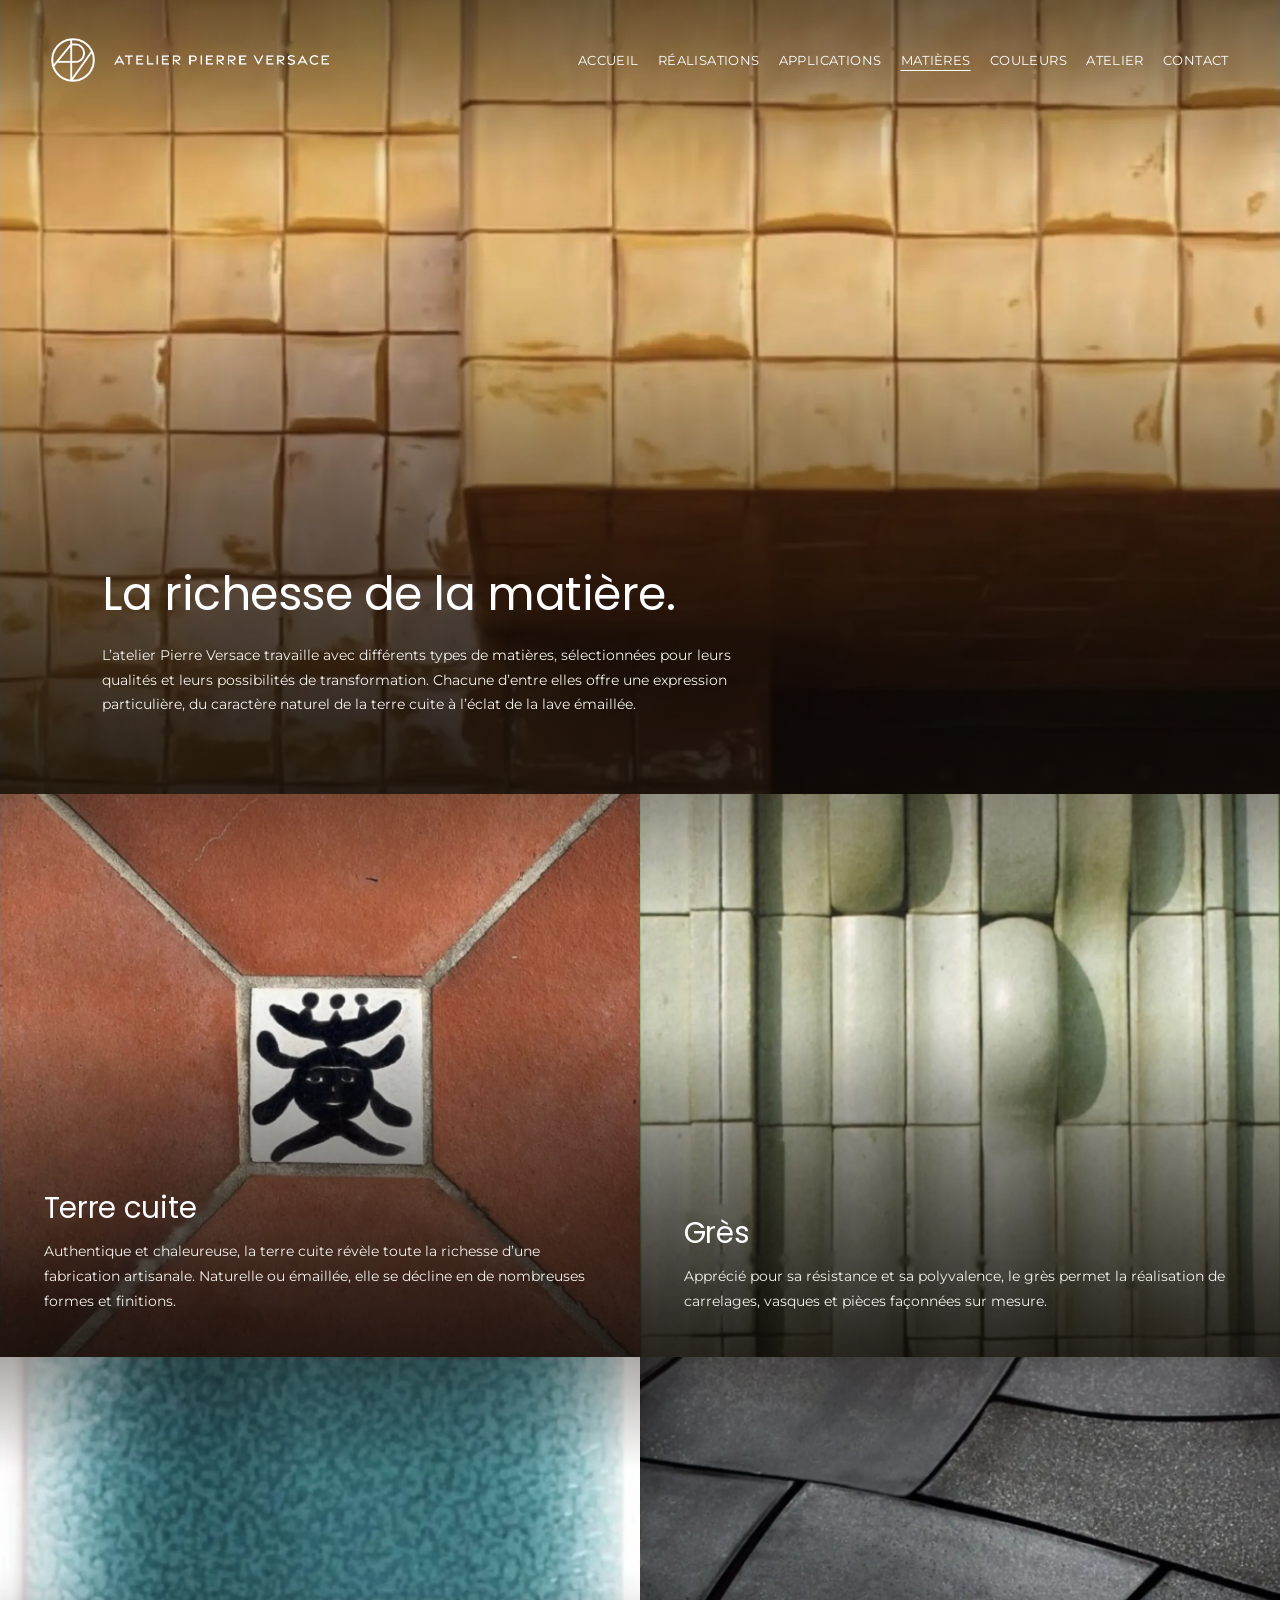
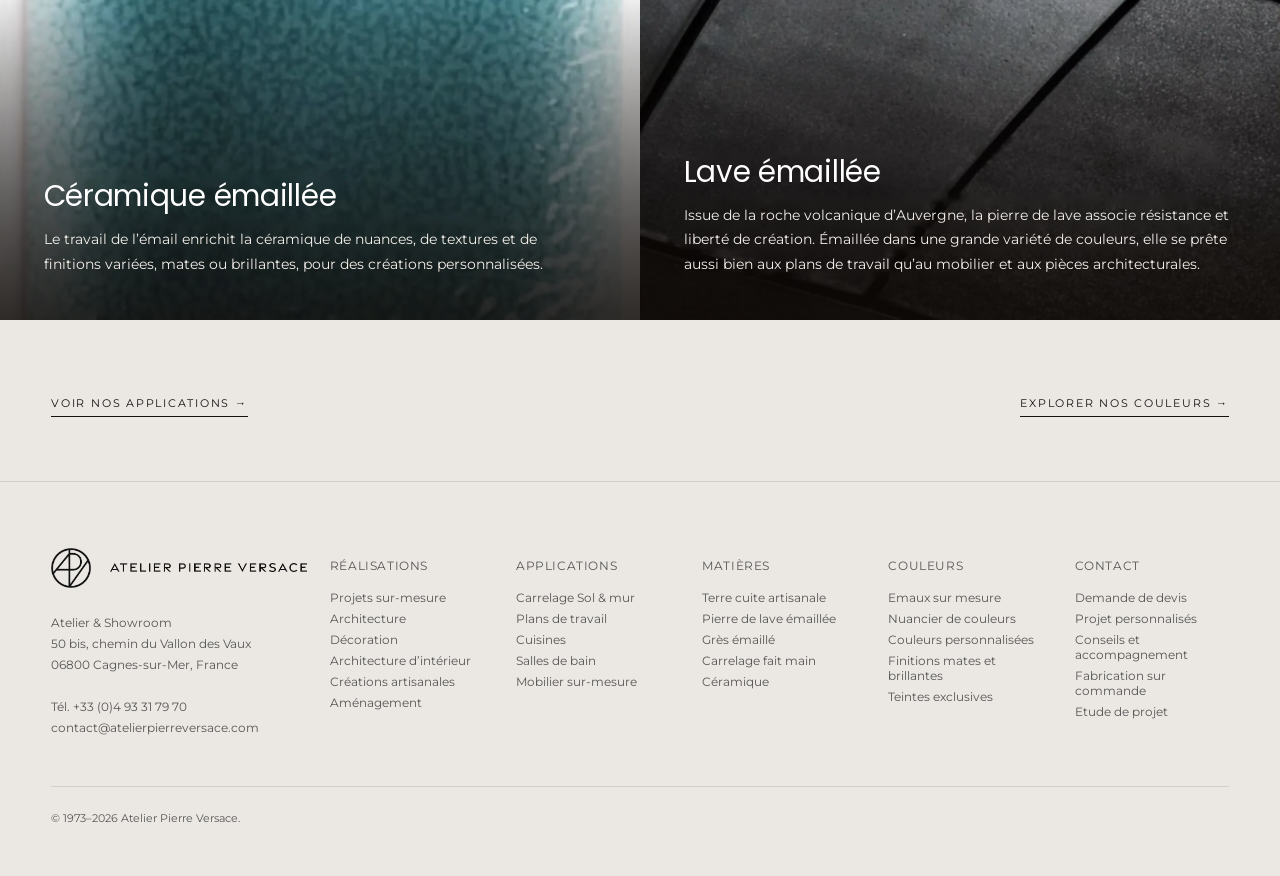
<file: matieres/index.html>
<!doctype html>
<html lang="fr">
<head>
<meta charset="utf-8">
<meta name="viewport" content="width=device-width, initial-scale=1">
<title>Matières : terre cuite, grès, céramique et lave émaillée | Atelier Pierre Versace</title>
<meta name="description" content="Terre cuite artisanale, grès, céramique émaillée et pierre de lave émaillée d'Auvergne : les matières travaillées à la main par l'Atelier Pierre Versace à Cagnes-sur-Mer.">
<link rel="canonical" href="https://www.atelierpierreversace.com/matieres/">
<meta name="robots" content="index, follow, max-image-preview:large">
<meta name="theme-color" content="#EBE8E3">
<meta name="author" content="Atelier Pierre Versace">
<meta name="geo.region" content="FR-06">
<meta name="geo.placename" content="Cagnes-sur-Mer">
<meta property="og:type" content="website">
<meta property="og:locale" content="fr_FR">
<meta property="og:site_name" content="Atelier Pierre Versace">
<meta property="og:url" content="https://www.atelierpierreversace.com/matieres/">
<meta property="og:title" content="Matières : terre cuite, grès, céramique et lave émaillée | Atelier Pierre Versace">
<meta property="og:description" content="Terre cuite artisanale, grès, céramique émaillée et pierre de lave émaillée d'Auvergne : les matières travaillées à la main par l'Atelier Pierre Versace à Cagnes-sur-Mer.">
<meta property="og:image" content="https://www.atelierpierreversace.com/assets/img/og-atelier-pierre-versace.jpg">
<meta property="og:image:width" content="1200">
<meta property="og:image:height" content="630">
<meta name="twitter:card" content="summary_large_image">
<link rel="icon" href="/favicon.ico" sizes="any">
<link rel="icon" type="image/png" sizes="32x32" href="/favicon-32.png">
<link rel="apple-touch-icon" href="/apple-touch-icon.png">
<link rel="manifest" href="/site.webmanifest">
<link rel="preload" href="/assets/fonts/poppins-400.woff2" as="font" type="font/woff2" crossorigin>
<link rel="preload" href="/assets/fonts/montserrat-400.woff2" as="font" type="font/woff2" crossorigin>
<link rel="stylesheet" href="/assets/css/site.css">
<script type="application/ld+json">
{
 "@context": "https://schema.org",
 "@graph": [
  {
   "@type": [
    "HomeAndConstructionBusiness",
    "LocalBusiness"
   ],
   "@id": "https://www.atelierpierreversace.com/#atelier",
   "name": "Atelier Pierre Versace",
   "url": "https://www.atelierpierreversace.com/",
   "logo": "https://www.atelierpierreversace.com/logo.png",
   "description": "Atelier céramique familial fondé en 1973 : carrelages artisanaux, terre cuite, grès, céramique et lave émaillée sur mesure.",
   "foundingDate": "1973",
   "founder": {
    "@type": "Person",
    "name": "Pierre Versace",
    "jobTitle": "Maître Artisan Céramiste"
   },
   "telephone": "+33 4 93 31 79 70",
   "email": "contact@atelierpierreversace.com",
   "address": {
    "@type": "PostalAddress",
    "streetAddress": "50 bis, chemin du Vallon des Vaux",
    "postalCode": "06800",
    "addressLocality": "Cagnes-sur-Mer",
    "addressRegion": "Provence-Alpes-Côte d'Azur",
    "addressCountry": "FR"
   },
   "areaServed": [
    "Côte d'Azur",
    "France"
   ],
   "award": "Label Entreprise du Patrimoine Vivant (EPV), 2008",
   "knowsAbout": [
    "terre cuite artisanale",
    "grès émaillé",
    "céramique émaillée",
    "pierre de lave émaillée",
    "émaux sur mesure",
    "carrelage fait main"
   ],
   "image": "https://www.atelierpierreversace.com/assets/img/og-atelier-pierre-versace.jpg",
   "sameAs": []
  },
  {
   "@type": "WebSite",
   "@id": "https://www.atelierpierreversace.com/#website",
   "name": "Atelier Pierre Versace",
   "url": "https://www.atelierpierreversace.com/",
   "inLanguage": "fr-FR",
   "publisher": {
    "@id": "https://www.atelierpierreversace.com/#atelier"
   }
  },
  {
   "@type": "WebPage",
   "url": "https://www.atelierpierreversace.com/matieres/",
   "name": "Matières : terre cuite, grès, céramique et lave émaillée | Atelier Pierre Versace",
   "description": "Terre cuite artisanale, grès, céramique émaillée et pierre de lave émaillée d'Auvergne : les matières travaillées à la main par l'Atelier Pierre Versace à Cagnes-sur-Mer.",
   "inLanguage": "fr-FR",
   "isPartOf": {
    "@id": "https://www.atelierpierreversace.com/#website"
   },
   "about": {
    "@id": "https://www.atelierpierreversace.com/#atelier"
   }
  },
  {
   "@type": "BreadcrumbList",
   "itemListElement": [
    {
     "@type": "ListItem",
     "position": 1,
     "name": "Accueil",
     "item": "https://www.atelierpierreversace.com/"
    },
    {
     "@type": "ListItem",
     "position": 2,
     "name": "Matières",
     "item": "https://www.atelierpierreversace.com/matieres/"
    }
   ]
  }
 ]
}
</script>
</head>
<body>
<a class="skip" href="#contenu">Aller au contenu</a>
<div class="apv">
<header class="site-h">
<a class="brand" href="/" aria-label="Atelier Pierre Versace, retour à l'accueil">
<img class="mono" src="/assets/img/logo-monogram-white.png" alt="" width="44" height="44">
<img class="word" src="/assets/img/logo-wordmark-white.png" alt="Atelier Pierre Versace" width="210" height="12">
</a>
<nav class="nav" aria-label="Navigation principale"><ul><li><a href="/">Accueil</a></li><li><a href="/realisations/">Réalisations</a></li><li><a href="/applications/">Applications</a></li><li><a href="/matieres/" class="on" aria-current="page">Matières</a></li><li><a href="/couleurs/">Couleurs</a></li><li><a href="/atelier/">Atelier</a></li><li><a href="/contact/">Contact</a></li></ul></nav>
<button class="burger" type="button" aria-label="Ouvrir le menu" aria-expanded="false" aria-controls="menu" data-menu-open><svg width="26" height="26" viewBox="0 0 24 24" fill="none" stroke="currentColor" stroke-width="1.4" aria-hidden="true"><path d="M3 7h18M3 12h18M3 17h18"></path></svg></button>
</header>
<div class="menu" id="menu" role="dialog" aria-modal="true" aria-label="Menu" hidden>
<div class="menu-top">
<a class="brand" href="/" aria-label="Accueil"><img class="mono" src="/assets/img/logo-monogram-white.png" alt="" width="44" height="44"></a>
<button class="burger" style="display: flex" type="button" aria-label="Fermer le menu" data-menu-close><svg width="26" height="26" viewBox="0 0 24 24" fill="none" stroke="currentColor" stroke-width="1.4" aria-hidden="true"><path d="M5 5l14 14M19 5L5 19"></path></svg></button>
</div>
<nav aria-label="Navigation mobile"><ul><li><a href="/">Accueil</a></li><li><a href="/realisations/">Réalisations</a></li><li><a href="/applications/">Applications</a></li><li><a href="/matieres/" class="on" aria-current="page">Matières</a></li><li><a href="/couleurs/">Couleurs</a></li><li><a href="/atelier/">Atelier</a></li><li><a href="/contact/">Contact</a></li></ul></nav>
<p>50 bis, chemin du Vallon des Vaux, 06800 Cagnes-sur-Mer<br><a href="tel:+33493317970">+33 (0)4 93 31 79 70</a></p>
</div>
<main id="contenu">
<section class="hero" aria-labelledby="hero-t">
<img class="bg" src="/assets/img/carreaux-ceramique-emaillee-jaune-miel-2000.webp" srcset="/assets/img/carreaux-ceramique-emaillee-jaune-miel-800.webp 800w, /assets/img/carreaux-ceramique-emaillee-jaune-miel-1600.webp 1600w, /assets/img/carreaux-ceramique-emaillee-jaune-miel-2000.webp 2000w" sizes="100vw" width="2688" height="1718" decoding="async" alt="Mur de carreaux de céramique émaillée jaune miel, faits main" fetchpriority="high">
<div class="shade" aria-hidden="true"></div>
<div class="copy"><div class="txt"><h1 class="h" id="hero-t">La richesse de la matière.</h1><p>L’atelier Pierre Versace travaille avec différents types de matières, sélectionnées pour leurs qualités et leurs possibilités de transformation. Chacune d’entre elles offre une expression particulière, du caractère naturel de la terre cuite à l’éclat de la lave émaillée.</p></div></div>
</section>
<section class="split" aria-label="Nos matières">
<article class="full" style="height: clamp(440px,44vw,640px)">
<img class="bg" src="/assets/img/terre-cuite-cabochon-peint-main-1344.webp" srcset="/assets/img/terre-cuite-cabochon-peint-main-800.webp 800w, /assets/img/terre-cuite-cabochon-peint-main-1344.webp 1344w" sizes="100vw" width="1344" height="1194" decoding="async" alt="Sol en terre cuite avec cabochon émaillé peint à la main" loading="lazy">
<div class="shade" aria-hidden="true"></div>
<div class="copy" style="left: clamp(20px,3.4vw,48px); right: clamp(20px,3.4vw,48px); bottom: clamp(28px,3.4vw,48px)"><div class="txt" style="max-width: 560px"><h2 class="h" style="font-size: clamp(26px,2.3vw,34px)">Terre cuite</h2><p style="margin-top: 14px">Authentique et chaleureuse, la terre cuite révèle toute la richesse d’une fabrication artisanale. Naturelle ou émaillée, elle se décline en de nombreuses formes et finitions.</p></div></div>
</article>
<article class="full" style="height: clamp(440px,44vw,640px)">
<img class="bg" src="/assets/img/gres-relief-vert-pale-1342.webp" srcset="/assets/img/gres-relief-vert-pale-800.webp 800w, /assets/img/gres-relief-vert-pale-1342.webp 1342w" sizes="100vw" width="1342" height="1194" decoding="async" alt="Revêtement mural en grès vert pâle aux reliefs arrondis" loading="lazy">
<div class="shade" aria-hidden="true"></div>
<div class="copy" style="left: clamp(20px,3.4vw,48px); right: clamp(20px,3.4vw,48px); bottom: clamp(28px,3.4vw,48px)"><div class="txt" style="max-width: 560px"><h2 class="h" style="font-size: clamp(26px,2.3vw,34px)">Grès</h2><p style="margin-top: 14px">Apprécié pour sa résistance et sa polyvalence, le grès permet la réalisation de carrelages, vasques et pièces façonnées sur mesure.</p></div></div>
</article>
<article class="full" style="height: clamp(440px,44vw,640px)">
<img class="bg" src="/assets/img/ceramique-emaillee-turquoise-1344.webp" srcset="/assets/img/ceramique-emaillee-turquoise-800.webp 800w, /assets/img/ceramique-emaillee-turquoise-1344.webp 1344w" sizes="100vw" width="1344" height="1196" decoding="async" alt="Texture d’émail turquoise sur céramique" loading="lazy">
<div class="shade" aria-hidden="true"></div>
<div class="copy" style="left: clamp(20px,3.4vw,48px); right: clamp(20px,3.4vw,48px); bottom: clamp(28px,3.4vw,48px)"><div class="txt" style="max-width: 560px"><h2 class="h" style="font-size: clamp(26px,2.3vw,34px)">Céramique émaillée</h2><p style="margin-top: 14px">Le travail de l’émail enrichit la céramique de nuances, de textures et de finitions variées, mates ou brillantes, pour des créations personnalisées.</p></div></div>
</article>
<article class="full" style="height: clamp(440px,44vw,640px)">
<img class="bg" src="/assets/img/pierre-de-lave-emaillee-noire-1342.webp" srcset="/assets/img/pierre-de-lave-emaillee-noire-800.webp 800w, /assets/img/pierre-de-lave-emaillee-noire-1342.webp 1342w" sizes="100vw" width="1342" height="1196" decoding="async" alt="Dalles de pierre de lave émaillée noire" loading="lazy">
<div class="shade" aria-hidden="true"></div>
<div class="copy" style="left: clamp(20px,3.4vw,48px); right: clamp(20px,3.4vw,48px); bottom: clamp(28px,3.4vw,48px)"><div class="txt" style="max-width: 560px"><h2 class="h" style="font-size: clamp(26px,2.3vw,34px)">Lave émaillée</h2><p style="margin-top: 14px">Issue de la roche volcanique d’Auvergne, la pierre de lave associe résistance et liberté de création. Émaillée dans une grande variété de couleurs, elle se prête aussi bien aux plans de travail qu’au mobilier et aux pièces architecturales.</p></div></div>
</article>
</section>
<nav aria-label="Pour aller plus loin" style="display: flex; justify-content: space-between; gap: 24px; flex-wrap: wrap; padding: clamp(48px,5vw,72px) clamp(20px,4vw,56px)">
<a class="lnk" href="/applications/" style="margin: 0">Voir nos applications →</a>
<a class="lnk" href="/couleurs/" style="margin: 0">Explorer nos couleurs →</a>
</nav>
</main>
<footer class="site-f">
<div class="f-grid">
<div class="f-brand">
<a class="brand" href="/" aria-label="Atelier Pierre Versace, accueil">
<img class="mono" src="/assets/img/logo-monogram-black.png" alt="Monogramme Atelier Pierre Versace" width="40" height="40">
<img class="word" src="/assets/img/logo-wordmark-black.png" alt="Atelier Pierre Versace" width="192" height="11">
</a>
<address>Atelier &amp; Showroom<br>50 bis, chemin du Vallon des Vaux<br>06800 Cagnes-sur-Mer, France<br><br>Tél. <a href="tel:+33493317970">+33 (0)4 93 31 79 70</a><br><a href="mailto:contact@atelierpierreversace.com">contact@atelierpierreversace.com</a></address>
</div>
<div class="f-col"><h3>Réalisations</h3><ul><li><a href="/realisations/">Projets sur-mesure</a></li><li><a href="/realisations/">Architecture</a></li><li><a href="/realisations/">Décoration</a></li><li><a href="/realisations/">Architecture d’intérieur</a></li><li><a href="/realisations/">Créations artisanales</a></li><li><a href="/realisations/">Aménagement</a></li></ul></div>
<div class="f-col"><h3>Applications</h3><ul><li><a href="/applications/">Carrelage Sol &amp; mur</a></li><li><a href="/applications/">Plans de travail</a></li><li><a href="/applications/">Cuisines</a></li><li><a href="/applications/">Salles de bain</a></li><li><a href="/applications/">Mobilier sur-mesure</a></li></ul></div>
<div class="f-col"><h3>Matières</h3><ul><li><a href="/matieres/">Terre cuite artisanale</a></li><li><a href="/matieres/">Pierre de lave émaillée</a></li><li><a href="/matieres/">Grès émaillé</a></li><li><a href="/matieres/">Carrelage fait main</a></li><li><a href="/matieres/">Céramique</a></li></ul></div>
<div class="f-col"><h3>Couleurs</h3><ul><li><a href="/couleurs/">Emaux sur mesure</a></li><li><a href="/couleurs/">Nuancier de couleurs</a></li><li><a href="/couleurs/">Couleurs personnalisées</a></li><li><a href="/couleurs/">Finitions mates et brillantes</a></li><li><a href="/couleurs/">Teintes exclusives</a></li></ul></div>
<div class="f-col"><h3>Contact</h3><ul><li><a href="/contact/">Demande de devis</a></li><li><a href="/contact/">Projet personnalisés</a></li><li><a href="/contact/">Conseils et accompagnement</a></li><li><a href="/contact/">Fabrication sur commande</a></li><li><a href="/contact/">Etude de projet</a></li></ul></div>
</div>
<p class="f-bot">© 1973–2026 Atelier Pierre Versace.</p>
</footer>
</div>
<script src="/assets/js/main.js" defer></script>
</body>
</html>
</file>
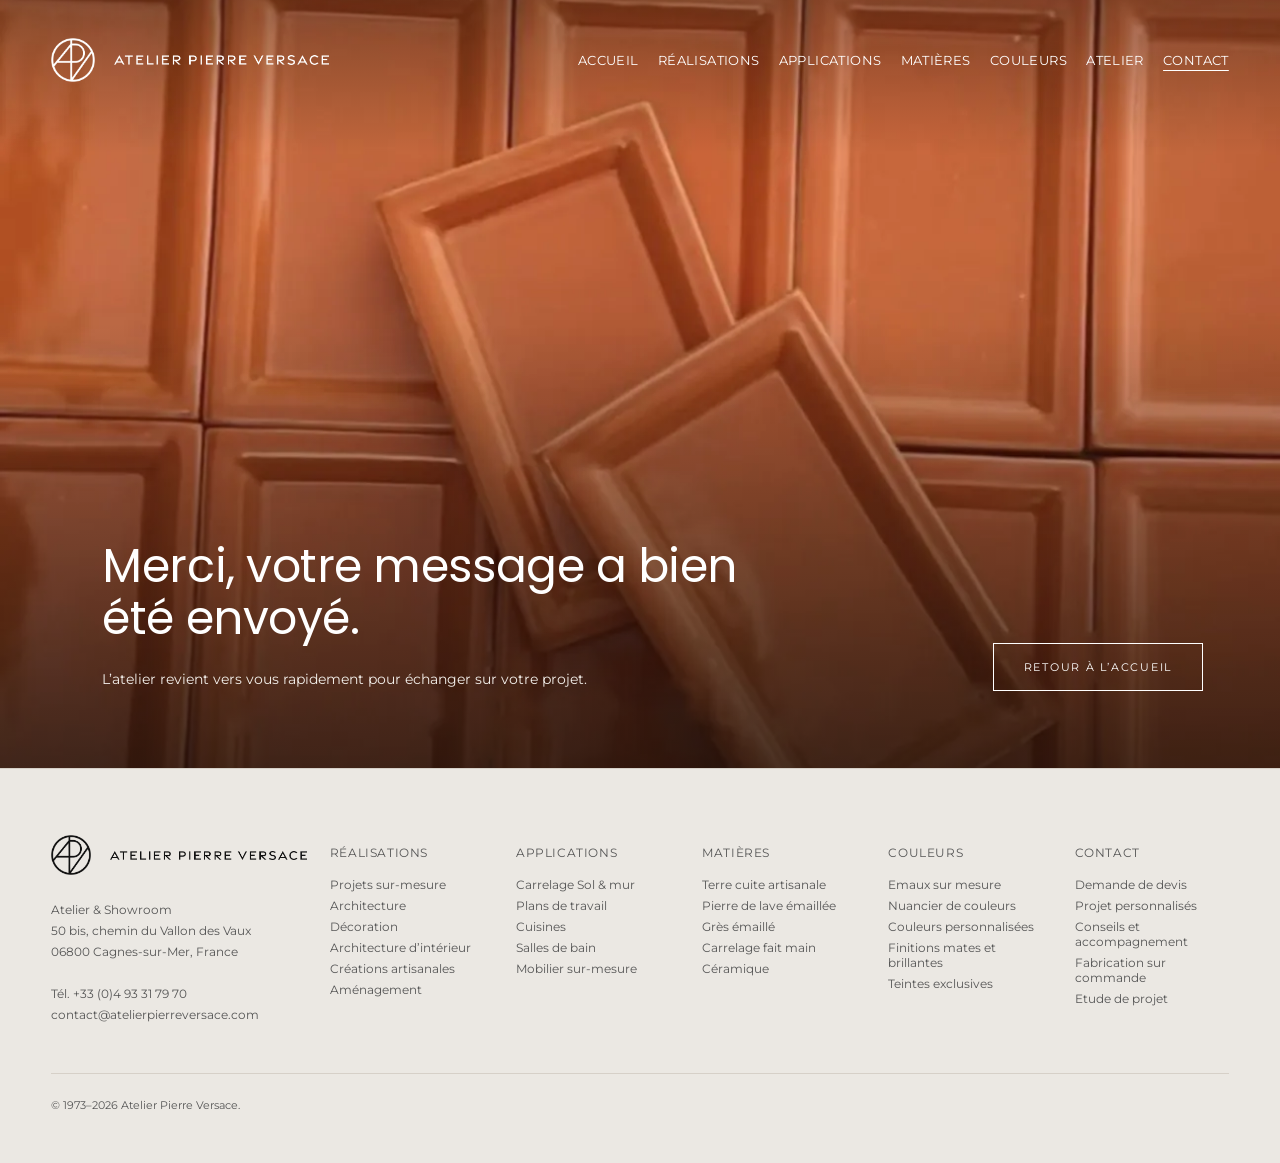
<file: merci/index.html>
<!doctype html>
<html lang="fr">
<head>
<meta charset="utf-8">
<meta name="viewport" content="width=device-width, initial-scale=1">
<title>Merci | Atelier Pierre Versace</title>
<meta name="description" content="L’atelier revient vers vous rapidement pour échanger sur votre projet.">
<link rel="canonical" href="https://www.atelierpierreversace.com/merci/">
<meta name="theme-color" content="#EBE8E3">
<meta name="author" content="Atelier Pierre Versace">
<meta name="geo.region" content="FR-06">
<meta name="geo.placename" content="Cagnes-sur-Mer">
<meta property="og:type" content="website">
<meta property="og:locale" content="fr_FR">
<meta property="og:site_name" content="Atelier Pierre Versace">
<meta property="og:url" content="https://www.atelierpierreversace.com/merci/">
<meta property="og:title" content="Merci | Atelier Pierre Versace">
<meta property="og:description" content="L’atelier revient vers vous rapidement pour échanger sur votre projet.">
<meta property="og:image" content="https://www.atelierpierreversace.com/assets/img/og-atelier-pierre-versace.jpg">
<meta property="og:image:width" content="1200">
<meta property="og:image:height" content="630">
<meta name="twitter:card" content="summary_large_image">
<link rel="icon" href="/favicon.ico" sizes="any">
<link rel="icon" type="image/png" sizes="32x32" href="/favicon-32.png">
<link rel="apple-touch-icon" href="/apple-touch-icon.png">
<link rel="manifest" href="/site.webmanifest">
<link rel="preload" href="/assets/fonts/poppins-400.woff2" as="font" type="font/woff2" crossorigin>
<link rel="preload" href="/assets/fonts/montserrat-400.woff2" as="font" type="font/woff2" crossorigin>
<link rel="stylesheet" href="/assets/css/site.css">
<meta name="robots" content="noindex, follow">
<script type="application/ld+json">
{
 "@context": "https://schema.org",
 "@graph": [
  {
   "@type": [
    "HomeAndConstructionBusiness",
    "LocalBusiness"
   ],
   "@id": "https://www.atelierpierreversace.com/#atelier",
   "name": "Atelier Pierre Versace",
   "url": "https://www.atelierpierreversace.com/",
   "logo": "https://www.atelierpierreversace.com/logo.png",
   "description": "Atelier céramique familial fondé en 1973 : carrelages artisanaux, terre cuite, grès, céramique et lave émaillée sur mesure.",
   "foundingDate": "1973",
   "founder": {
    "@type": "Person",
    "name": "Pierre Versace",
    "jobTitle": "Maître Artisan Céramiste"
   },
   "telephone": "+33 4 93 31 79 70",
   "email": "contact@atelierpierreversace.com",
   "address": {
    "@type": "PostalAddress",
    "streetAddress": "50 bis, chemin du Vallon des Vaux",
    "postalCode": "06800",
    "addressLocality": "Cagnes-sur-Mer",
    "addressRegion": "Provence-Alpes-Côte d'Azur",
    "addressCountry": "FR"
   },
   "areaServed": [
    "Côte d'Azur",
    "France"
   ],
   "award": "Label Entreprise du Patrimoine Vivant (EPV), 2008",
   "knowsAbout": [
    "terre cuite artisanale",
    "grès émaillé",
    "céramique émaillée",
    "pierre de lave émaillée",
    "émaux sur mesure",
    "carrelage fait main"
   ],
   "image": "https://www.atelierpierreversace.com/assets/img/og-atelier-pierre-versace.jpg",
   "sameAs": []
  },
  {
   "@type": "WebSite",
   "@id": "https://www.atelierpierreversace.com/#website",
   "name": "Atelier Pierre Versace",
   "url": "https://www.atelierpierreversace.com/",
   "inLanguage": "fr-FR",
   "publisher": {
    "@id": "https://www.atelierpierreversace.com/#atelier"
   }
  },
  {
   "@type": "WebPage",
   "url": "https://www.atelierpierreversace.com/merci/",
   "name": "Merci | Atelier Pierre Versace",
   "description": "L’atelier revient vers vous rapidement pour échanger sur votre projet.",
   "inLanguage": "fr-FR",
   "isPartOf": {
    "@id": "https://www.atelierpierreversace.com/#website"
   },
   "about": {
    "@id": "https://www.atelierpierreversace.com/#atelier"
   }
  },
  {
   "@type": "BreadcrumbList",
   "itemListElement": [
    {
     "@type": "ListItem",
     "position": 1,
     "name": "Accueil",
     "item": "https://www.atelierpierreversace.com/"
    },
    {
     "@type": "ListItem",
     "position": 2,
     "name": "Contact",
     "item": "https://www.atelierpierreversace.com/merci/"
    }
   ]
  }
 ]
}
</script>
</head>
<body>
<a class="skip" href="#contenu">Aller au contenu</a>
<div class="apv">
<header class="site-h">
<a class="brand" href="/" aria-label="Atelier Pierre Versace, retour à l'accueil">
<img class="mono" src="/assets/img/logo-monogram-white.png" alt="" width="44" height="44">
<img class="word" src="/assets/img/logo-wordmark-white.png" alt="Atelier Pierre Versace" width="210" height="12">
</a>
<nav class="nav" aria-label="Navigation principale"><ul><li><a href="/">Accueil</a></li><li><a href="/realisations/">Réalisations</a></li><li><a href="/applications/">Applications</a></li><li><a href="/matieres/">Matières</a></li><li><a href="/couleurs/">Couleurs</a></li><li><a href="/atelier/">Atelier</a></li><li><a href="/contact/" class="on" aria-current="page">Contact</a></li></ul></nav>
<button class="burger" type="button" aria-label="Ouvrir le menu" aria-expanded="false" aria-controls="menu" data-menu-open><svg width="26" height="26" viewBox="0 0 24 24" fill="none" stroke="currentColor" stroke-width="1.4" aria-hidden="true"><path d="M3 7h18M3 12h18M3 17h18"></path></svg></button>
</header>
<div class="menu" id="menu" role="dialog" aria-modal="true" aria-label="Menu" hidden>
<div class="menu-top">
<a class="brand" href="/" aria-label="Accueil"><img class="mono" src="/assets/img/logo-monogram-white.png" alt="" width="44" height="44"></a>
<button class="burger" style="display: flex" type="button" aria-label="Fermer le menu" data-menu-close><svg width="26" height="26" viewBox="0 0 24 24" fill="none" stroke="currentColor" stroke-width="1.4" aria-hidden="true"><path d="M5 5l14 14M19 5L5 19"></path></svg></button>
</div>
<nav aria-label="Navigation mobile"><ul><li><a href="/">Accueil</a></li><li><a href="/realisations/">Réalisations</a></li><li><a href="/applications/">Applications</a></li><li><a href="/matieres/">Matières</a></li><li><a href="/couleurs/">Couleurs</a></li><li><a href="/atelier/">Atelier</a></li><li><a href="/contact/" class="on" aria-current="page">Contact</a></li></ul></nav>
<p>50 bis, chemin du Vallon des Vaux, 06800 Cagnes-sur-Mer<br><a href="tel:+33493317970">+33 (0)4 93 31 79 70</a></p>
</div>
<main id="contenu">
<section class="hero" style="height: clamp(560px,60vw,820px)" aria-labelledby="hero-t">
<img class="bg" src="/assets/img/carreaux-emailles-terre-cuite-relief-1296.webp" alt="" width="1296" height="1840">
<div class="shade" aria-hidden="true"></div>
<div class="copy"><div class="txt"><h1 class="h" id="hero-t">Merci, votre message a bien été envoyé.</h1><p>L’atelier revient vers vous rapidement pour échanger sur votre projet.</p></div>
<a class="btn" href="/">Retour à l’accueil</a></div>
</section>
</main>
<footer class="site-f">
<div class="f-grid">
<div class="f-brand">
<a class="brand" href="/" aria-label="Atelier Pierre Versace, accueil">
<img class="mono" src="/assets/img/logo-monogram-black.png" alt="Monogramme Atelier Pierre Versace" width="40" height="40">
<img class="word" src="/assets/img/logo-wordmark-black.png" alt="Atelier Pierre Versace" width="192" height="11">
</a>
<address>Atelier &amp; Showroom<br>50 bis, chemin du Vallon des Vaux<br>06800 Cagnes-sur-Mer, France<br><br>Tél. <a href="tel:+33493317970">+33 (0)4 93 31 79 70</a><br><a href="mailto:contact@atelierpierreversace.com">contact@atelierpierreversace.com</a></address>
</div>
<div class="f-col"><h3>Réalisations</h3><ul><li><a href="/realisations/">Projets sur-mesure</a></li><li><a href="/realisations/">Architecture</a></li><li><a href="/realisations/">Décoration</a></li><li><a href="/realisations/">Architecture d’intérieur</a></li><li><a href="/realisations/">Créations artisanales</a></li><li><a href="/realisations/">Aménagement</a></li></ul></div>
<div class="f-col"><h3>Applications</h3><ul><li><a href="/applications/">Carrelage Sol &amp; mur</a></li><li><a href="/applications/">Plans de travail</a></li><li><a href="/applications/">Cuisines</a></li><li><a href="/applications/">Salles de bain</a></li><li><a href="/applications/">Mobilier sur-mesure</a></li></ul></div>
<div class="f-col"><h3>Matières</h3><ul><li><a href="/matieres/">Terre cuite artisanale</a></li><li><a href="/matieres/">Pierre de lave émaillée</a></li><li><a href="/matieres/">Grès émaillé</a></li><li><a href="/matieres/">Carrelage fait main</a></li><li><a href="/matieres/">Céramique</a></li></ul></div>
<div class="f-col"><h3>Couleurs</h3><ul><li><a href="/couleurs/">Emaux sur mesure</a></li><li><a href="/couleurs/">Nuancier de couleurs</a></li><li><a href="/couleurs/">Couleurs personnalisées</a></li><li><a href="/couleurs/">Finitions mates et brillantes</a></li><li><a href="/couleurs/">Teintes exclusives</a></li></ul></div>
<div class="f-col"><h3>Contact</h3><ul><li><a href="/contact/">Demande de devis</a></li><li><a href="/contact/">Projet personnalisés</a></li><li><a href="/contact/">Conseils et accompagnement</a></li><li><a href="/contact/">Fabrication sur commande</a></li><li><a href="/contact/">Etude de projet</a></li></ul></div>
</div>
<p class="f-bot">© 1973–2026 Atelier Pierre Versace.</p>
</footer>
</div>
<script src="/assets/js/main.js" defer></script>
</body>
</html>
</file>
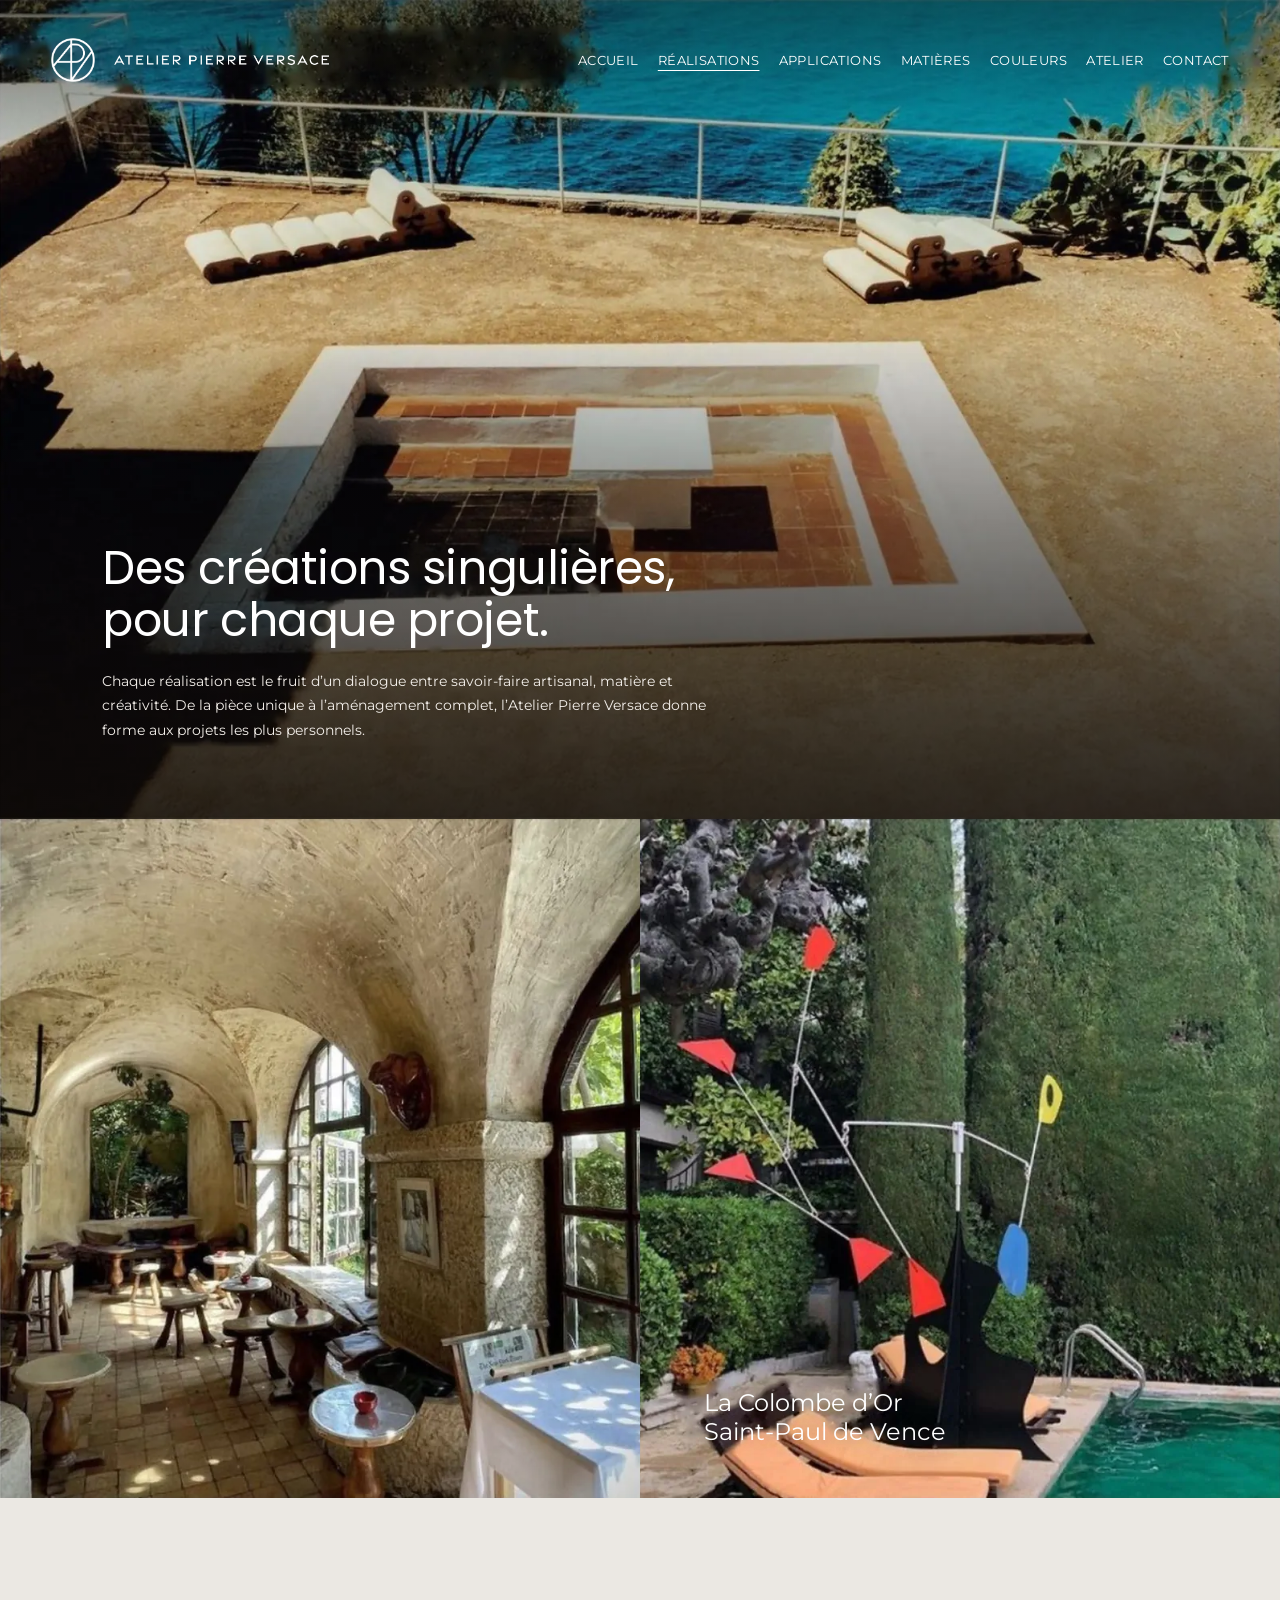
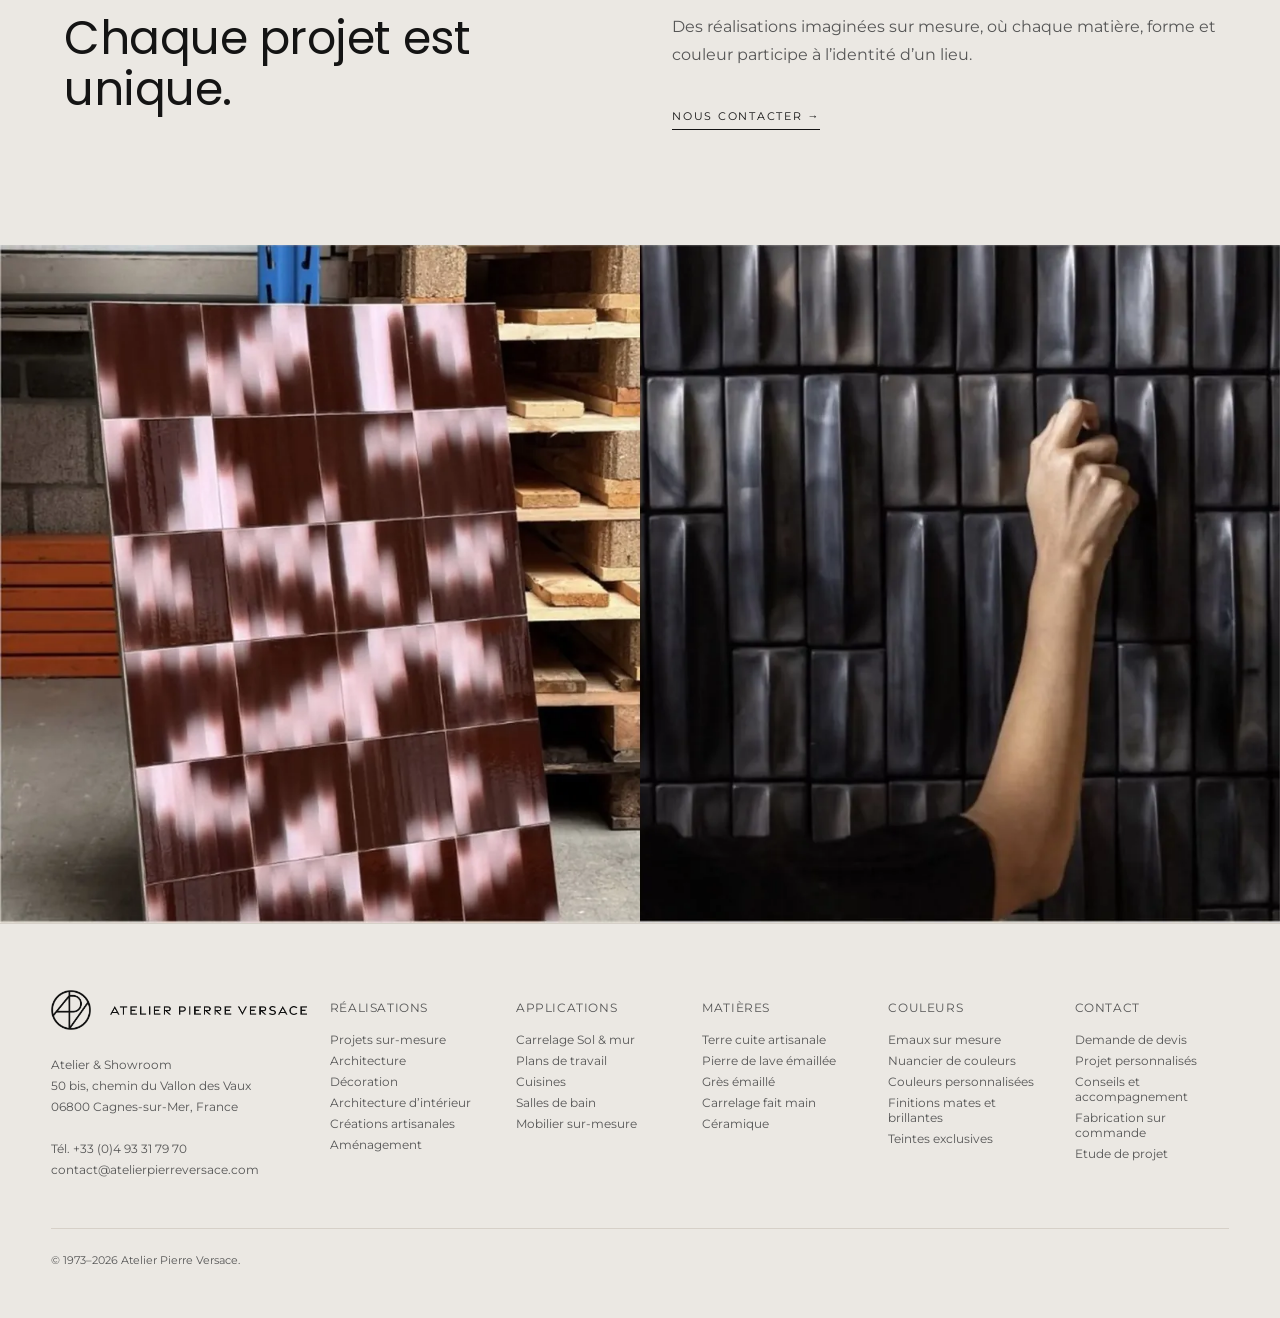
<file: realisations/index.html>
<!doctype html>
<html lang="fr">
<head>
<meta charset="utf-8">
<meta name="viewport" content="width=device-width, initial-scale=1">
<title>Réalisations sur mesure | Atelier Pierre Versace</title>
<meta name="description" content="Projets sur mesure de l'Atelier Pierre Versace sur la Côte d'Azur : carrelages, piscines, terrasses, décors et pièces uniques en céramique et lave émaillée, dont La Colombe d'Or à Saint-Paul de Vence.">
<link rel="canonical" href="https://www.atelierpierreversace.com/realisations/">
<meta name="robots" content="index, follow, max-image-preview:large">
<meta name="theme-color" content="#EBE8E3">
<meta name="author" content="Atelier Pierre Versace">
<meta name="geo.region" content="FR-06">
<meta name="geo.placename" content="Cagnes-sur-Mer">
<meta property="og:type" content="website">
<meta property="og:locale" content="fr_FR">
<meta property="og:site_name" content="Atelier Pierre Versace">
<meta property="og:url" content="https://www.atelierpierreversace.com/realisations/">
<meta property="og:title" content="Réalisations sur mesure | Atelier Pierre Versace">
<meta property="og:description" content="Projets sur mesure de l'Atelier Pierre Versace sur la Côte d'Azur : carrelages, piscines, terrasses, décors et pièces uniques en céramique et lave émaillée, dont La Colombe d'Or à Saint-Paul de Vence.">
<meta property="og:image" content="https://www.atelierpierreversace.com/assets/img/og-atelier-pierre-versace.jpg">
<meta property="og:image:width" content="1200">
<meta property="og:image:height" content="630">
<meta name="twitter:card" content="summary_large_image">
<link rel="icon" href="/favicon.ico" sizes="any">
<link rel="icon" type="image/png" sizes="32x32" href="/favicon-32.png">
<link rel="apple-touch-icon" href="/apple-touch-icon.png">
<link rel="manifest" href="/site.webmanifest">
<link rel="preload" href="/assets/fonts/poppins-400.woff2" as="font" type="font/woff2" crossorigin>
<link rel="preload" href="/assets/fonts/montserrat-400.woff2" as="font" type="font/woff2" crossorigin>
<link rel="stylesheet" href="/assets/css/site.css">
<script type="application/ld+json">
{
 "@context": "https://schema.org",
 "@graph": [
  {
   "@type": [
    "HomeAndConstructionBusiness",
    "LocalBusiness"
   ],
   "@id": "https://www.atelierpierreversace.com/#atelier",
   "name": "Atelier Pierre Versace",
   "url": "https://www.atelierpierreversace.com/",
   "logo": "https://www.atelierpierreversace.com/logo.png",
   "description": "Atelier céramique familial fondé en 1973 : carrelages artisanaux, terre cuite, grès, céramique et lave émaillée sur mesure.",
   "foundingDate": "1973",
   "founder": {
    "@type": "Person",
    "name": "Pierre Versace",
    "jobTitle": "Maître Artisan Céramiste"
   },
   "telephone": "+33 4 93 31 79 70",
   "email": "contact@atelierpierreversace.com",
   "address": {
    "@type": "PostalAddress",
    "streetAddress": "50 bis, chemin du Vallon des Vaux",
    "postalCode": "06800",
    "addressLocality": "Cagnes-sur-Mer",
    "addressRegion": "Provence-Alpes-Côte d'Azur",
    "addressCountry": "FR"
   },
   "areaServed": [
    "Côte d'Azur",
    "France"
   ],
   "award": "Label Entreprise du Patrimoine Vivant (EPV), 2008",
   "knowsAbout": [
    "terre cuite artisanale",
    "grès émaillé",
    "céramique émaillée",
    "pierre de lave émaillée",
    "émaux sur mesure",
    "carrelage fait main"
   ],
   "image": "https://www.atelierpierreversace.com/assets/img/og-atelier-pierre-versace.jpg",
   "sameAs": []
  },
  {
   "@type": "WebSite",
   "@id": "https://www.atelierpierreversace.com/#website",
   "name": "Atelier Pierre Versace",
   "url": "https://www.atelierpierreversace.com/",
   "inLanguage": "fr-FR",
   "publisher": {
    "@id": "https://www.atelierpierreversace.com/#atelier"
   }
  },
  {
   "@type": "WebPage",
   "url": "https://www.atelierpierreversace.com/realisations/",
   "name": "Réalisations sur mesure | Atelier Pierre Versace",
   "description": "Projets sur mesure de l'Atelier Pierre Versace sur la Côte d'Azur : carrelages, piscines, terrasses, décors et pièces uniques en céramique et lave émaillée, dont La Colombe d'Or à Saint-Paul de Vence.",
   "inLanguage": "fr-FR",
   "isPartOf": {
    "@id": "https://www.atelierpierreversace.com/#website"
   },
   "about": {
    "@id": "https://www.atelierpierreversace.com/#atelier"
   }
  },
  {
   "@type": "BreadcrumbList",
   "itemListElement": [
    {
     "@type": "ListItem",
     "position": 1,
     "name": "Accueil",
     "item": "https://www.atelierpierreversace.com/"
    },
    {
     "@type": "ListItem",
     "position": 2,
     "name": "Réalisations",
     "item": "https://www.atelierpierreversace.com/realisations/"
    }
   ]
  }
 ]
}
</script>
</head>
<body>
<a class="skip" href="#contenu">Aller au contenu</a>
<div class="apv">
<header class="site-h">
<a class="brand" href="/" aria-label="Atelier Pierre Versace, retour à l'accueil">
<img class="mono" src="/assets/img/logo-monogram-white.png" alt="" width="44" height="44">
<img class="word" src="/assets/img/logo-wordmark-white.png" alt="Atelier Pierre Versace" width="210" height="12">
</a>
<nav class="nav" aria-label="Navigation principale"><ul><li><a href="/">Accueil</a></li><li><a href="/realisations/" class="on" aria-current="page">Réalisations</a></li><li><a href="/applications/">Applications</a></li><li><a href="/matieres/">Matières</a></li><li><a href="/couleurs/">Couleurs</a></li><li><a href="/atelier/">Atelier</a></li><li><a href="/contact/">Contact</a></li></ul></nav>
<button class="burger" type="button" aria-label="Ouvrir le menu" aria-expanded="false" aria-controls="menu" data-menu-open><svg width="26" height="26" viewBox="0 0 24 24" fill="none" stroke="currentColor" stroke-width="1.4" aria-hidden="true"><path d="M3 7h18M3 12h18M3 17h18"></path></svg></button>
</header>
<div class="menu" id="menu" role="dialog" aria-modal="true" aria-label="Menu" hidden>
<div class="menu-top">
<a class="brand" href="/" aria-label="Accueil"><img class="mono" src="/assets/img/logo-monogram-white.png" alt="" width="44" height="44"></a>
<button class="burger" style="display: flex" type="button" aria-label="Fermer le menu" data-menu-close><svg width="26" height="26" viewBox="0 0 24 24" fill="none" stroke="currentColor" stroke-width="1.4" aria-hidden="true"><path d="M5 5l14 14M19 5L5 19"></path></svg></button>
</div>
<nav aria-label="Navigation mobile"><ul><li><a href="/">Accueil</a></li><li><a href="/realisations/" class="on" aria-current="page">Réalisations</a></li><li><a href="/applications/">Applications</a></li><li><a href="/matieres/">Matières</a></li><li><a href="/couleurs/">Couleurs</a></li><li><a href="/atelier/">Atelier</a></li><li><a href="/contact/">Contact</a></li></ul></nav>
<p>50 bis, chemin du Vallon des Vaux, 06800 Cagnes-sur-Mer<br><a href="tel:+33493317970">+33 (0)4 93 31 79 70</a></p>
</div>
<main id="contenu">
<section class="hero" style="height: clamp(560px,64vw,920px)" aria-labelledby="hero-t">
<img class="bg" src="/assets/img/realisation-bassin-terre-cuite-cote-d-azur-2000.webp" srcset="/assets/img/realisation-bassin-terre-cuite-cote-d-azur-800.webp 800w, /assets/img/realisation-bassin-terre-cuite-cote-d-azur-1600.webp 1600w, /assets/img/realisation-bassin-terre-cuite-cote-d-azur-2000.webp 2000w" sizes="100vw" width="2356" height="1504" decoding="async" alt="Bassin géométrique en carreaux de terre cuite et lave émaillée sur une terrasse en bord de mer" fetchpriority="high">
<div class="shade" aria-hidden="true"></div>
<div class="copy"><div class="txt"><h1 class="h" id="hero-t">Des créations singulières,<br>pour chaque projet.</h1>
<p>Chaque réalisation est le fruit d’un dialogue entre savoir-faire artisanal, matière et créativité. De la pièce unique à l’aménagement complet, l’Atelier Pierre Versace donne forme aux projets les plus personnels.</p></div></div>
</section>

<section class="split" aria-label="Projets">
<figure class="media" style="height: clamp(380px,53vw,760px)"><img src="/assets/img/salle-voutee-sol-tomettes-terre-cuite-1176.webp" srcset="/assets/img/salle-voutee-sol-tomettes-terre-cuite-800.webp 800w, /assets/img/salle-voutee-sol-tomettes-terre-cuite-1176.webp 1176w" sizes="(max-width: 1020px) 100vw, 50vw" width="1176" height="1242" decoding="async" alt="Salle voûtée en pierre avec sol en tomettes de terre cuite et tables rondes" loading="lazy"></figure>
<figure class="media" style="height: clamp(380px,53vw,760px)"><img src="/assets/img/la-colombe-d-or-saint-paul-de-vence-1178.webp" srcset="/assets/img/la-colombe-d-or-saint-paul-de-vence-800.webp 800w, /assets/img/la-colombe-d-or-saint-paul-de-vence-1178.webp 1178w" sizes="(max-width: 1020px) 100vw, 50vw" width="1178" height="1242" decoding="async" alt="Jardin et piscine de La Colombe d’Or à Saint-Paul de Vence avec mobile coloré" loading="lazy">
<figcaption class="cap">La Colombe d’Or<br>Saint-Paul de Vence</figcaption></figure>
</section>

<section class="band" aria-labelledby="unique-t">
<h2 class="h" id="unique-t" style="font-size: clamp(34px,3.6vw,54px)">Chaque projet est unique.</h2>
<div><p class="muted" style="font-size: clamp(15px,1.25vw,18px)">Des réalisations imaginées sur mesure, où chaque matière, forme et couleur participe à l’identité d’un lieu.</p>
<a class="lnk" href="/contact/">Nous contacter →</a></div>
</section>

<section class="split" aria-label="Détails de fabrication">
<figure class="media" style="height: clamp(380px,53vw,760px)"><img src="/assets/img/panneau-carreaux-emailles-bordeaux-flammes-1176.webp" srcset="/assets/img/panneau-carreaux-emailles-bordeaux-flammes-800.webp 800w, /assets/img/panneau-carreaux-emailles-bordeaux-flammes-1176.webp 1176w" sizes="(max-width: 1020px) 100vw, 50vw" width="1176" height="1246" decoding="async" alt="Panneau de carreaux émaillés bordeaux et rose à l’effet flammé, appuyé dans l’atelier" loading="lazy"></figure>
<figure class="media" style="height: clamp(380px,53vw,760px)"><img src="/assets/img/mur-carreaux-relief-emailles-noirs-1178.webp" srcset="/assets/img/mur-carreaux-relief-emailles-noirs-800.webp 800w, /assets/img/mur-carreaux-relief-emailles-noirs-1178.webp 1178w" sizes="(max-width: 1020px) 100vw, 50vw" width="1178" height="1246" decoding="async" alt="Mur de carreaux en relief émaillés noirs, une main posée sur la surface" loading="lazy"></figure>
</section>
</main>
<footer class="site-f">
<div class="f-grid">
<div class="f-brand">
<a class="brand" href="/" aria-label="Atelier Pierre Versace, accueil">
<img class="mono" src="/assets/img/logo-monogram-black.png" alt="Monogramme Atelier Pierre Versace" width="40" height="40">
<img class="word" src="/assets/img/logo-wordmark-black.png" alt="Atelier Pierre Versace" width="192" height="11">
</a>
<address>Atelier &amp; Showroom<br>50 bis, chemin du Vallon des Vaux<br>06800 Cagnes-sur-Mer, France<br><br>Tél. <a href="tel:+33493317970">+33 (0)4 93 31 79 70</a><br><a href="mailto:contact@atelierpierreversace.com">contact@atelierpierreversace.com</a></address>
</div>
<div class="f-col"><h3>Réalisations</h3><ul><li><a href="/realisations/">Projets sur-mesure</a></li><li><a href="/realisations/">Architecture</a></li><li><a href="/realisations/">Décoration</a></li><li><a href="/realisations/">Architecture d’intérieur</a></li><li><a href="/realisations/">Créations artisanales</a></li><li><a href="/realisations/">Aménagement</a></li></ul></div>
<div class="f-col"><h3>Applications</h3><ul><li><a href="/applications/">Carrelage Sol &amp; mur</a></li><li><a href="/applications/">Plans de travail</a></li><li><a href="/applications/">Cuisines</a></li><li><a href="/applications/">Salles de bain</a></li><li><a href="/applications/">Mobilier sur-mesure</a></li></ul></div>
<div class="f-col"><h3>Matières</h3><ul><li><a href="/matieres/">Terre cuite artisanale</a></li><li><a href="/matieres/">Pierre de lave émaillée</a></li><li><a href="/matieres/">Grès émaillé</a></li><li><a href="/matieres/">Carrelage fait main</a></li><li><a href="/matieres/">Céramique</a></li></ul></div>
<div class="f-col"><h3>Couleurs</h3><ul><li><a href="/couleurs/">Emaux sur mesure</a></li><li><a href="/couleurs/">Nuancier de couleurs</a></li><li><a href="/couleurs/">Couleurs personnalisées</a></li><li><a href="/couleurs/">Finitions mates et brillantes</a></li><li><a href="/couleurs/">Teintes exclusives</a></li></ul></div>
<div class="f-col"><h3>Contact</h3><ul><li><a href="/contact/">Demande de devis</a></li><li><a href="/contact/">Projet personnalisés</a></li><li><a href="/contact/">Conseils et accompagnement</a></li><li><a href="/contact/">Fabrication sur commande</a></li><li><a href="/contact/">Etude de projet</a></li></ul></div>
</div>
<p class="f-bot">© 1973–2026 Atelier Pierre Versace.</p>
</footer>
</div>
<script src="/assets/js/main.js" defer></script>
</body>
</html>
</file>
<file: assets/css/site.css>
@font-face{font-family:'Poppins';font-style:normal;font-weight:400;font-display:swap;src:url(/assets/fonts/poppins-400.woff2) format('woff2')}
@font-face{font-family:'Poppins';font-style:normal;font-weight:500;font-display:swap;src:url(/assets/fonts/poppins-500.woff2) format('woff2')}
@font-face{font-family:'Montserrat';font-style:normal;font-weight:300;font-display:swap;src:url(/assets/fonts/montserrat-300.woff2) format('woff2')}
@font-face{font-family:'Montserrat';font-style:normal;font-weight:400;font-display:swap;src:url(/assets/fonts/montserrat-400.woff2) format('woff2')}
@font-face{font-family:'Montserrat';font-style:normal;font-weight:500;font-display:swap;src:url(/assets/fonts/montserrat-500.woff2) format('woff2')}

body{margin:0;background:#EBE8E3}
a{color:inherit}a:hover{color:#7A4A32}
.apv{position:relative;background:#EBE8E3;color:#141414;font-family:'Montserrat',Helvetica,Arial,sans-serif;font-weight:400;-webkit-font-smoothing:antialiased;overflow-x:hidden}
.apv *{box-sizing:border-box}
.h{font-family:'Poppins',Helvetica,Arial,sans-serif;font-weight:400;letter-spacing:-.01em;margin:0;line-height:1.12}
.site-h{position:absolute;top:0;left:0;right:0;z-index:5;display:flex;align-items:center;justify-content:space-between;gap:24px;padding:clamp(22px,3vw,44px) clamp(20px,4vw,56px)}
.brand{display:flex;align-items:center;gap:18px;text-decoration:none;min-height:44px}
.brand .mono{height:44px;width:auto;display:block}
.brand .word{height:12px;width:auto;display:block}
.nav ul{display:flex;gap:clamp(12px,1.5vw,24px);list-style:none;margin:0;padding:0}
.nav a{display:inline-block;padding:12px 0;font-size:13px;letter-spacing:.03em;text-transform:uppercase;text-decoration:none;color:#fff}
.nav a:hover{color:#fff;opacity:.7}
.nav a.on{text-decoration:underline;text-underline-offset:5px;text-decoration-thickness:1px}
.on-light .nav a,.on-light .nav a:hover{color:#141414}
.burger{display:none;align-items:center;justify-content:center;width:48px;height:48px;padding:0;border:0;background:transparent;color:#fff;cursor:pointer}
.menu{position:fixed;inset:0;z-index:20;background:#1E1A17;color:#fff;display:flex;flex-direction:column;padding:24px 24px 40px}
.menu-top{display:flex;justify-content:space-between;align-items:center}
.menu ul{list-style:none;margin:48px 0 0;padding:0;display:flex;flex-direction:column;gap:4px}
.menu ul a{display:block;padding:12px 0;font-family:'Poppins',sans-serif;font-size:30px;color:#fff;text-decoration:none}
.menu ul a.on{text-decoration:underline;text-underline-offset:6px;text-decoration-thickness:1px}
.menu p{margin:auto 0 0;font-size:13px;line-height:1.8;color:#D9D2CA}
.menu p a{color:#fff}
.hero{position:relative;height:clamp(560px,62vw,900px);overflow:hidden;color:#fff;background:#3A2E27}
.hero .bg{position:absolute;inset:0;width:100%;height:100%;object-fit:cover;display:block}
.hero .duo{position:absolute;inset:0;display:grid;grid-template-columns:repeat(2,minmax(0,1fr))}
.hero .duo img{width:100%;height:100%;object-fit:cover;display:block}
.shade{position:absolute;inset:0;background:linear-gradient(180deg,rgba(20,14,10,.35) 0%,rgba(20,14,10,0) 20%,rgba(20,14,10,0) 42%,rgba(20,14,10,.6) 100%)}
.copy{position:absolute;left:clamp(20px,8vw,112px);right:clamp(20px,6vw,80px);bottom:clamp(40px,6vw,88px);display:flex;align-items:flex-end;justify-content:space-between;gap:32px;flex-wrap:wrap}
.copy .txt{max-width:640px}
.copy h1,.copy h2{font-size:clamp(32px,3.6vw,54px);color:#fff}
.copy p{margin:22px 0 0;font-size:clamp(14px,1.1vw,16px);line-height:1.75;color:#F3EFEA;font-weight:400}
.btn{display:inline-flex;align-items:center;justify-content:center;min-height:48px;padding:0 30px;border:1px solid currentColor;font-size:11px;letter-spacing:.16em;text-transform:uppercase;text-decoration:none;color:#fff;background:transparent;font-family:'Montserrat',sans-serif;cursor:pointer;white-space:nowrap}
.btn:hover{background:#fff;color:#141414}
.btn.dk{color:#141414}.btn.dk:hover{background:#141414;color:#fff}
.lnk{display:inline-block;margin-top:28px;padding:12px 0 6px;border-bottom:1px solid currentColor;font-size:11px;letter-spacing:.16em;text-transform:uppercase;text-decoration:none;color:#141414}
.muted{color:#565656;line-height:1.75;font-size:clamp(14px,1.1vw,16px)}
.split{display:grid;grid-template-columns:repeat(2,minmax(0,1fr))}
.media{position:relative;overflow:hidden;margin:0;background:#CFC8BF}
.media img{width:100%;height:100%;object-fit:cover;display:block}
.cap{position:absolute;left:clamp(20px,5vw,72px);bottom:clamp(28px,4vw,64px);right:24px;color:#fff;font-family:'Montserrat',sans-serif;font-size:clamp(18px,1.9vw,28px);line-height:1.2;text-shadow:0 1px 18px rgba(0,0,0,.35)}
.band{display:grid;grid-template-columns:repeat(2,minmax(0,1fr));gap:clamp(32px,5vw,80px);align-items:start;padding:clamp(72px,9vw,150px) clamp(20px,5vw,72px)}
.band h2{font-size:clamp(28px,2.6vw,40px)}
.band .muted{margin:0}
.full{position:relative;height:clamp(520px,54vw,780px);overflow:hidden;color:#fff;background:#2B2420}
.full .bg{position:absolute;inset:0;width:100%;height:100%;object-fit:cover}
.site-f{padding:clamp(48px,5vw,72px) clamp(20px,4vw,56px) 40px;border-top:1px solid #D6D0C8;background:#EBE8E3}
.f-grid{display:grid;grid-template-columns:1.6fr repeat(5,minmax(0,1fr));gap:32px}
.f-brand .brand .mono{height:40px}
.f-brand .brand .word{height:11px}
.f-brand address{margin-top:22px;font-style:normal;font-size:12px;line-height:1.75;color:#565656}
.f-brand address a{text-decoration:none;color:#565656}
.f-col h3{margin:12px 0 14px;font-family:'Montserrat',sans-serif;font-size:12px;font-weight:400;letter-spacing:.05em;text-transform:uppercase;color:#565656}
.f-col ul{list-style:none;margin:0;padding:0;display:flex;flex-direction:column}
.f-col a{display:block;padding:3px 0;font-size:12px;color:#565656;text-decoration:none}
.f-col a:hover{color:#141414}
.f-bot{margin-top:48px;padding-top:24px;border-top:1px solid #D6D0C8;font-size:11px;color:#565656}
.sw{display:grid;grid-template-columns:repeat(6,minmax(0,1fr));list-style:none;margin:0;padding:0}
.cgrid{display:grid;grid-template-columns:minmax(0,0.9fr) minmax(0,1.1fr)}
.two{display:grid;grid-template-columns:repeat(2,minmax(0,1fr));gap:20px}
.addr{display:grid;grid-template-columns:minmax(0,0.7fr) minmax(0,1.1fr) minmax(0,1.2fr);gap:32px}
@media (max-width:1020px){.sw{grid-template-columns:repeat(3,minmax(0,1fr))}.cgrid,.addr{grid-template-columns:minmax(0,1fr)}.app-r{display:flex!important;flex-direction:column-reverse}}
@media (max-width:600px){.sw{grid-template-columns:repeat(2,minmax(0,1fr))}.tri{grid-template-columns:minmax(0,1fr)!important}.two{grid-template-columns:minmax(0,1fr)}}
@media (max-width:1020px){
 .nav{display:none}.burger{display:flex}
 .split,.band{grid-template-columns:minmax(0,1fr)!important}
 .f-grid{grid-template-columns:repeat(2,minmax(0,1fr))}
 .f-brand{grid-column:1/-1}
 .f-col a{padding:8px 0}
}
@media (max-width:600px){
 .brand .word{display:none}
 .hero .duo{grid-template-columns:minmax(0,1fr)}
 .hero .duo img+img{display:none}
 .copy{flex-direction:column;align-items:flex-start}
}

html{scroll-behavior:smooth}
img{max-width:100%}
.skip{position:absolute;left:-9999px;top:8px;z-index:50;background:#141414;color:#fff;padding:12px 18px;font-size:14px}
.skip:focus{left:8px}
:focus-visible{outline:2px solid #A7552F;outline-offset:3px}
.menu[hidden]{display:none}
body.menu-open{overflow:hidden}
.vh{position:absolute!important;width:1px;height:1px;overflow:hidden;clip:rect(0 0 0 0);white-space:nowrap}
@media (prefers-reduced-motion:reduce){html{scroll-behavior:auto}}
</file>
